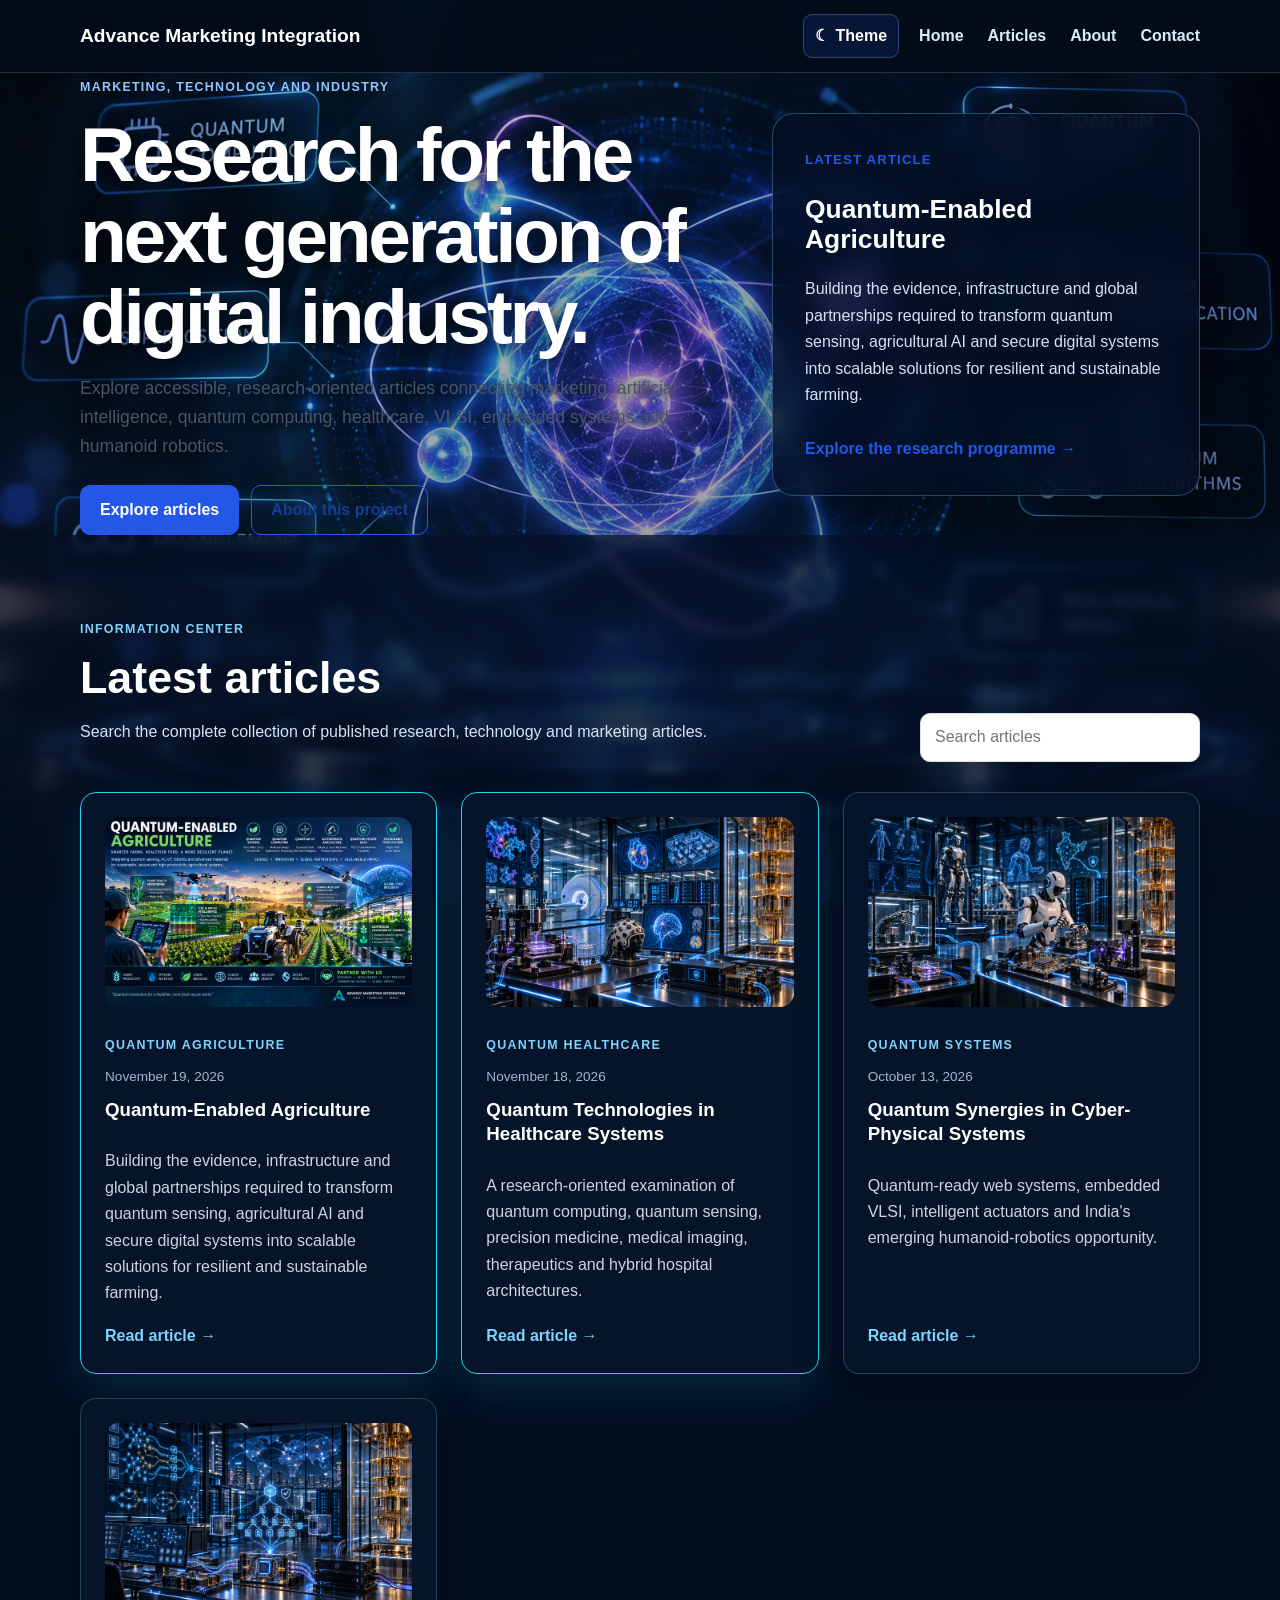
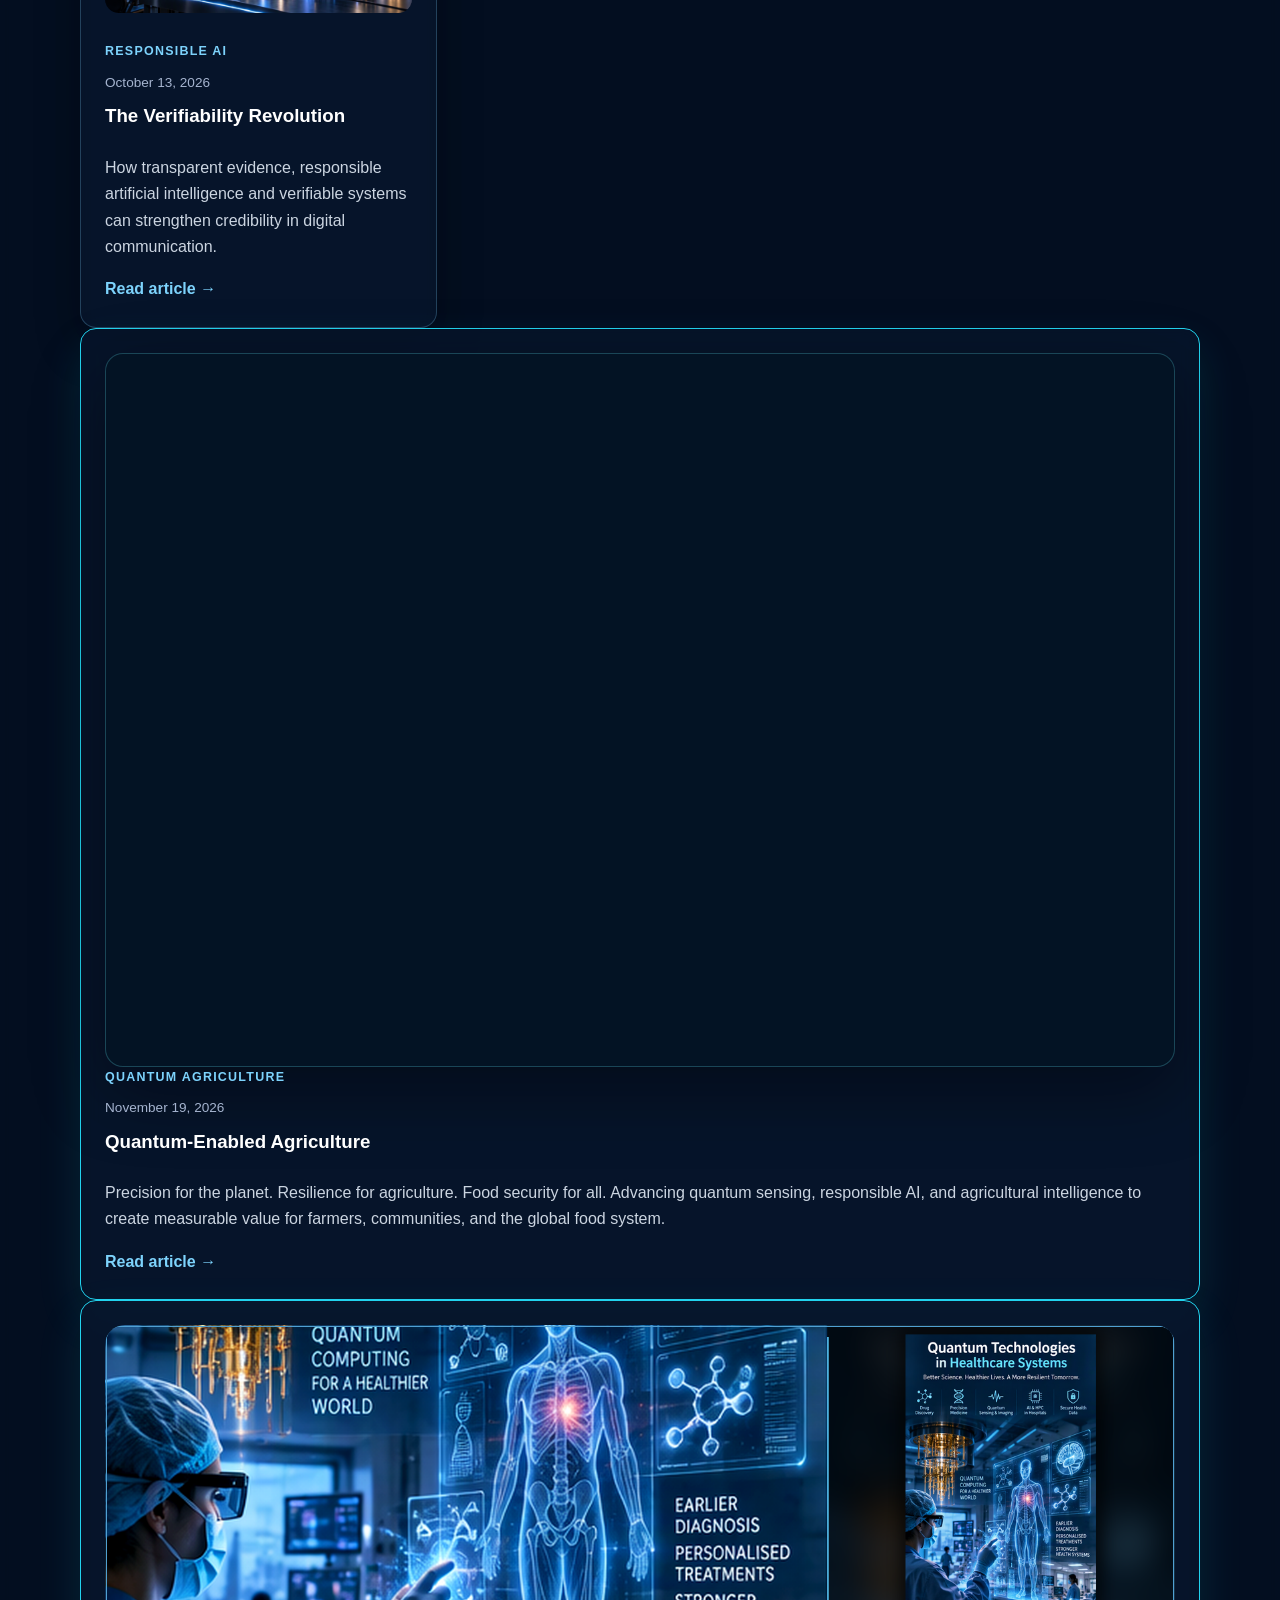
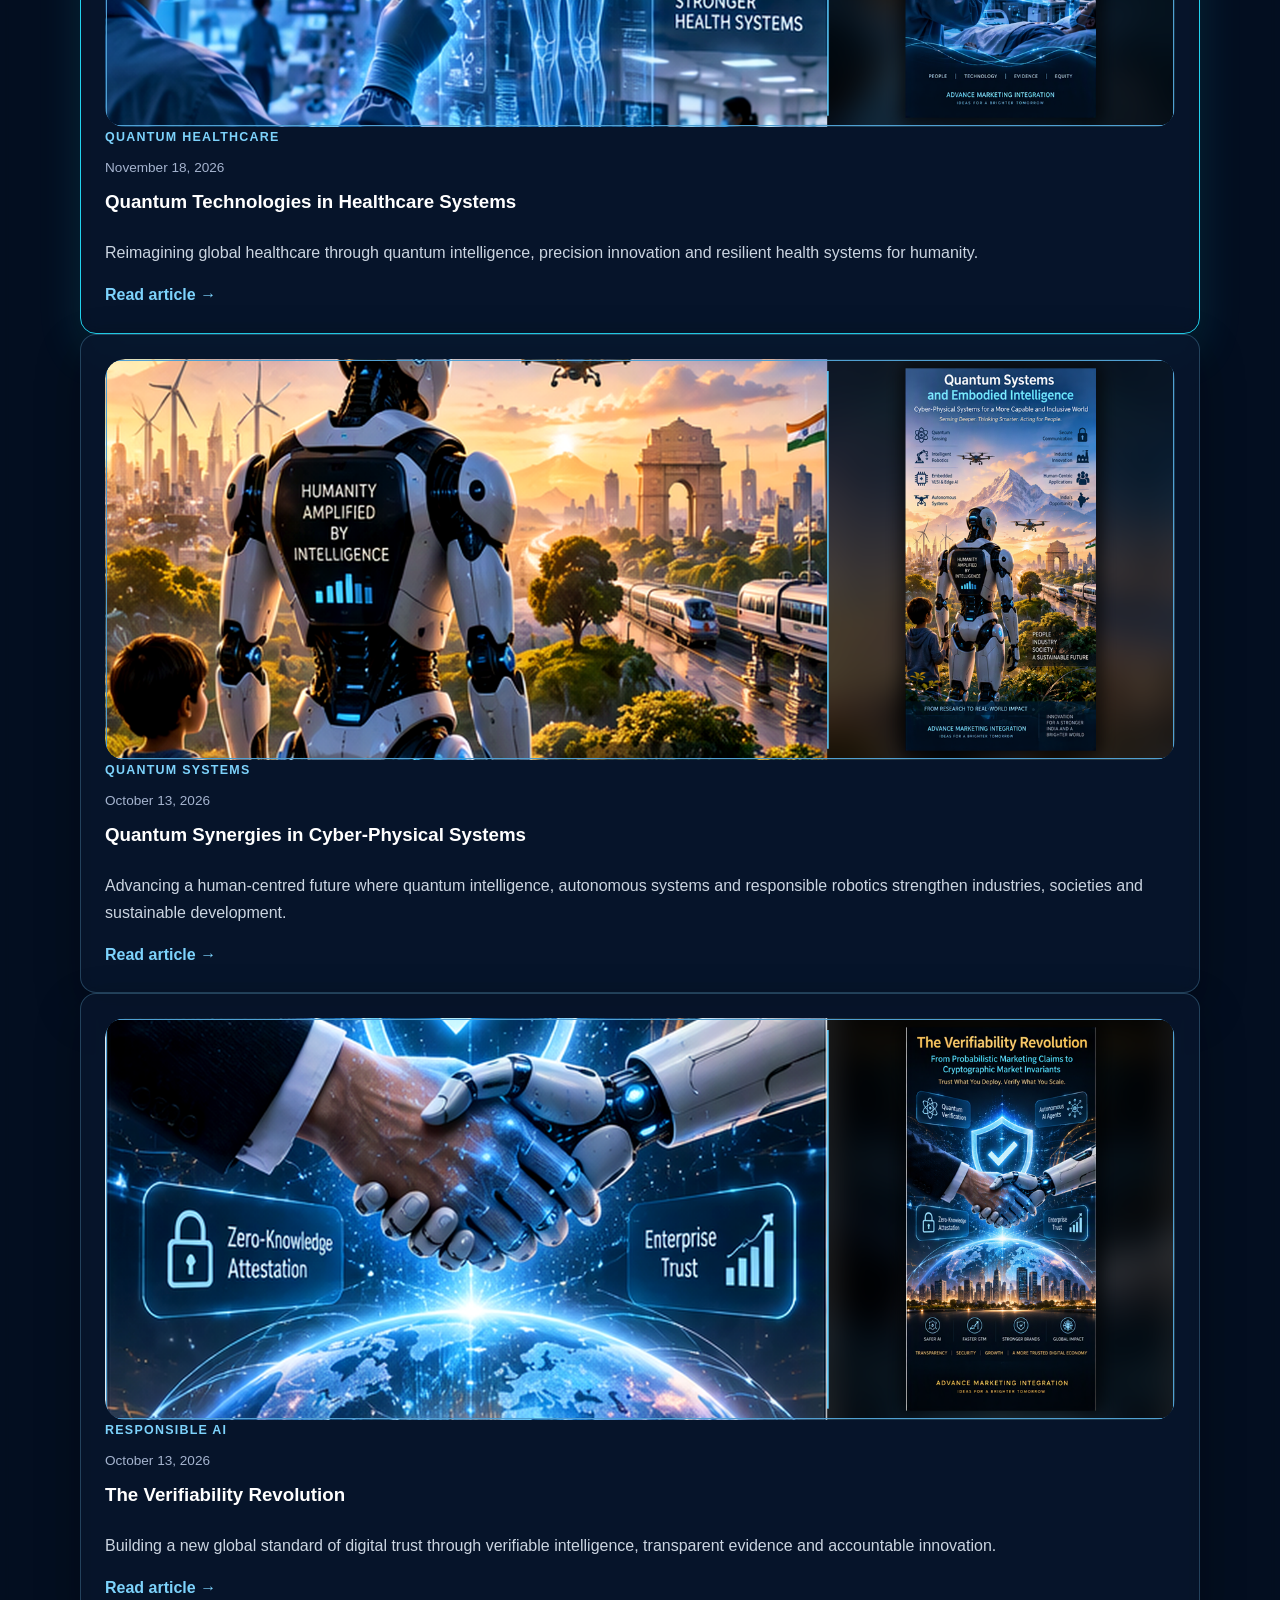
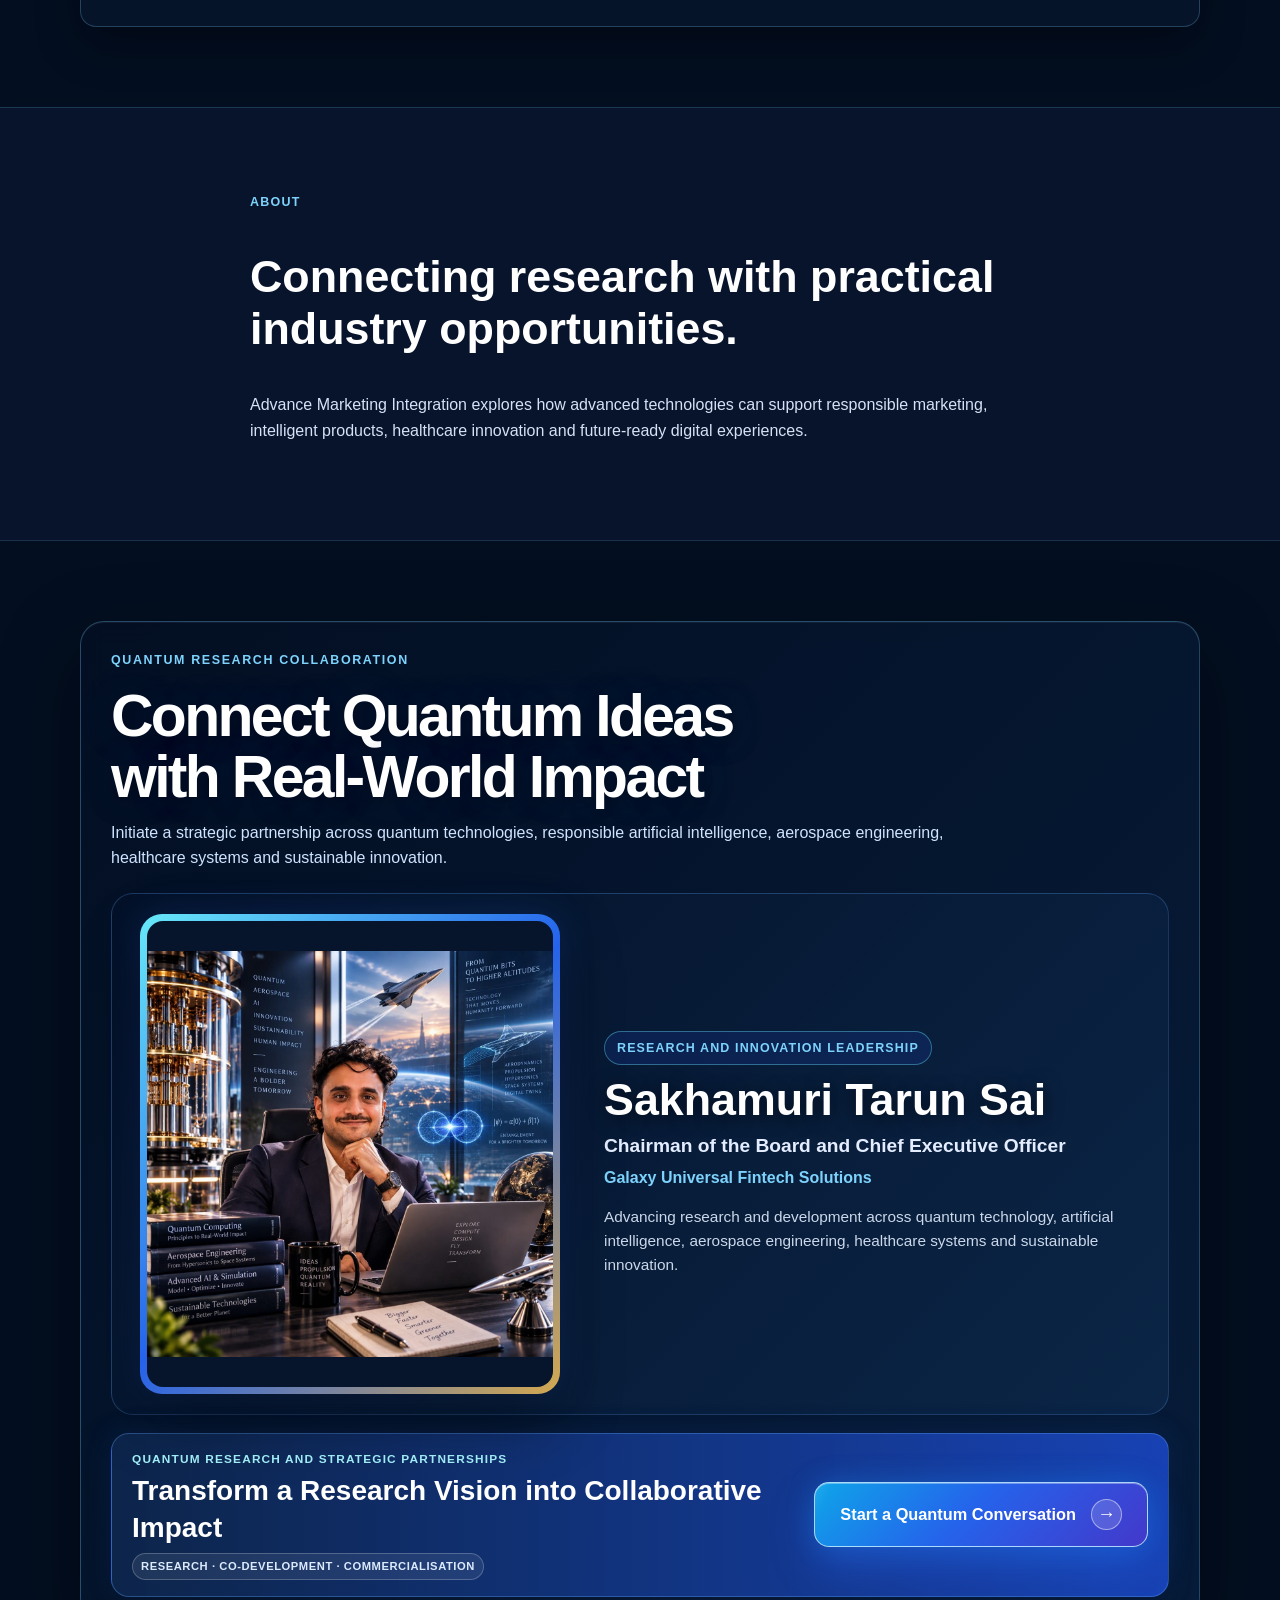
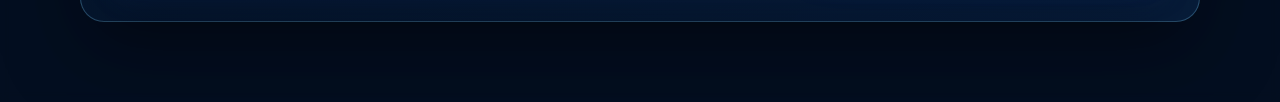
<file: index.html>
<!DOCTYPE html>
<html lang="en">
<head>
  <meta charset="UTF-8">

  <meta
    name="viewport"
    content="width=device-width, initial-scale=1.0"
  >

  <meta
    name="description"
    content="Research-oriented articles on marketing, artificial intelligence, quantum computing, healthcare, VLSI, embedded systems and humanoid robotics."
  >

  <meta name="robots" content="index, follow">
  <meta name="author" content="Advance Marketing Integration">
  <meta name="theme-color" content="#071426">

  <link
    rel="canonical"
    href="https://tarunchowdary069-rgb.github.io/AdvanceMarketingIntegration/"
  >

  <meta
    property="og:title"
    content="Advance Marketing Integration"
  >

  <meta
    property="og:description"
    content="Research on marketing, AI, quantum computing, healthcare, embedded systems and robotics."
  >

  <meta property="og:type" content="website">

  <meta
    property="og:url"
    content="https://tarunchowdary069-rgb.github.io/AdvanceMarketingIntegration/"
  >

  <meta
    property="og:image"
    content="https://tarunchowdary069-rgb.github.io/AdvanceMarketingIntegration/images/images/quantum-healthcare-hero.webp"
  >

  <title>
    Advance Marketing Integration | Research and Marketing Updates
  </title>

  <link rel="stylesheet" href="style.css">

  <style>
    /*
      This section ensures that all three article cards appear
      in one row on large screens.
    */

    .cards {
      display: grid;
      grid-template-columns: repeat(3, minmax(0, 1fr));
      gap: 1.5rem;
      align-items: stretch;
    }

    .card {
      display: flex;
      flex-direction: column;
      min-width: 0;
    }

    .card p {
      flex-grow: 1;
    }

    .card-link {
      margin-top: auto;
    }

    /*
      Optional image displayed on the healthcare article card.
    */

    .card-image {
      width: 100%;
      height: 190px;
      margin-bottom: 1.25rem;
      border-radius: 14px;
      object-fit: cover;
    }

    /*
      Ensure the newest healthcare article receives
      slightly stronger visual emphasis.
    */

    .card-newest {
      border-color: #22d3ee;
      box-shadow: 0 18px 45px rgba(34, 211, 238, 0.12);
    }

    /*
      Two cards per row on tablets.
    */

    @media (max-width: 980px) {
      .cards {
        grid-template-columns: repeat(2, minmax(0, 1fr));
      }
    }

    /*
      One card per row on phones.
    */

    @media (max-width: 680px) {
      .cards {
        grid-template-columns: 1fr;
      }

      .card-image {
        height: 210px;
      }
    }
  </style>

  <script>
    try {
      const savedTheme = localStorage.getItem("ami-theme");

      const preferredTheme =
        window.matchMedia("(prefers-color-scheme: dark)").matches
          ? "dark"
          : "light";

      document.documentElement.dataset.theme =
        savedTheme || preferredTheme;
    } catch (error) {
      document.documentElement.dataset.theme = "dark";
    }
  </script>
</head>

<body>
  <a class="skip-link" href="#mainContent">
    Skip to main content
  </a>

  <!-- Header and navigation -->
  <header class="header">
    <div class="container nav">
      <a class="brand" href="#home">
        Advance Marketing Integration
      </a>

      <div class="nav-actions">
        <button
          class="theme-toggle"
          id="themeToggle"
          type="button"
          aria-label="Switch color theme"
        >
          <span id="themeIcon" aria-hidden="true">☾</span>
          <span class="theme-label">Theme</span>
        </button>

        <button
          class="menu-button"
          id="menuButton"
          type="button"
          aria-controls="mainNav"
          aria-expanded="false"
          aria-label="Open navigation"
        >
          ☰
        </button>
      </div>

      <nav id="mainNav" aria-label="Main navigation">
        <a href="#home">Home</a>
        <a href="#updates">Articles</a>
        <a href="#about">About</a>
        <a href="#contact">Contact</a>
      </nav>
    </div>
  </header>

  <main id="mainContent">
    <!-- Hero section -->
    <section id="home" class="hero">
      <div class="container hero-grid">
        <div>
          <span class="tag">
            Marketing, technology and industry
          </span>

          <h1>
            Research for the next generation of digital industry.
          </h1>

          <p class="hero-copy">
            Explore accessible, research-oriented articles connecting
            marketing, artificial intelligence, quantum computing,
            healthcare, VLSI, embedded systems and humanoid robotics.
          </p>

          <div class="hero-actions">
            <a class="button" href="#updates">
              Explore articles
            </a>

            <a class="button button-secondary" href="#about">
              About this project
            </a>
          </div>
        </div>

       <!-- Latest featured article: Quantum-Enabled Agriculture -->
        <aside
          class="featured"
          aria-labelledby="featuredTitle"
        >
         <small>LATEST ARTICLE</small>

<h2 id="featuredTitle">
  Quantum-Enabled Agriculture
</h2>

          <p>
  Building the evidence, infrastructure and global partnerships
  required to transform quantum sensing, agricultural AI and
  secure digital systems into scalable solutions for resilient
  and sustainable farming.
</p>

         <a
  class="featured-link"
  href="quantum-enabled-agriculture.html"
>
  Explore the research programme →
</a>
        </aside>
      </div>
    </section>

    <!-- Articles section -->
    <section id="updates" class="section">
      <div class="container">
        <div class="section-heading">
          <div>
            <span class="tag">Information center</span>

            <h2>Latest articles</h2>

            <p>
              Search the complete collection of published research,
              technology and marketing articles.
            </p>
          </div>

          <div class="article-tools">
            <label class="visually-hidden" for="searchInput">
              Search articles
            </label>

            <input
              id="searchInput"
              type="search"
              placeholder="Search articles"
              autocomplete="off"
            >

           
          </div>
        </div>

        <!-- All three articles are displayed in one row on desktop -->
        <div class="cards" id="articleGrid">

  
<!-- Article 1: Quantum-Enabled Agriculture -->
<article
  class="card card-newest"
  data-search="quantum agriculture farming sensing artificial intelligence ai irrigation digital twins cybersecurity sustainable development"
>
  <a
    class="card-image-link"
    href="quantum-enabled-agriculture.html"
    aria-label="Read Quantum-Enabled Agriculture"
  >
    <img
      class="card-image"
      src="images/images/quantum-agriculture-hero.webp"
      alt="Quantum-enabled agriculture integrating precision farming, crop intelligence, agricultural robotics, secure digital infrastructure and advanced computing."
      loading="eager"
      decoding="async"
      width="1600"
      height="900"
    >
  </a>

  <span class="tag">
    Quantum Agriculture
  </span>

  <time datetime="2026-11-19">
    November 19, 2026
  </time>

  <h3>
    Quantum-Enabled Agriculture
  </h3>

  <p>
    Building the evidence, infrastructure and global partnerships
    required to transform quantum sensing, agricultural AI and secure
    digital systems into scalable solutions for resilient and
    sustainable farming.
  </p>

  <a
    class="card-link"
    href="quantum-enabled-agriculture.html"
  >
    Read article →
  </a>
</article>
          <!-- Article 2: Quantum healthcare -->
  <article
    class="card card-newest"
    data-search="quantum technologies healthcare systems computing sensing medical imaging precision medicine therapeutics hospitals"
  >
    <a
      class="card-image-link"
      href="quantum-technologies-healthcare-systems.html"
      aria-label="Read Quantum Technologies in Healthcare Systems"
    >
      <img
        class="card-image"
        src="images/images/quantum-healthcare-hero.webp"
        alt="Conceptual representation of quantum technology applications in healthcare"
        loading="eager"
        decoding="async"
      >
    </a>

    <span class="tag">Quantum healthcare</span>

    <time datetime="2026-11-18">
      November 18, 2026
    </time>

    <h3>
      Quantum Technologies in Healthcare Systems
    </h3>

    <p>
      A research-oriented examination of quantum computing,
      quantum sensing, precision medicine, medical imaging,
      therapeutics and hybrid hospital architectures.
    </p>

    <a
      class="card-link"
      href="quantum-technologies-healthcare-systems.html"
    >
      Read article →
    </a>
  </article>


  <!-- Article 3: Quantum robotics and cyber-physical systems -->
  <article
    class="card"
    data-search="quantum cyber physical systems humanoid robotics vlsi embedded technology marketing"
  >
    <a
      class="card-image-link"
      href="future-of-search-marketing.html"
      aria-label="Read Quantum Synergies in Cyber-Physical Systems"
    >
      <img
        class="card-image"
        src="images/images/quantum-robotics-hero.png"
        alt="Quantum computing, embedded electronics and intelligent robotics laboratory"
        loading="lazy"
        decoding="async"
      >
    </a>

    <span class="tag">Quantum systems</span>

    <time datetime="2026-10-13">
      October 13, 2026
    </time>

    <h3>
      Quantum Synergies in Cyber-Physical Systems
    </h3>

    <p>
      Quantum-ready web systems, embedded VLSI,
      intelligent actuators and India's emerging
      humanoid-robotics opportunity.
    </p>

    <a
      class="card-link"
      href="future-of-search-marketing.html"
    >
      Read article →
    </a>
  </article>


  <!-- Article 4: Verifiability Revolution -->
  <article
    class="card"
    data-search="verifiability artificial intelligence responsible AI marketing trust transparency evidence"
  >
    <a
      class="card-image-link"
      href="verifiability-revolution.html"
      aria-label="Read The Verifiability Revolution"
    >
      <img
        class="card-image"
        src="images/images/verifiability-ai-hero.png"
        alt="Verifiable artificial intelligence, transparent evidence systems and secure computing infrastructure"
        loading="lazy"
        decoding="async"
      >
    </a>

    <span class="tag">Responsible AI</span>

    <time datetime="2026-10-13">
      October 13, 2026
    </time>

    <h3>
      The Verifiability Revolution
    </h3>

    <p>
      How transparent evidence, responsible artificial
      intelligence and verifiable systems can strengthen
      credibility in digital communication.
    </p>

    <a
      class="card-link"
      href="verifiability-revolution.html"
    >
      Read article →
    </a>
  </article>

</div>
<!-- Article 1: Quantum-Enabled Agriculture -->
<article
  class="card card-newest"
  data-search="quantum agriculture farming precision farming quantum sensing agricultural artificial intelligence ai irrigation water management digital twins cybersecurity robotics sustainable development"
>
  <a
    class="card-image-link"
    href="quantum-enabled-agriculture.html"
    aria-label="Read Quantum-Enabled Agriculture"
  >
    <img
  class="featured-image"
  src="images/images/quantum-agriculture-featured.png"
  alt="Quantum agriculture research programme integrating precision farming, crop intelligence, autonomous machinery, secure connectivity, smart irrigation and sustainable food systems."
  loading="eager"
  decoding="async"
  width="1536"
  height="1024"
>
  </a>

  <span class="tag">
    Quantum Agriculture
  </span>

  <time datetime="2026-11-19">
    November 19, 2026
  </time>

  <h3>
    Quantum-Enabled Agriculture
  </h3>

  <p>
    Precision for the planet. Resilience for agriculture. Food security for all.​‌
Advancing quantum sensing, responsible AI, and agricultural intelligence to create measurable value for farmers, communities, and the global food system.
  </p>

  <a
    class="card-link"
    href="quantum-enabled-agriculture.html"
  >
    Read article →
  </a>
</article>
          <!-- Article 2: New healthcare article -->
          <article
            class="card card-newest"
            data-search="quantum technologies healthcare systems computing sensing medical imaging precision medicine therapeutics hospitals"
          >
 <img
    class="card-image information-banner"
    src="images/images/quantum_healthcare_maximum_information_banner_1600x600.png"
    alt="Quantum technologies in healthcare systems cover banner"
    loading="lazy"
    decoding="async"
  >

            <span class="tag">Quantum healthcare</span>

            <time datetime="2026-11-18">
              November 18, 2026
            </time>

            <h3>
              Quantum Technologies in Healthcare Systems
            </h3>

            <p>
                Reimagining global healthcare through quantum intelligence,
  precision innovation and resilient health systems for humanity.
            </p>

            <a
              class="card-link"
              href="quantum-technologies-healthcare-systems.html"
            >
              Read article →
            </a>
          </article>

          <!-- Article 3: Quantum cyber-physical systems -->
          <article
            class="card"
            data-search="quantum cyber physical systems humanoid robotics vlsi embedded technology marketing"
          >
          <a
  class="card-image-link"
  href="future-of-search-marketing.html"
  aria-label="Read Quantum Synergies in Cyber-Physical Systems"
>
 <img
  class="card-image information-banner"
  src="images/images/quantum_robotics_maximum_information_banner_1600x600.png"
  alt="Quantum robotics and cyber-physical systems cover banner"
  loading="lazy"
  decoding="async"
>
</a>  
          <span class="tag">Quantum systems</span>

            <time datetime="2026-10-13">
              October 13, 2026
            </time>

            <h3>
              Quantum Synergies in Cyber-Physical Systems
            </h3>

            <p>
              Advancing a human-centred future where quantum intelligence,
  autonomous systems and responsible robotics strengthen industries,
  societies and sustainable development.
            </p>

            <a
              class="card-link"
              href="future-of-search-marketing.html"
            >
              Read article →
            </a>
          </article>

          <!-- Article 4: Verifiability Revolution -->
          <article
            class="card"
            data-search="verifiability artificial intelligence responsible AI marketing trust transparency evidence"
          >
          <a
  class="card-image-link"
  href="verifiability-revolution.html"
  aria-label="Read The Verifiability Revolution"
>
<img
  class="card-image information-banner"
  src="images/images/verifiability_maximum_information_banner_1600x600.png"
  alt="Verifiability and responsible artificial intelligence cover banner"
  loading="lazy"
  decoding="async"
>
</a>  
          <span class="tag">Responsible AI</span>

            <time datetime="2026-10-13">
              October 13, 2026
            </time>

            <h3>
              The Verifiability Revolution
            </h3>

            <p>
               Building a new global standard of digital trust through verifiable
  intelligence, transparent evidence and accountable innovation.
            </p>

            <a
              class="card-link"
              href="verifiability-revolution.html"
            >
              Read article →
            </a>
          </article>
        </div>

        <p
          id="emptyMessage"
          class="empty-message"
          role="status"
          hidden
        >
          No articles matched your search.
        </p>
      </div>
    </section>

    <!-- About section -->
    <section id="about" class="section alt">
      <div class="container narrow">
        <span class="tag">About</span>

        <h2>
          Connecting research with practical industry opportunities.
        </h2>

        <p>
          Advance Marketing Integration explores how advanced
          technologies can support responsible marketing,
          intelligent products, healthcare innovation and
          future-ready digital experiences.
        </p>
      </div>
    </section>

    <!-- Quantum research collaboration and leadership section -->
<section
  id="contact"
  class="section contact-section"
  aria-labelledby="contactTitle"
>
  <div class="container">
    <div class="contact contact-profile-section">

      <!-- Strong collaboration caption -->
      <header class="contact-intro">
        <span class="tag">
          Quantum Research Collaboration
        </span>

        <h2 id="contactTitle">
          Connect Quantum Ideas with Real-World Impact
        </h2>

        <p class="contact-innovation-caption">
          Initiate a strategic partnership across quantum technologies,
          responsible artificial intelligence, aerospace engineering,
          healthcare systems and sustainable innovation.
        </p>
      </header>

      <!-- Leadership profile -->
      <div class="contact-leader">
        <figure class="contact-photo-frame">
          <img
            class="contact-profile-photo"
            src="images/images/tarun-sai-profile.jpeg"
            alt="Professional portrait in a quantum-computing and aerospace technology environment"
            loading="lazy"
            decoding="async"
            width="1254"
            height="1254"
          >
        </figure>

        <div class="contact-leader-details">
          <span class="contact-role-label">
            Research and Innovation Leadership
          </span>

          <h3>Sakhamuri Tarun Sai</h3>

          <p class="contact-primary-role">
            Chairman of the Board and Chief Executive Officer
          </p>

          <p class="contact-organisation">
            Galaxy Universal Fintech Solutions
          </p>

          <p class="contact-focus">
            Advancing research and development across quantum technology,
            artificial intelligence, aerospace engineering, healthcare
            systems and sustainable innovation.
          </p>
        </div>
      </div>

      <!-- Collaboration contact panel -->
      <div class="contact-email-panel">
        <div class="contact-email-copy">
          <span class="contact-email-eyebrow">
            Quantum Research and Strategic Partnerships
          </span>

          <strong>
            Transform a Research Vision into Collaborative Impact
          </strong>

          <small>
            Research · Co-development · Commercialisation
          </small>
        </div>

        <a
          class="button email-button quantum-contact-button"
          href="mailto:tarunchowdary069@gmail.com?subject=Quantum%20Research%20and%20Strategic%20Collaboration"
          aria-label="Start a quantum research and strategic collaboration conversation by email"
        >
          <span>Start a Quantum Conversation</span>

          <span
            class="quantum-button-arrow"
            aria-hidden="true"
          >
            →
          </span>
        </a>
      </div>

    </div>
  </div>
</section>
      </button>
    </div>

   
  <script>
    /*
      Mobile navigation
    */

    const menuButton = document.querySelector("#menuButton");
    const mainNav = document.querySelector("#mainNav");

    if (menuButton && mainNav) {
      menuButton.addEventListener("click", () => {
        const open = mainNav.classList.toggle("open");

        menuButton.setAttribute(
          "aria-expanded",
          String(open)
        );
      });

      mainNav.querySelectorAll("a").forEach((link) => {
        link.addEventListener("click", () => {
          mainNav.classList.remove("open");
          menuButton.setAttribute("aria-expanded", "false");
        });
      });
    }

    /*
      Light and dark theme
    */

    const themeToggle =
      document.querySelector("#themeToggle");

    const themeIcon =
      document.querySelector("#themeIcon");

    function updateThemeIcon() {
      if (!themeIcon) {
        return;
      }

      themeIcon.textContent =
        document.documentElement.dataset.theme === "dark"
          ? "☀"
          : "☾";
    }

    updateThemeIcon();

    if (themeToggle) {
      themeToggle.addEventListener("click", () => {
        const currentTheme =
          document.documentElement.dataset.theme;

        const nextTheme =
          currentTheme === "dark" ? "light" : "dark";

        document.documentElement.dataset.theme =
          nextTheme;

        try {
          localStorage.setItem("ami-theme", nextTheme);
        } catch (error) {
          console.warn("Theme preference could not be saved.");
        }

        updateThemeIcon();
      });
    }

    /*
      Article search
    */

    const searchInput =
      document.querySelector("#searchInput");

    const emptyMessage =
      document.querySelector("#emptyMessage");

    if (searchInput && emptyMessage) {
      searchInput.addEventListener("input", () => {
        const query =
          searchInput.value.toLowerCase().trim();

        let visibleCards = 0;

        document
          .querySelectorAll("#articleGrid .card")
          .forEach((card) => {
            const cardText =
              card.textContent.toLowerCase();

            const searchTerms =
              (card.dataset.search || "").toLowerCase();

            const showCard =
              cardText.includes(query) ||
              searchTerms.includes(query);

            card.hidden = !showCard;

            if (showCard) {
              visibleCards += 1;
            }
          });

        emptyMessage.hidden = visibleCards !== 0;
      });
    }

    /*
      Upload-preview dialog
    */

    const dialog =
      document.querySelector("#uploadDialog");

    const openDialogButton =
      document.querySelector("#openUploadDialog");

    const closeDialogButton =
      document.querySelector("#closeUploadDialog");

    const cancelUploadButton =
      document.querySelector("#cancelUpload");

    if (dialog && openDialogButton) {
      openDialogButton.addEventListener("click", () => {
        dialog.showModal();
      });
    }

    if (dialog && closeDialogButton) {
      closeDialogButton.addEventListener("click", () => {
        dialog.close();
      });
    }

    if (dialog && cancelUploadButton) {
      cancelUploadButton.addEventListener("click", () => {
        dialog.close();
      });
    }

    if (dialog) {
      dialog.addEventListener("click", (event) => {
        if (event.target === dialog) {
          dialog.close();
        }
      });
    }

    /*
      Add a temporary preview article card.
      The card is not permanently uploaded to GitHub.
    */

    const articleUploadForm =
      document.querySelector("#articleUploadForm");

    if (articleUploadForm) {
      articleUploadForm.addEventListener(
        "submit",
        (event) => {
          event.preventDefault();

          const title =
            document
              .querySelector("#articleTitle")
              .value
              .trim();

          const summary =
            document
              .querySelector("#articleSummary")
              .value
              .trim();

          const categoryInput =
            document
              .querySelector("#articleCategory")
              .value
              .trim();

          const category =
            categoryInput || "Research article";

          const file =
            document.querySelector("#articleFile").files[0];

          if (!file || !title || !summary) {
            return;
          }

          const fileUrl = URL.createObjectURL(file);

          const card =
            document.createElement("article");

          card.className = "card";

          card.dataset.search =
            `${title} ${summary} ${category}`.toLowerCase();

          const tag =
            document.createElement("span");

          tag.className = "tag";
          tag.textContent = category;

          const time =
            document.createElement("time");

          const currentDate = new Date();

          time.dateTime =
            currentDate.toISOString().slice(0, 10);

          time.textContent =
            currentDate.toLocaleDateString("en-IN", {
              day: "numeric",
              month: "long",
              year: "numeric"
            });

          const heading =
            document.createElement("h3");

          heading.textContent = title;

          const description =
            document.createElement("p");

          description.textContent = summary;

          const articleLink =
            document.createElement("a");

          articleLink.className = "card-link";
          articleLink.href = fileUrl;
          articleLink.target = "_blank";
          articleLink.rel = "noopener";
          articleLink.textContent = "Open preview →";

          card.append(
            tag,
            time,
            heading,
            description,
            articleLink
          );

          const articleGrid =
            document.querySelector("#articleGrid");

          articleGrid.prepend(card);

          event.target.reset();
          dialog.close();

          card.scrollIntoView({
            behavior: "smooth",
            block: "center"
          });
        }
      );
    }

    /*
      Automatically update the footer year
    */

    const year =
      document.querySelector("#year");

    if (year) {
      year.textContent = new Date().getFullYear();
    }
  </script>
</body>
</html>
</file>
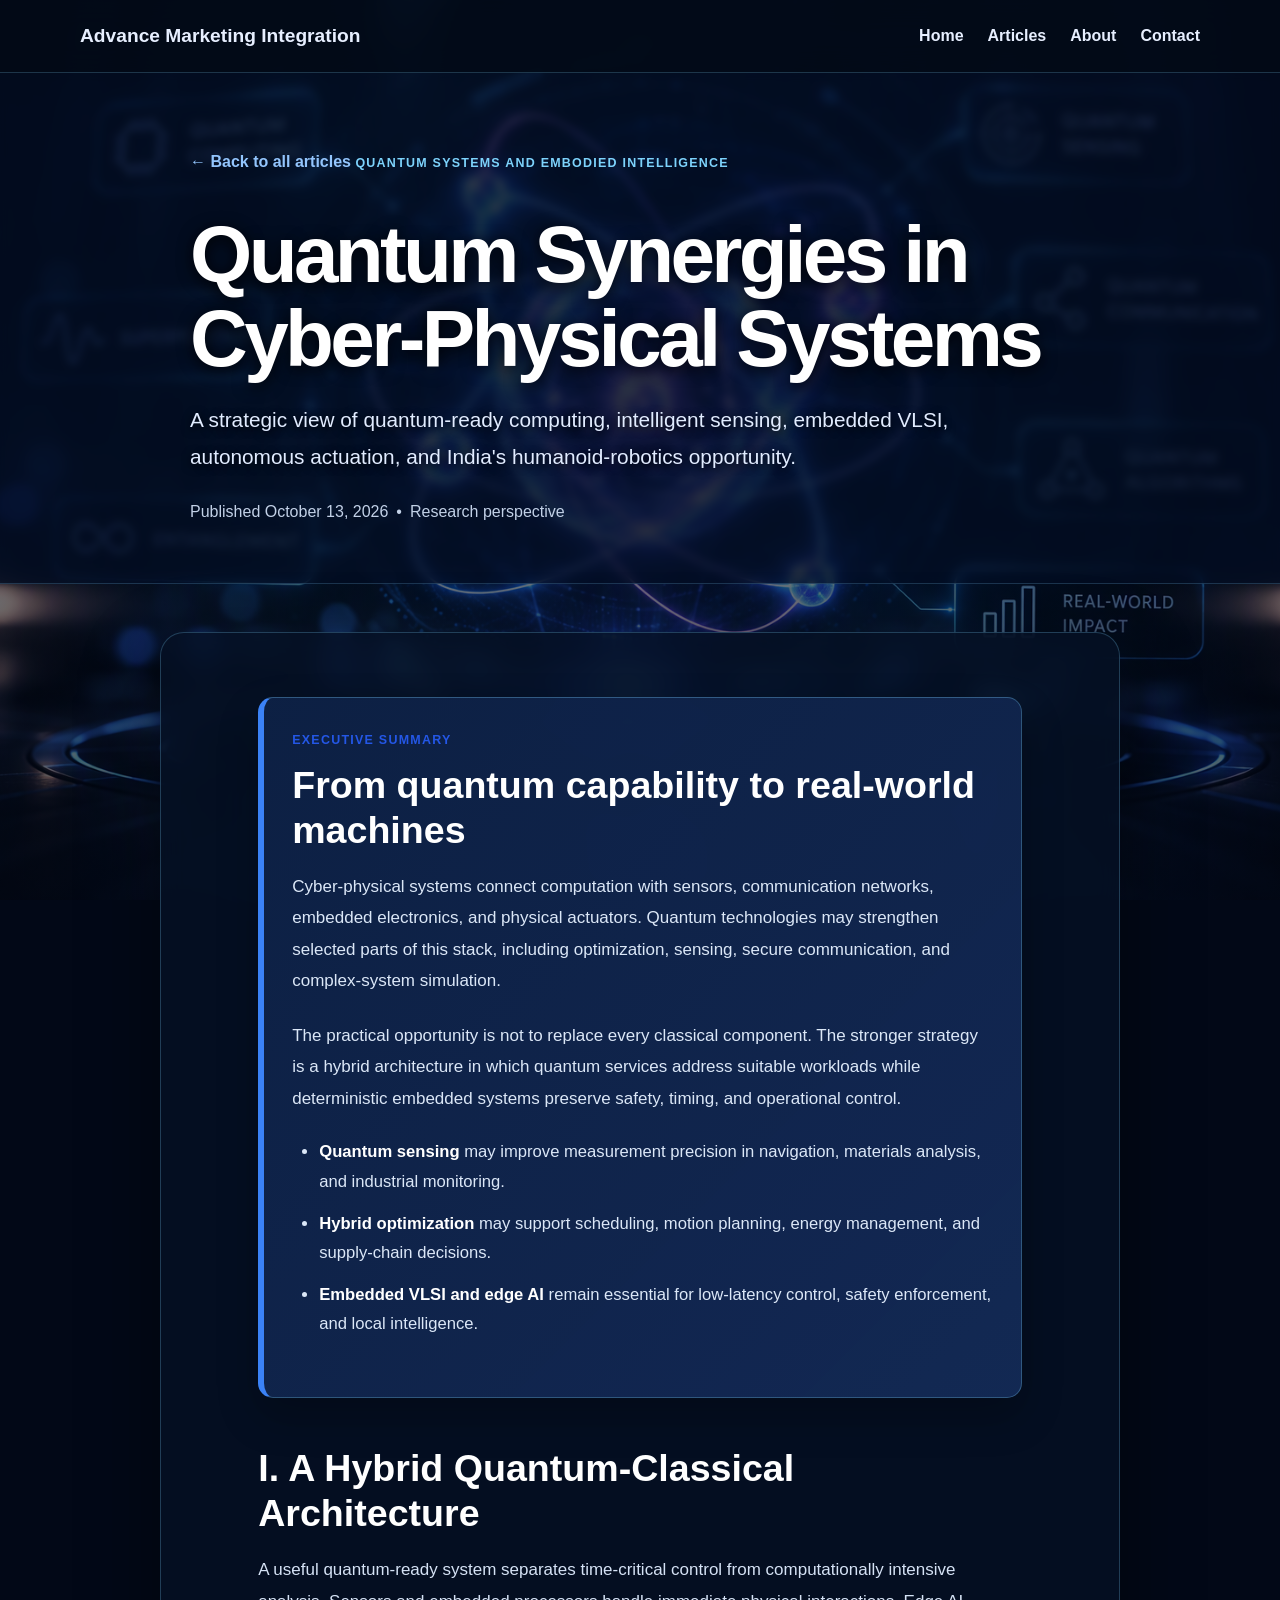
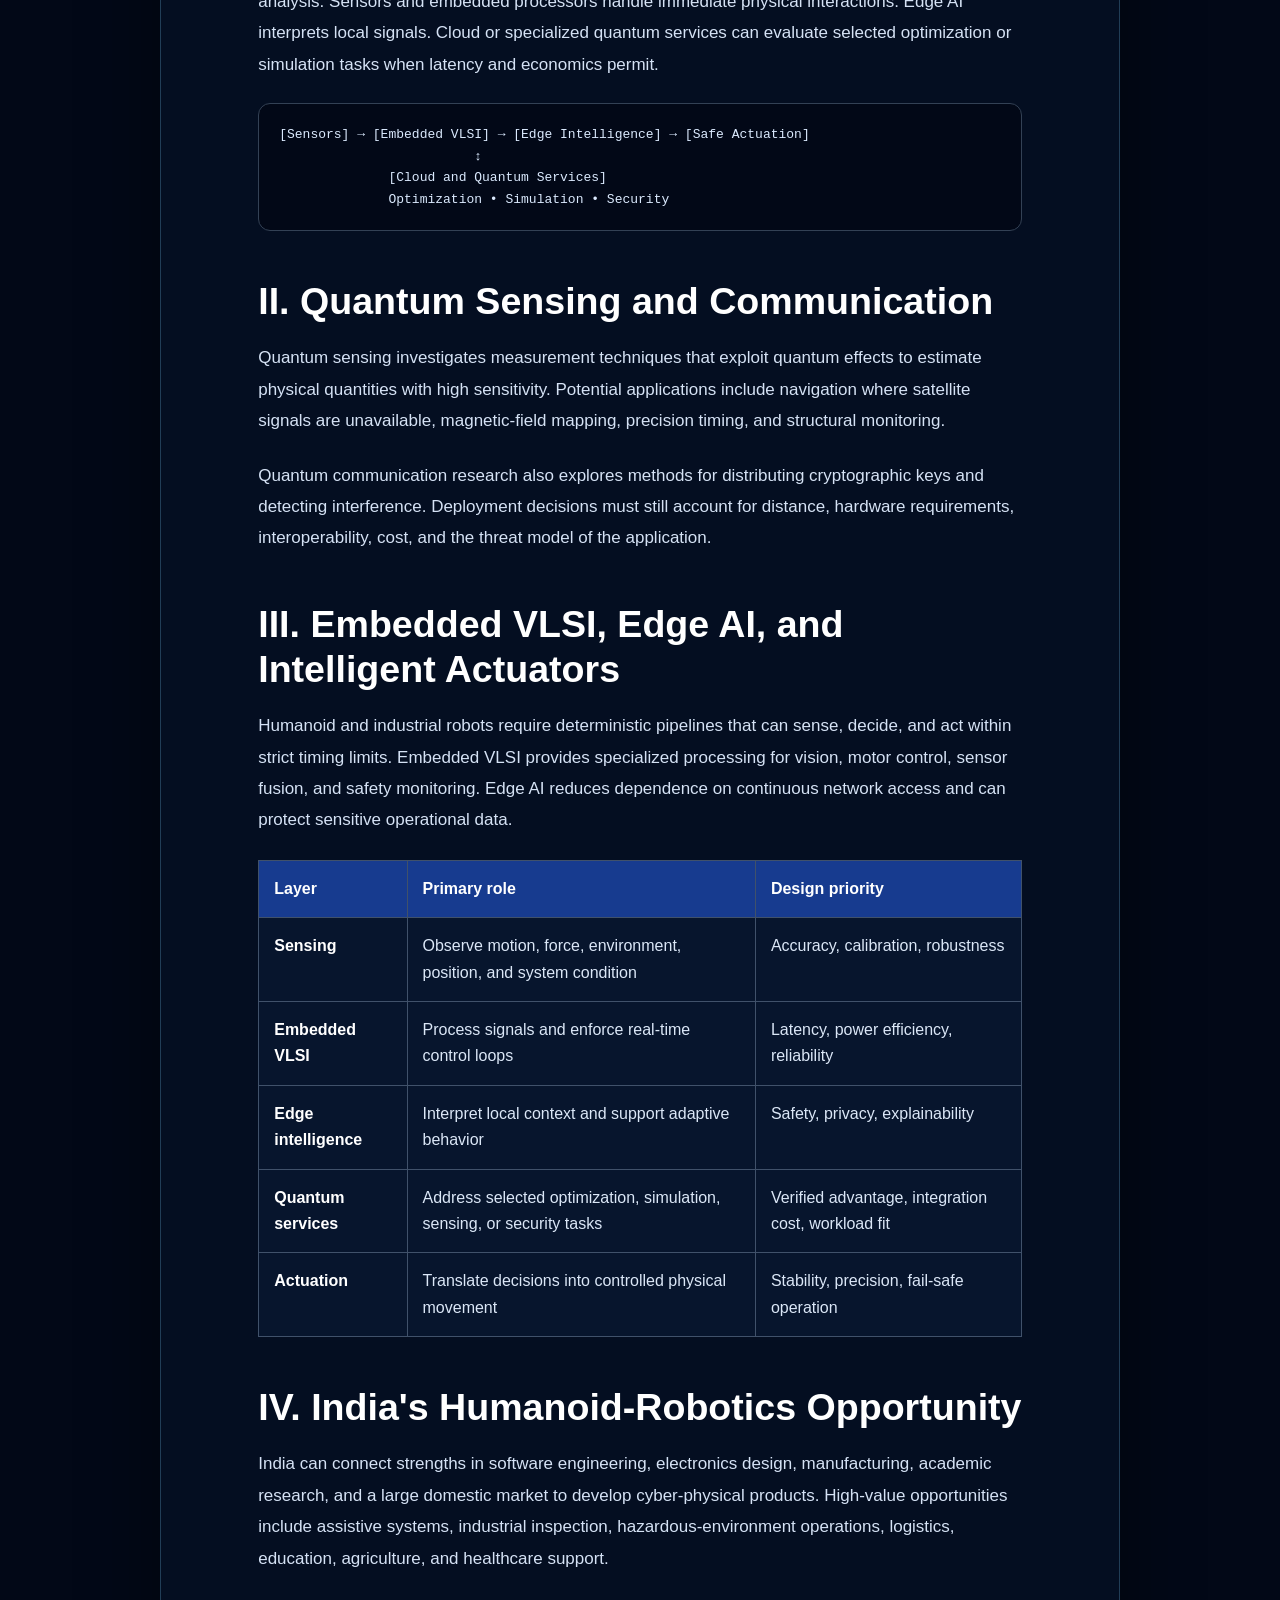
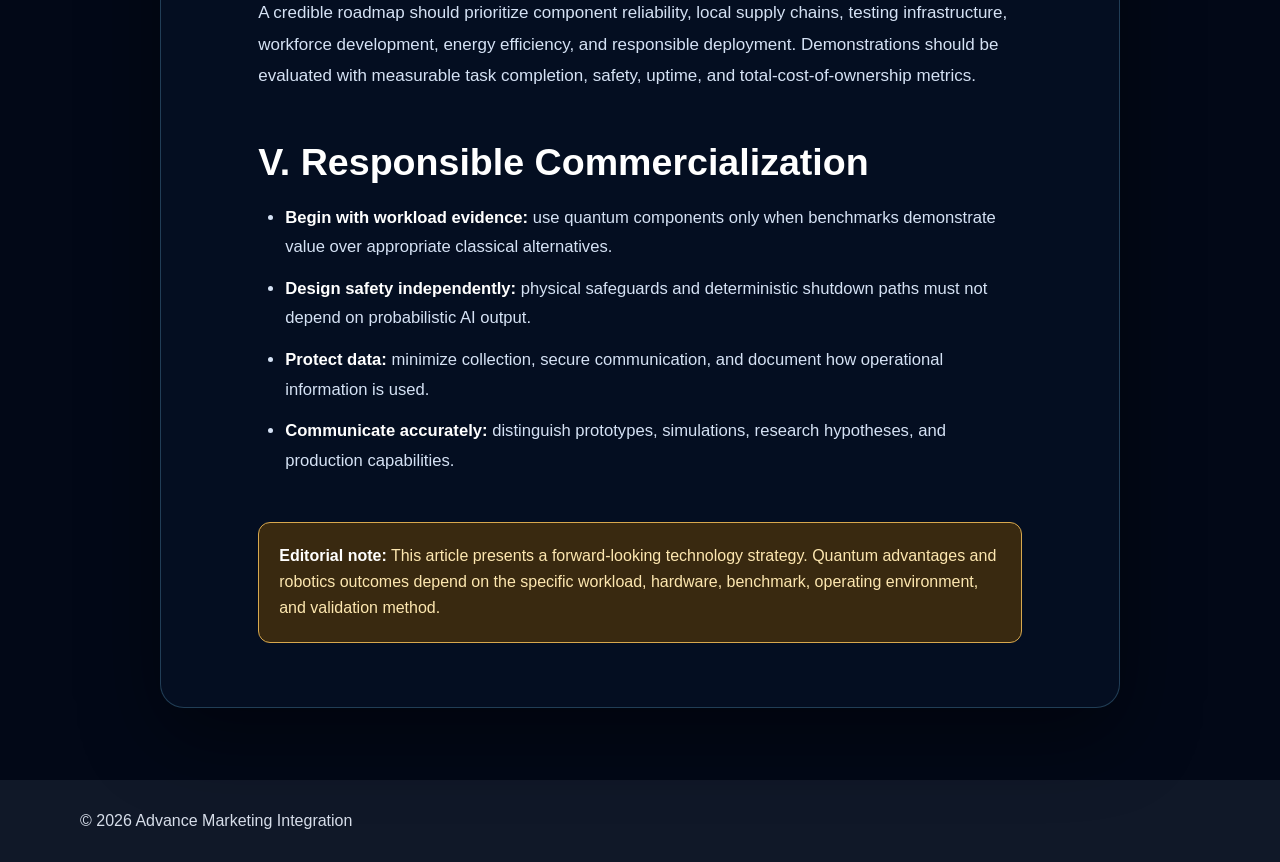
<file: future-of-search-marketing.html>
<!DOCTYPE html>
<html lang="en">
<head>
  <meta charset="UTF-8">
  <meta name="viewport" content="width=device-width, initial-scale=1.0">
  <title>Quantum Synergies in Cyber-Physical Systems | Advance Marketing Integration</title>
  <meta name="description" content="A strategic examination of quantum-ready cyber-physical systems, embedded VLSI, intelligent sensing, autonomous actuation, and India's humanoid-robotics opportunity.">
  <meta name="robots" content="index, follow">
  <link rel="canonical" href="https://tarunchowdary069-rgb.github.io/AdvanceMarketingIntegration/future-of-search-marketing.html">
  <link rel="stylesheet" href="style.css">
</head>
<body class="article-page quantum-article-page">
  <a class="skip-link" href="#articleContent">Skip to article</a>
  <header class="header">
    <div class="container nav">
      <a class="brand" href="index.html">Advance Marketing Integration</a>
      <button class="menu-button" id="menuButton" type="button" aria-controls="mainNav" aria-expanded="false" aria-label="Open navigation">☰</button>
      <nav id="mainNav" aria-label="Main navigation">
        <a href="index.html">Home</a>
        <a href="index.html#updates">Articles</a>
        <a href="index.html#about">About</a>
        <a href="index.html#contact">Contact</a>
      </nav>
    </div>
  </header>

  <main id="articleContent">
    <section class="article-hero">
      <div class="article-wrap">
        <a class="back" href="index.html#updates">← Back to all articles</a>
        <span class="tag">Quantum systems and embodied intelligence</span>
        <h1>Quantum Synergies in Cyber-Physical Systems</h1>
        <p class="subtitle">A strategic view of quantum-ready computing, intelligent sensing, embedded VLSI, autonomous actuation, and India's humanoid-robotics opportunity.</p>
        <div class="article-meta"><span>Published October 13, 2026</span><span aria-hidden="true">•</span><span>Research perspective</span></div>
      </div>
    </section>

    <article class="article">
      <div class="article-wrap">
        <aside class="summary" aria-labelledby="quantumSummaryTitle">
          <span class="tag">Executive summary</span>
          <h2 id="quantumSummaryTitle">From quantum capability to real-world machines</h2>
          <p>Cyber-physical systems connect computation with sensors, communication networks, embedded electronics, and physical actuators. Quantum technologies may strengthen selected parts of this stack, including optimization, sensing, secure communication, and complex-system simulation.</p>
          <p>The practical opportunity is not to replace every classical component. The stronger strategy is a hybrid architecture in which quantum services address suitable workloads while deterministic embedded systems preserve safety, timing, and operational control.</p>
          <ul>
            <li><strong>Quantum sensing</strong> may improve measurement precision in navigation, materials analysis, and industrial monitoring.</li>
            <li><strong>Hybrid optimization</strong> may support scheduling, motion planning, energy management, and supply-chain decisions.</li>
            <li><strong>Embedded VLSI and edge AI</strong> remain essential for low-latency control, safety enforcement, and local intelligence.</li>
          </ul>
        </aside>

        <h2>I. A Hybrid Quantum-Classical Architecture</h2>
        <p>A useful quantum-ready system separates time-critical control from computationally intensive analysis. Sensors and embedded processors handle immediate physical interactions. Edge AI interprets local signals. Cloud or specialized quantum services can evaluate selected optimization or simulation tasks when latency and economics permit.</p>
        <pre class="flow" aria-label="Hybrid system architecture">[Sensors] → [Embedded VLSI] → [Edge Intelligence] → [Safe Actuation]
                         ↕
              [Cloud and Quantum Services]
              Optimization • Simulation • Security</pre>

        <h2>II. Quantum Sensing and Communication</h2>
        <p>Quantum sensing investigates measurement techniques that exploit quantum effects to estimate physical quantities with high sensitivity. Potential applications include navigation where satellite signals are unavailable, magnetic-field mapping, precision timing, and structural monitoring.</p>
        <p>Quantum communication research also explores methods for distributing cryptographic keys and detecting interference. Deployment decisions must still account for distance, hardware requirements, interoperability, cost, and the threat model of the application.</p>

        <h2>III. Embedded VLSI, Edge AI, and Intelligent Actuators</h2>
        <p>Humanoid and industrial robots require deterministic pipelines that can sense, decide, and act within strict timing limits. Embedded VLSI provides specialized processing for vision, motor control, sensor fusion, and safety monitoring. Edge AI reduces dependence on continuous network access and can protect sensitive operational data.</p>
        <div class="responsive-table" role="region" aria-label="Cyber-physical technology roles" tabindex="0">
          <table>
            <thead><tr><th>Layer</th><th>Primary role</th><th>Design priority</th></tr></thead>
            <tbody>
              <tr><td><strong>Sensing</strong></td><td>Observe motion, force, environment, position, and system condition</td><td>Accuracy, calibration, robustness</td></tr>
              <tr><td><strong>Embedded VLSI</strong></td><td>Process signals and enforce real-time control loops</td><td>Latency, power efficiency, reliability</td></tr>
              <tr><td><strong>Edge intelligence</strong></td><td>Interpret local context and support adaptive behavior</td><td>Safety, privacy, explainability</td></tr>
              <tr><td><strong>Quantum services</strong></td><td>Address selected optimization, simulation, sensing, or security tasks</td><td>Verified advantage, integration cost, workload fit</td></tr>
              <tr><td><strong>Actuation</strong></td><td>Translate decisions into controlled physical movement</td><td>Stability, precision, fail-safe operation</td></tr>
            </tbody>
          </table>
        </div>

        <h2>IV. India's Humanoid-Robotics Opportunity</h2>
        <p>India can connect strengths in software engineering, electronics design, manufacturing, academic research, and a large domestic market to develop cyber-physical products. High-value opportunities include assistive systems, industrial inspection, hazardous-environment operations, logistics, education, agriculture, and healthcare support.</p>
        <p>A credible roadmap should prioritize component reliability, local supply chains, testing infrastructure, workforce development, energy efficiency, and responsible deployment. Demonstrations should be evaluated with measurable task completion, safety, uptime, and total-cost-of-ownership metrics.</p>

        <h2>V. Responsible Commercialization</h2>
        <ul>
          <li><strong>Begin with workload evidence:</strong> use quantum components only when benchmarks demonstrate value over appropriate classical alternatives.</li>
          <li><strong>Design safety independently:</strong> physical safeguards and deterministic shutdown paths must not depend on probabilistic AI output.</li>
          <li><strong>Protect data:</strong> minimize collection, secure communication, and document how operational information is used.</li>
          <li><strong>Communicate accurately:</strong> distinguish prototypes, simulations, research hypotheses, and production capabilities.</li>
        </ul>

        <aside class="note"><strong>Editorial note:</strong> This article presents a forward-looking technology strategy. Quantum advantages and robotics outcomes depend on the specific workload, hardware, benchmark, operating environment, and validation method.</aside>
      </div>
    </article>
  </main>

  <footer><div class="container">© <span id="year"></span> Advance Marketing Integration</div></footer>
  <script>
    document.getElementById("year").textContent = new Date().getFullYear();
    const menuButton = document.getElementById("menuButton");
    const mainNav = document.getElementById("mainNav");
    if (menuButton && mainNav) menuButton.addEventListener("click", () => {
      const open = mainNav.classList.toggle("open");
      menuButton.setAttribute("aria-expanded", String(open));
    });
  </script>
</body>
</html>
</file>
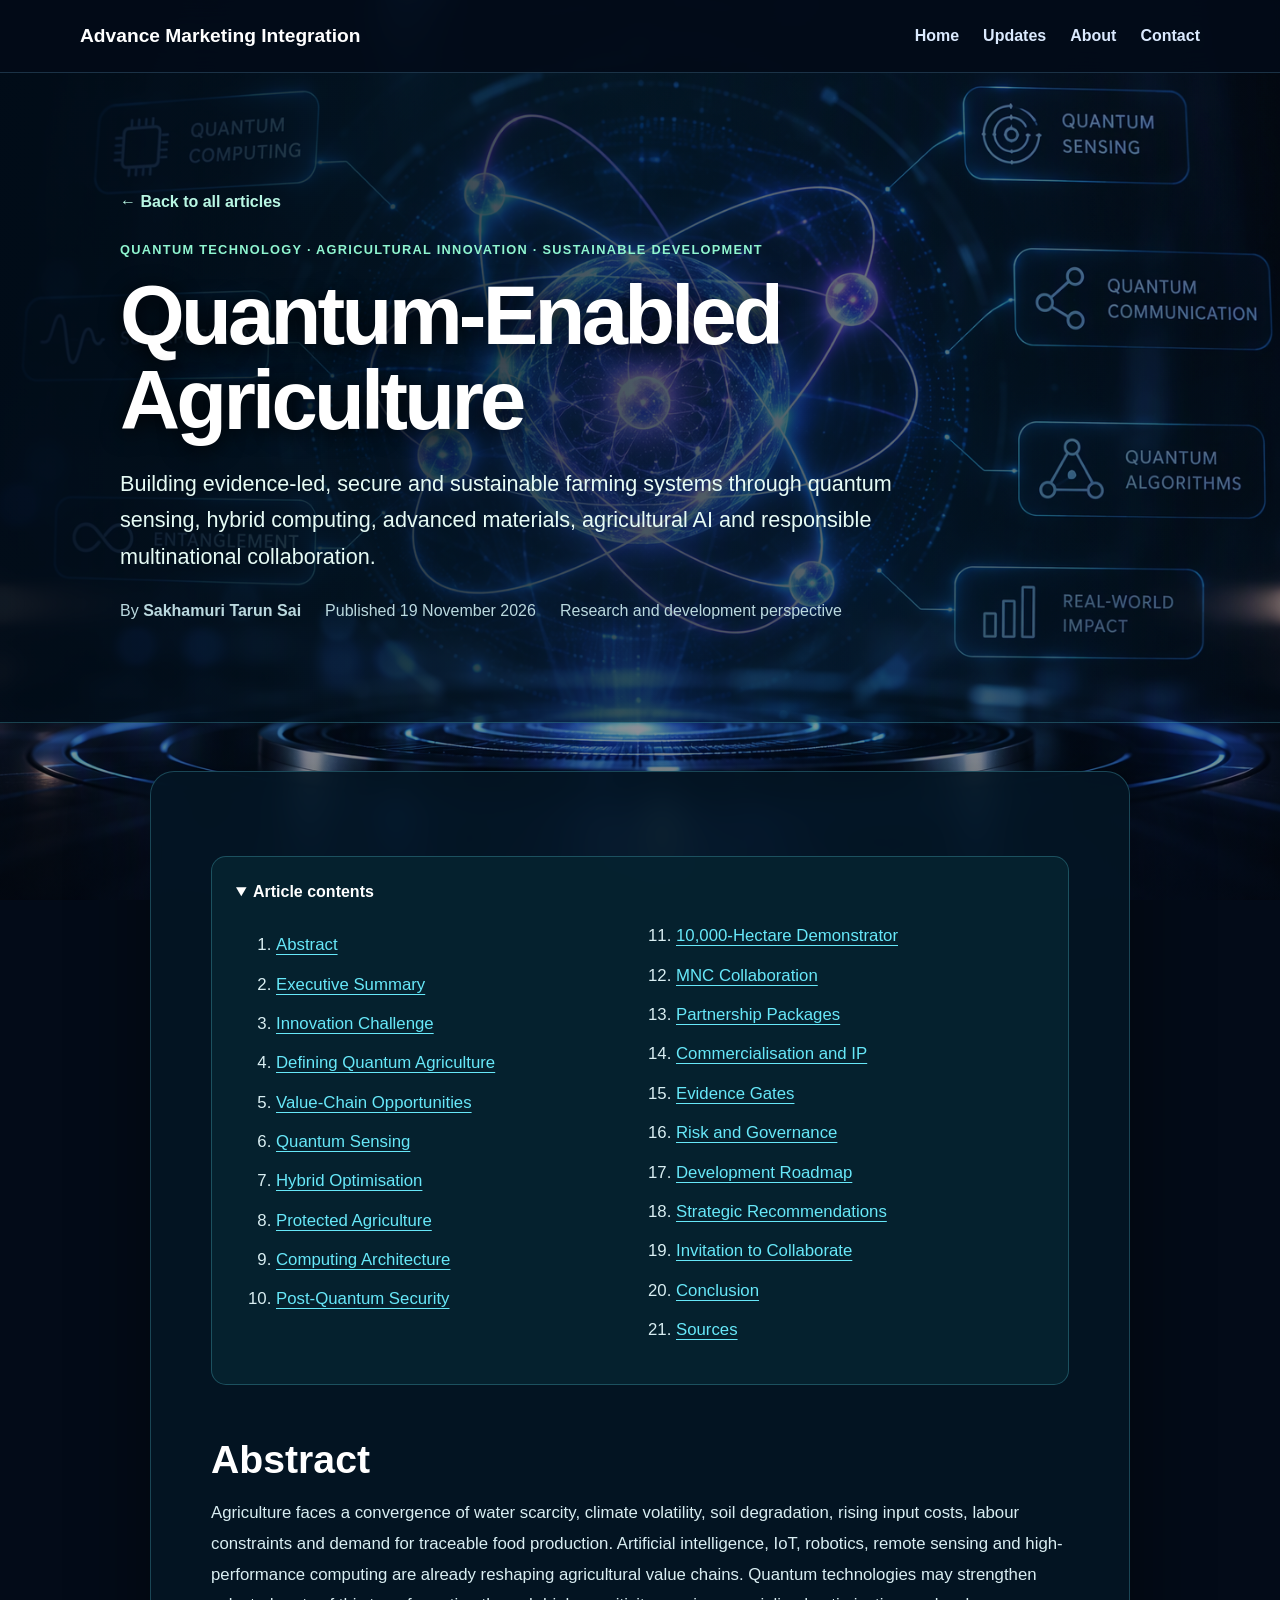
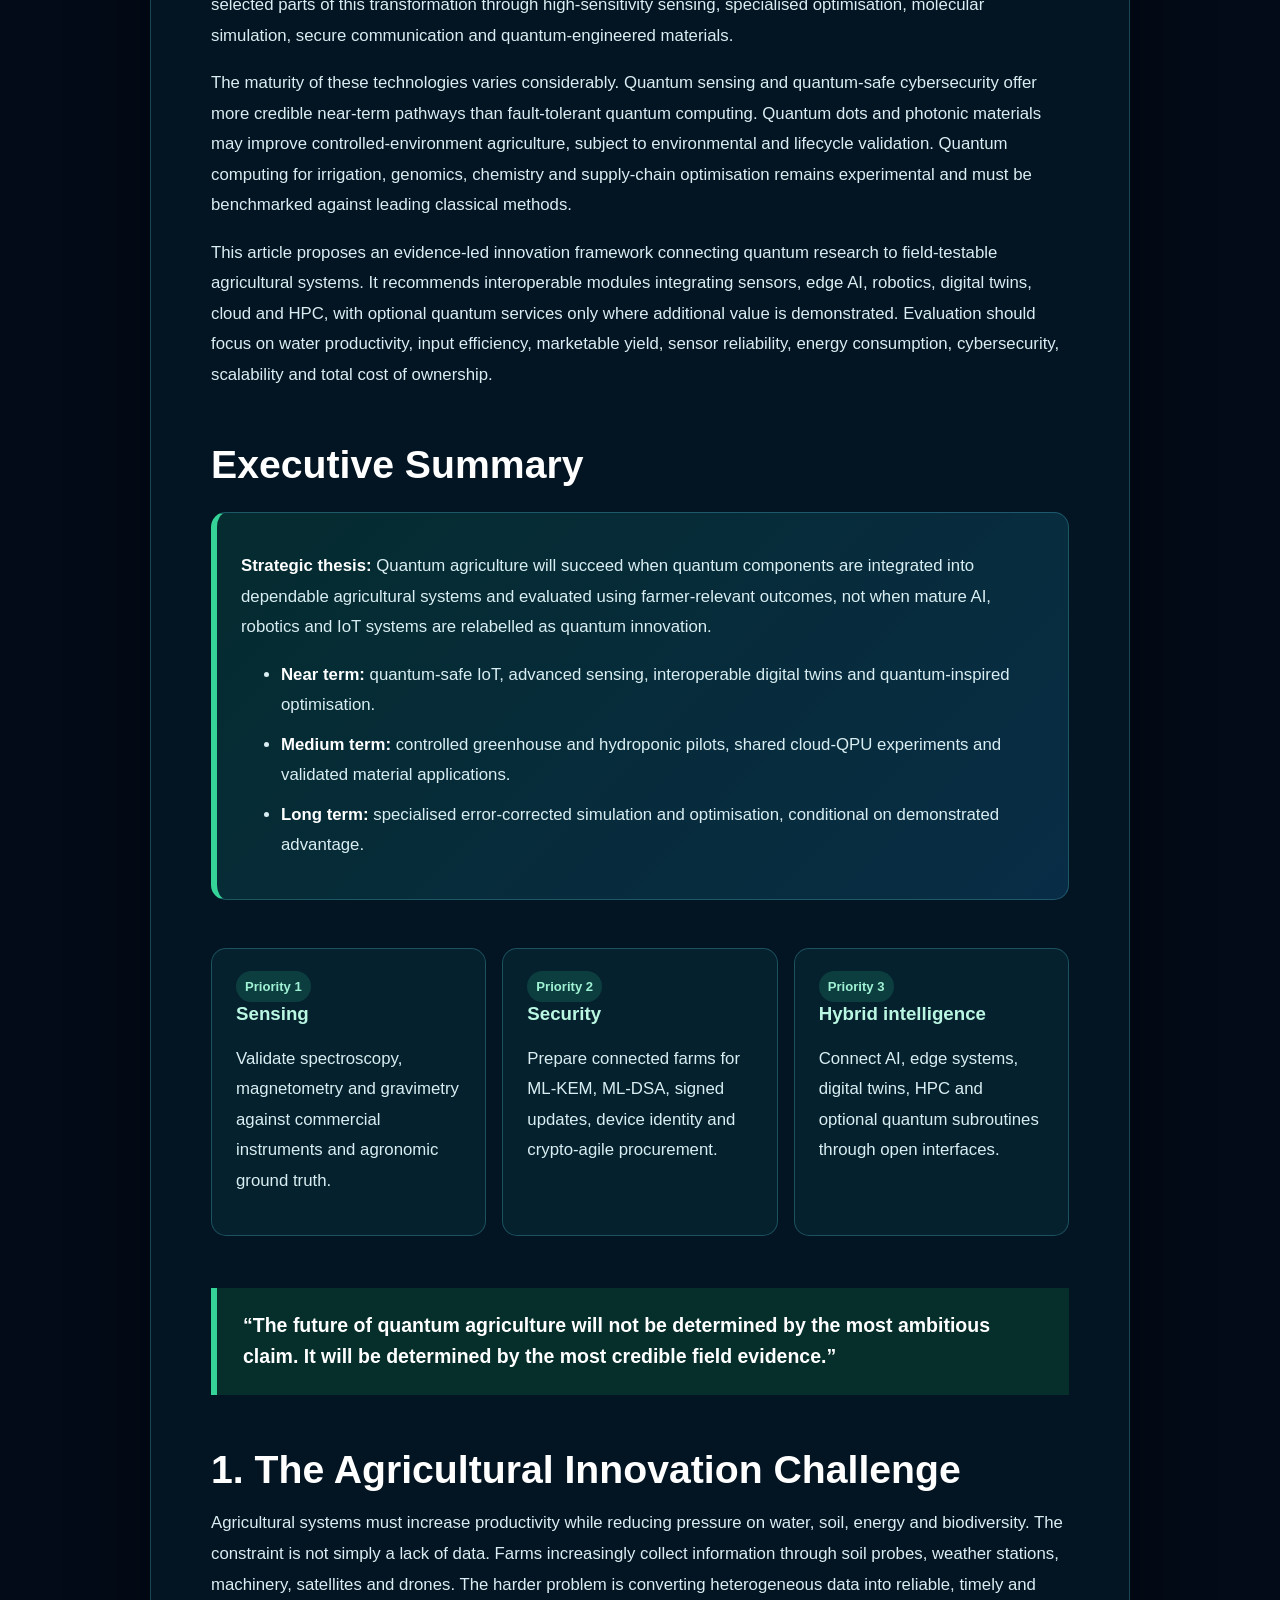
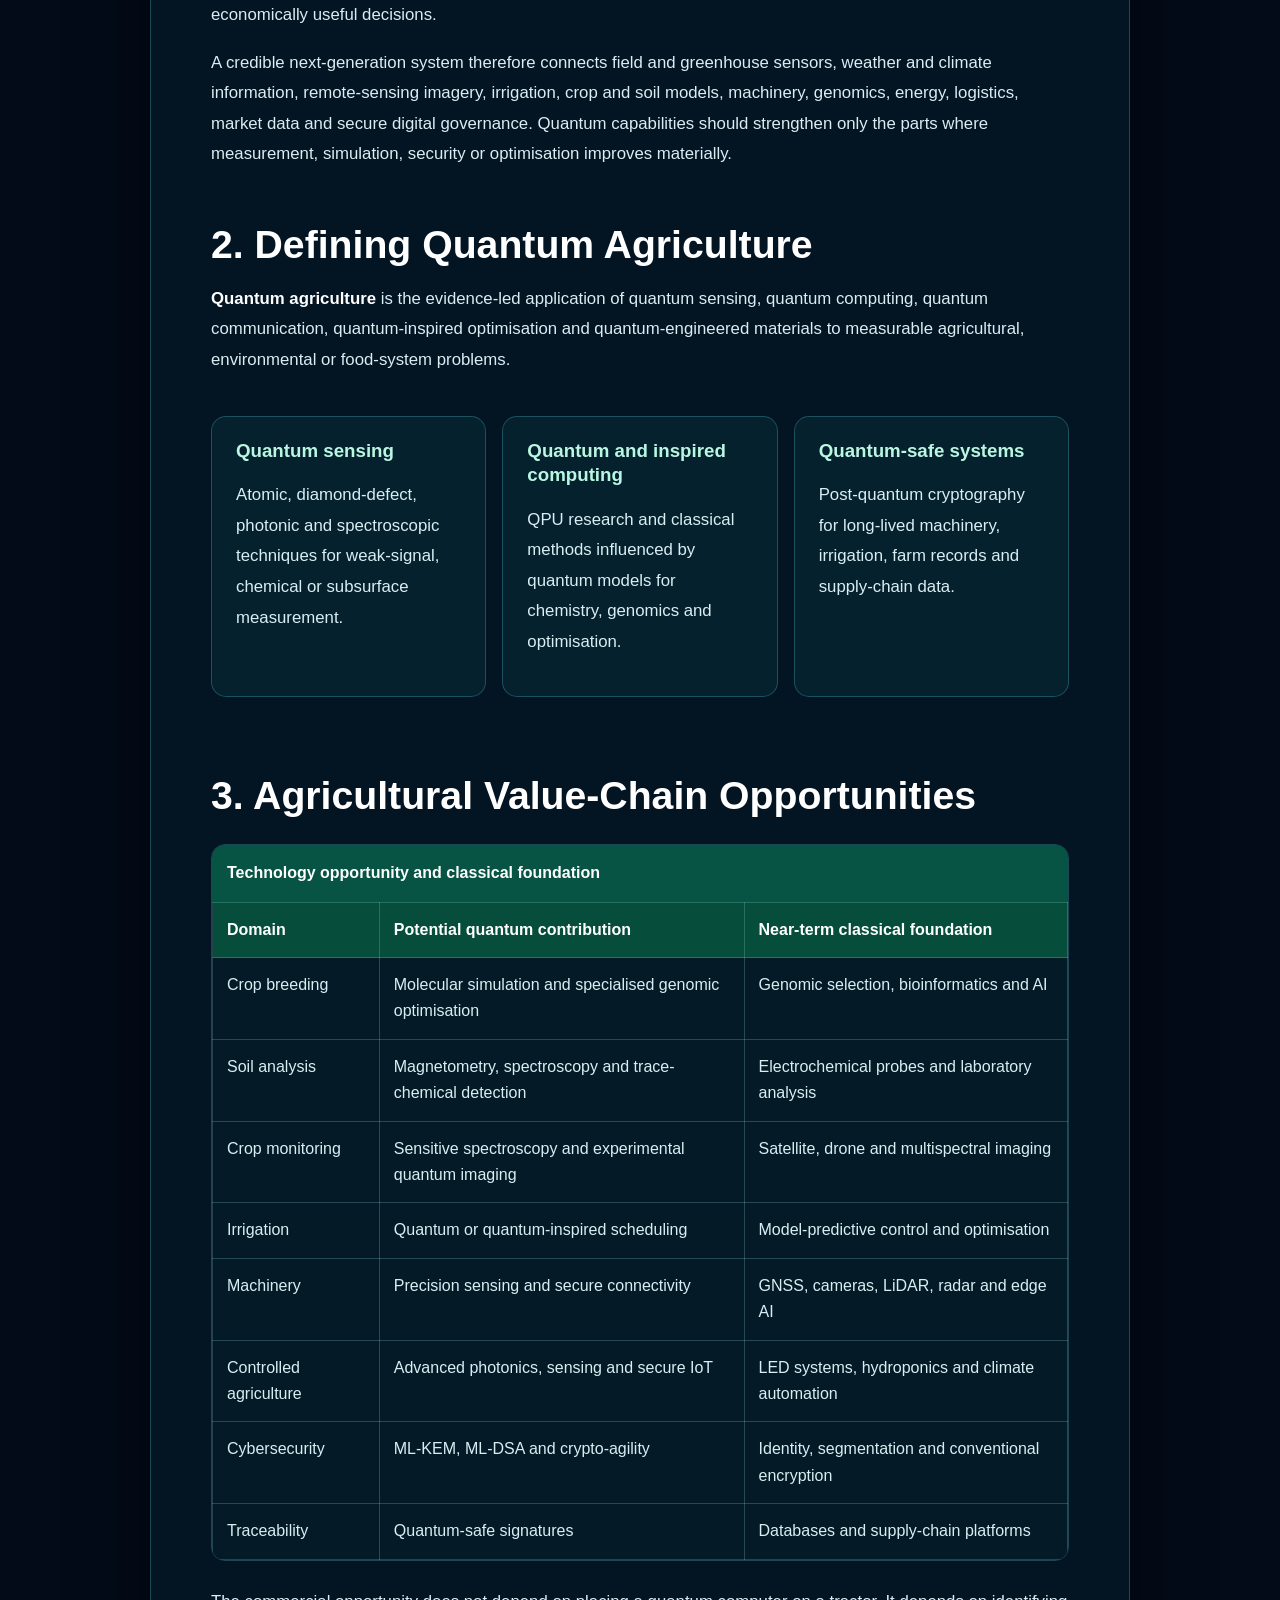
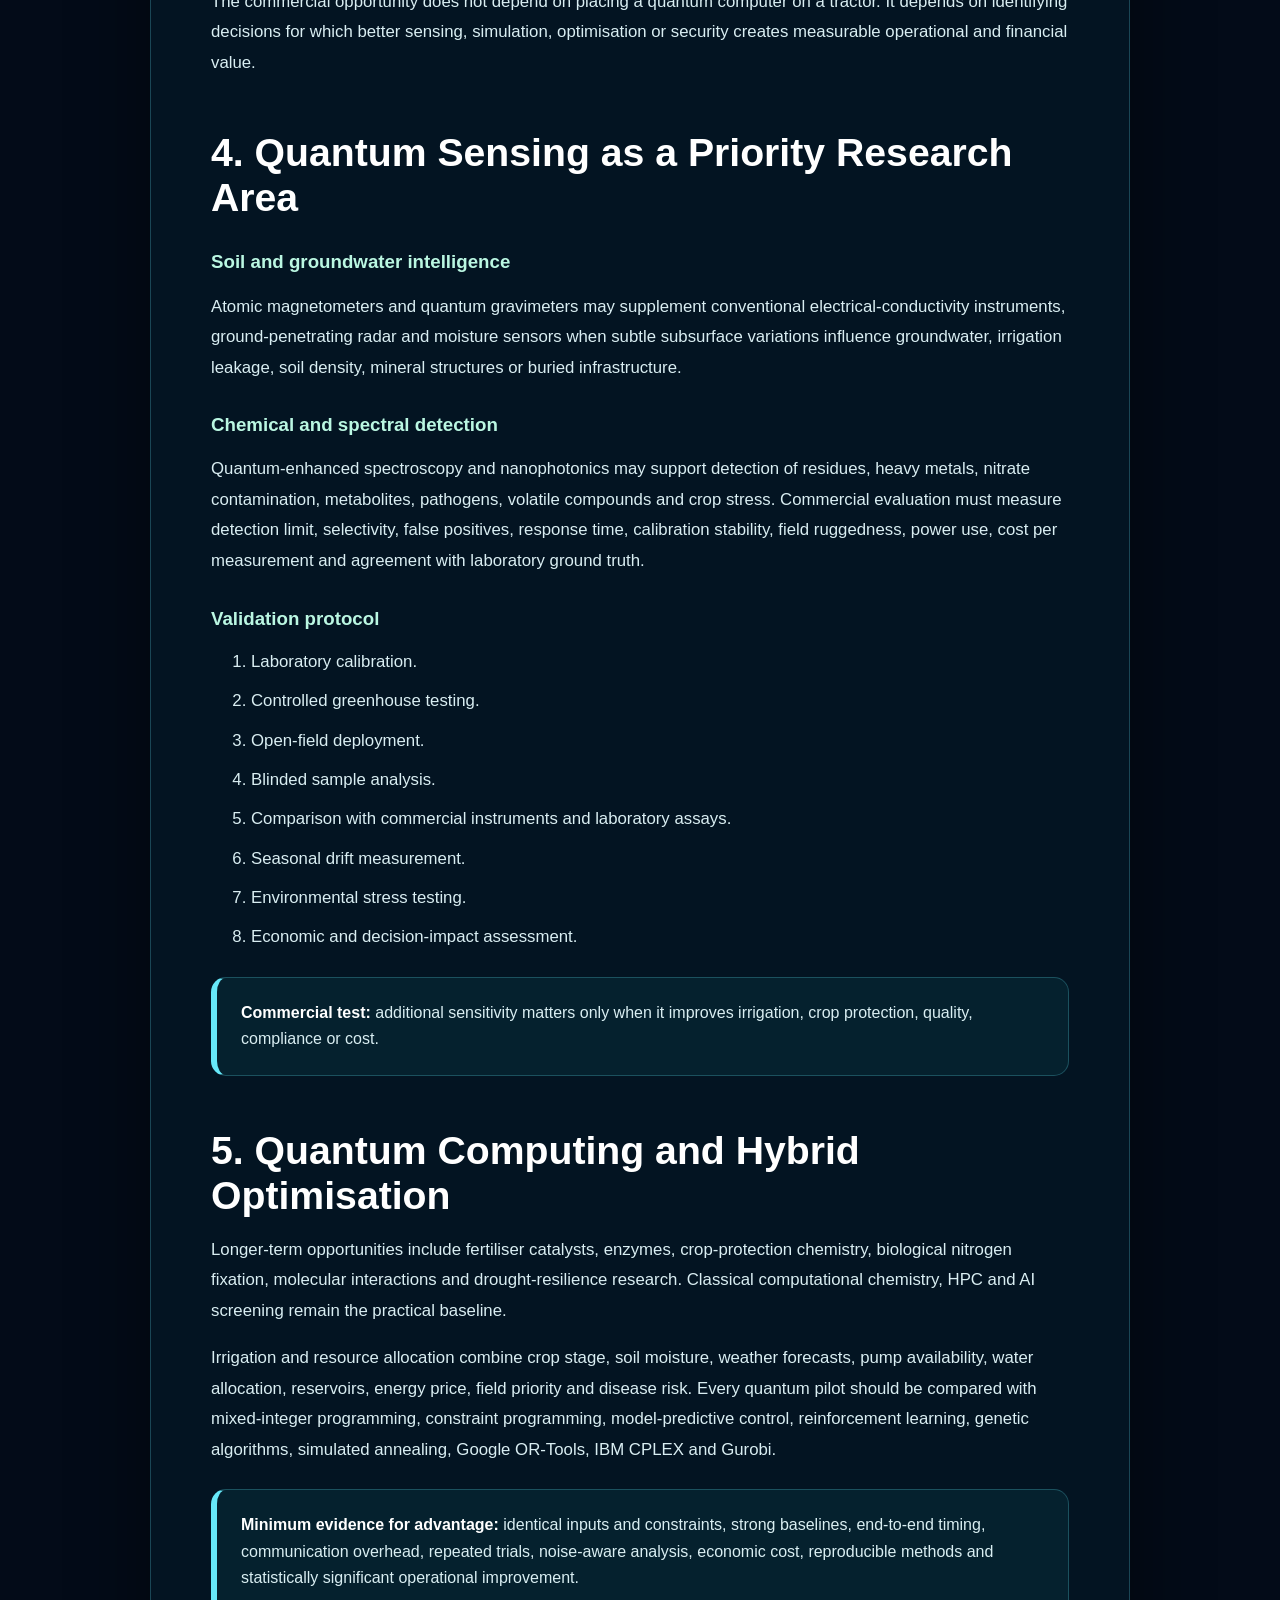
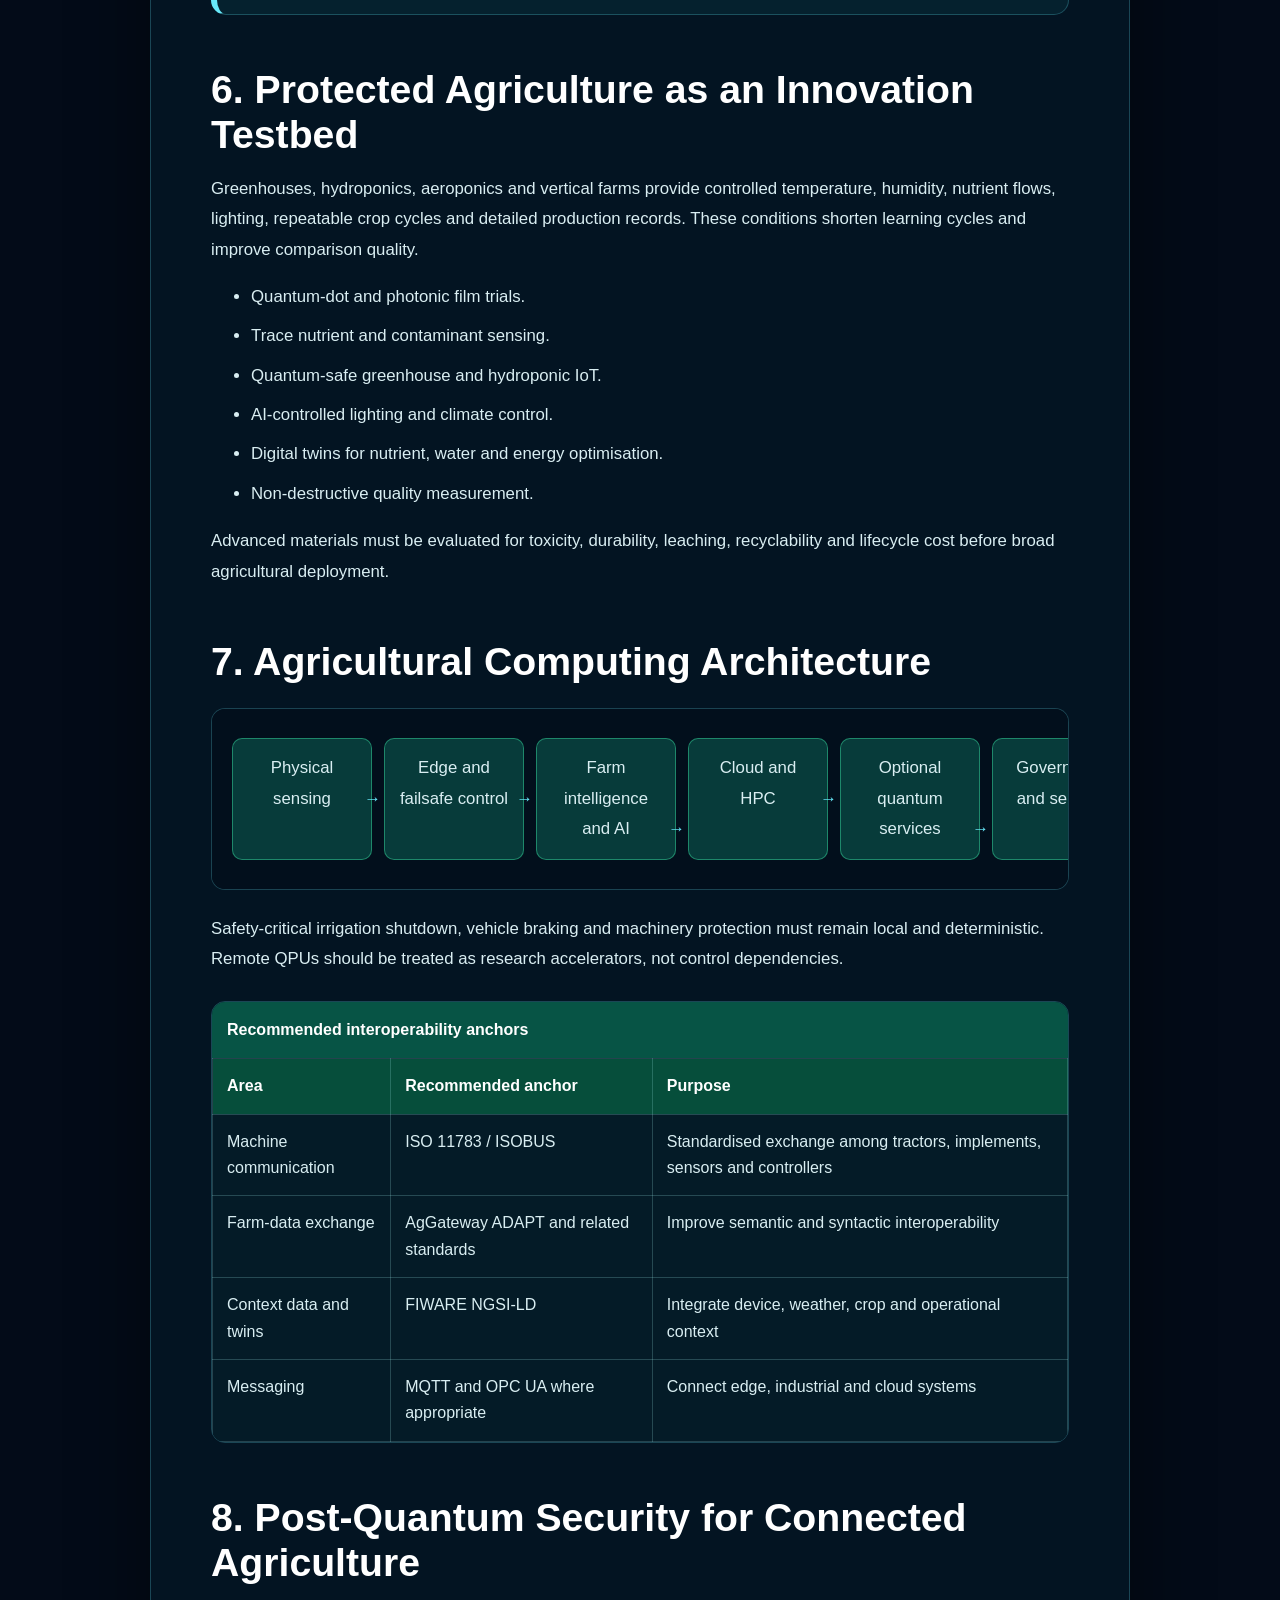
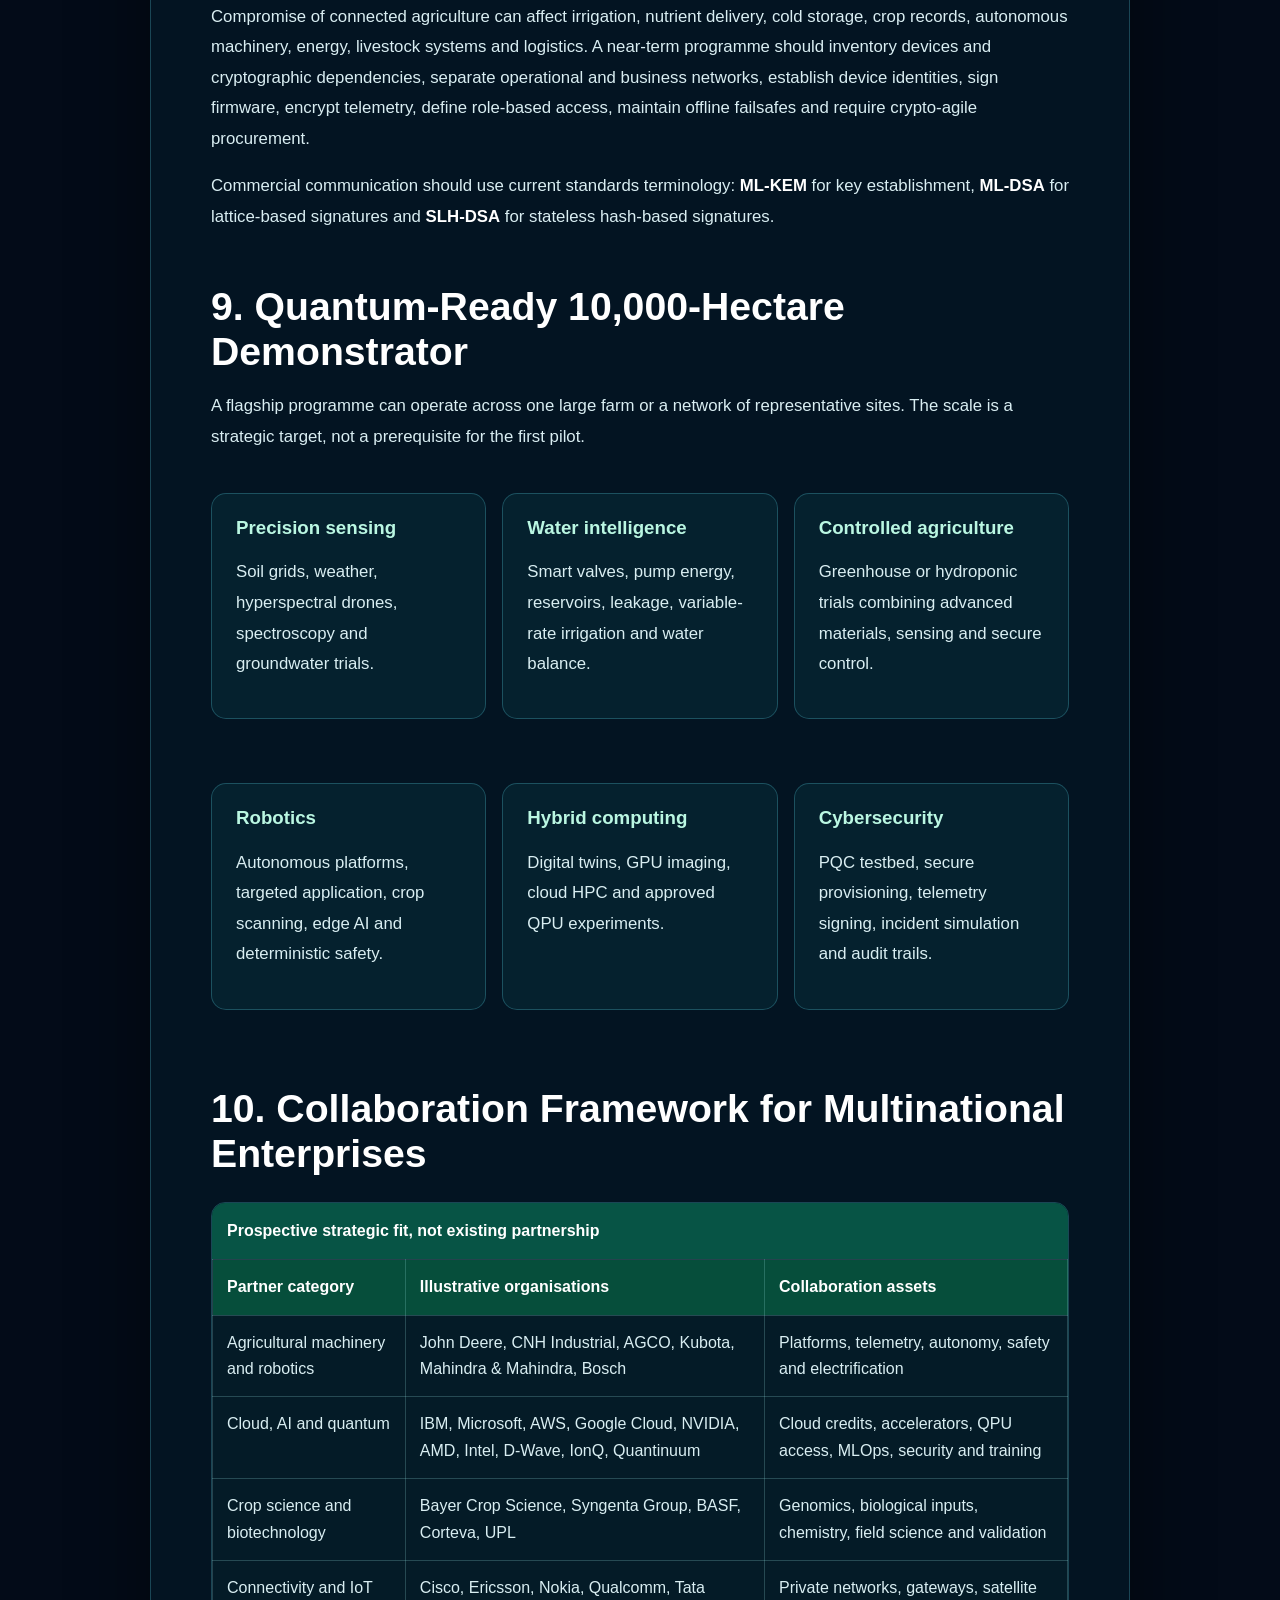
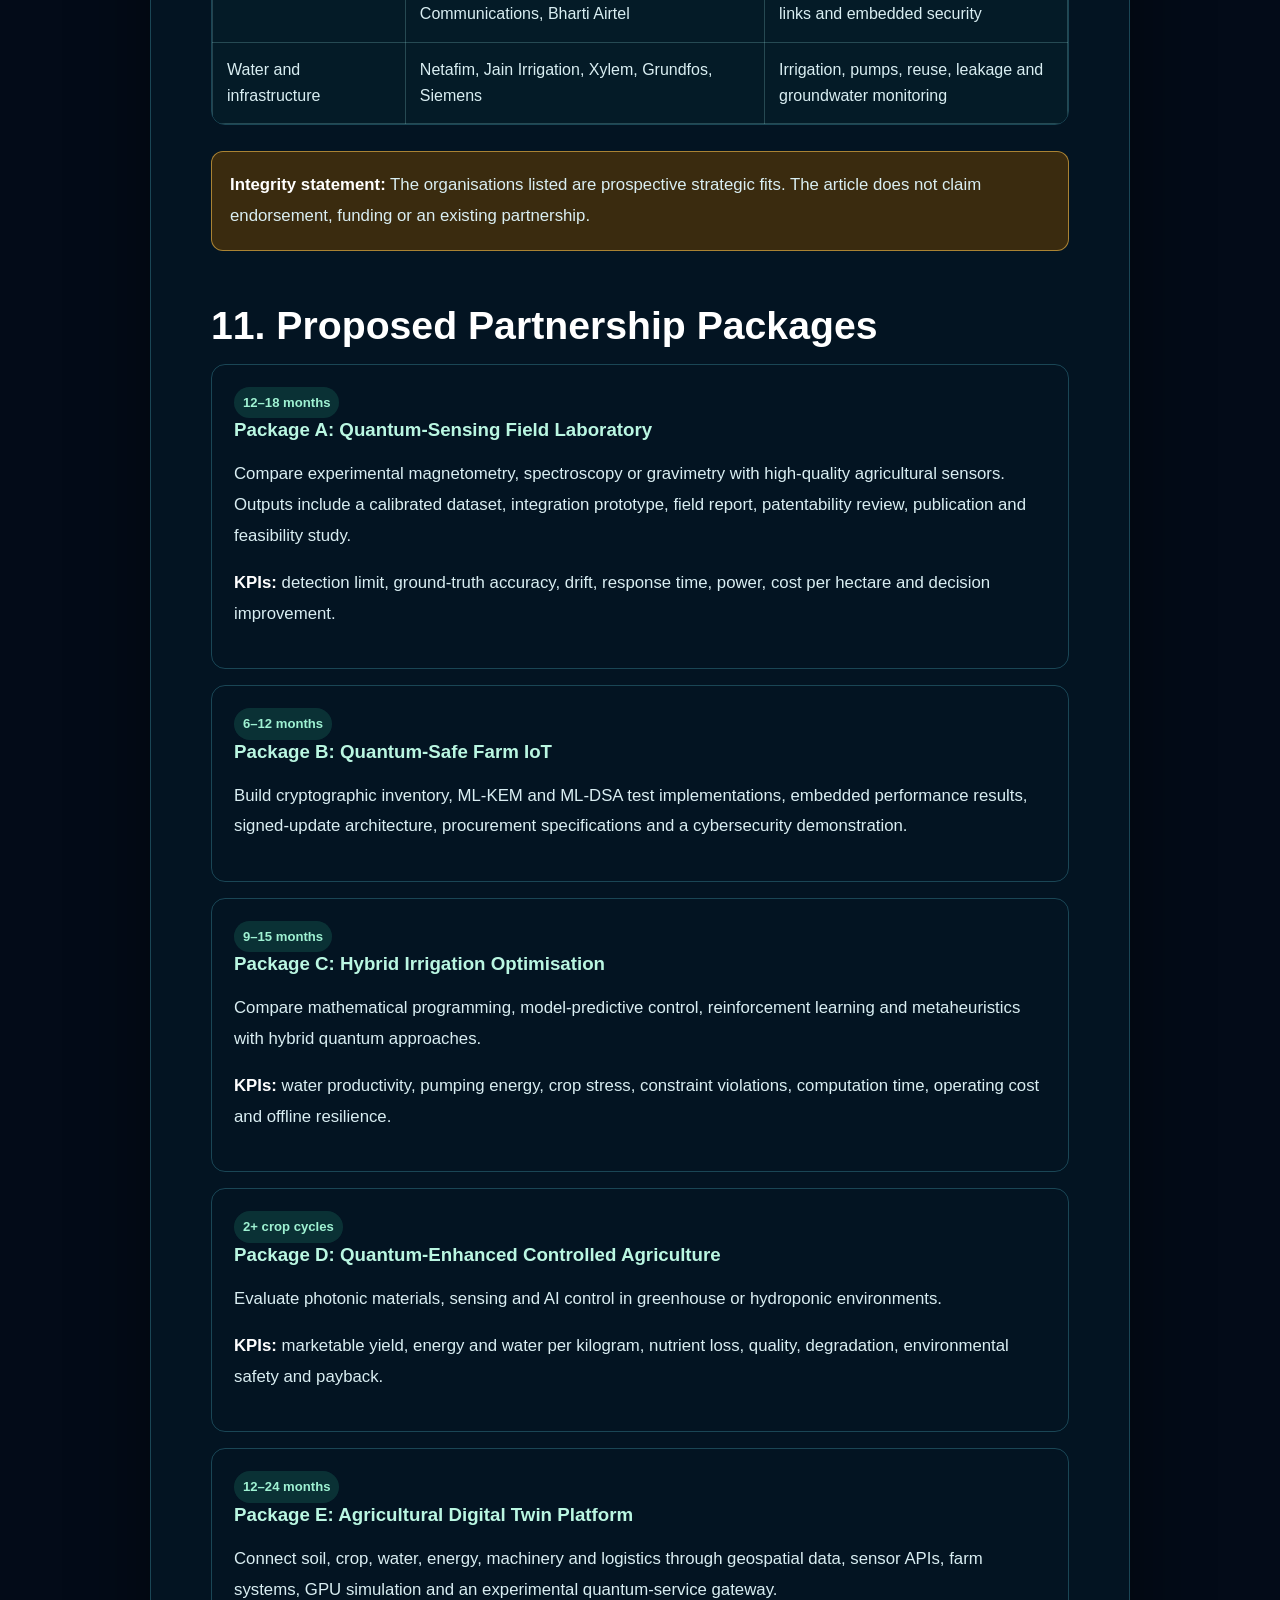
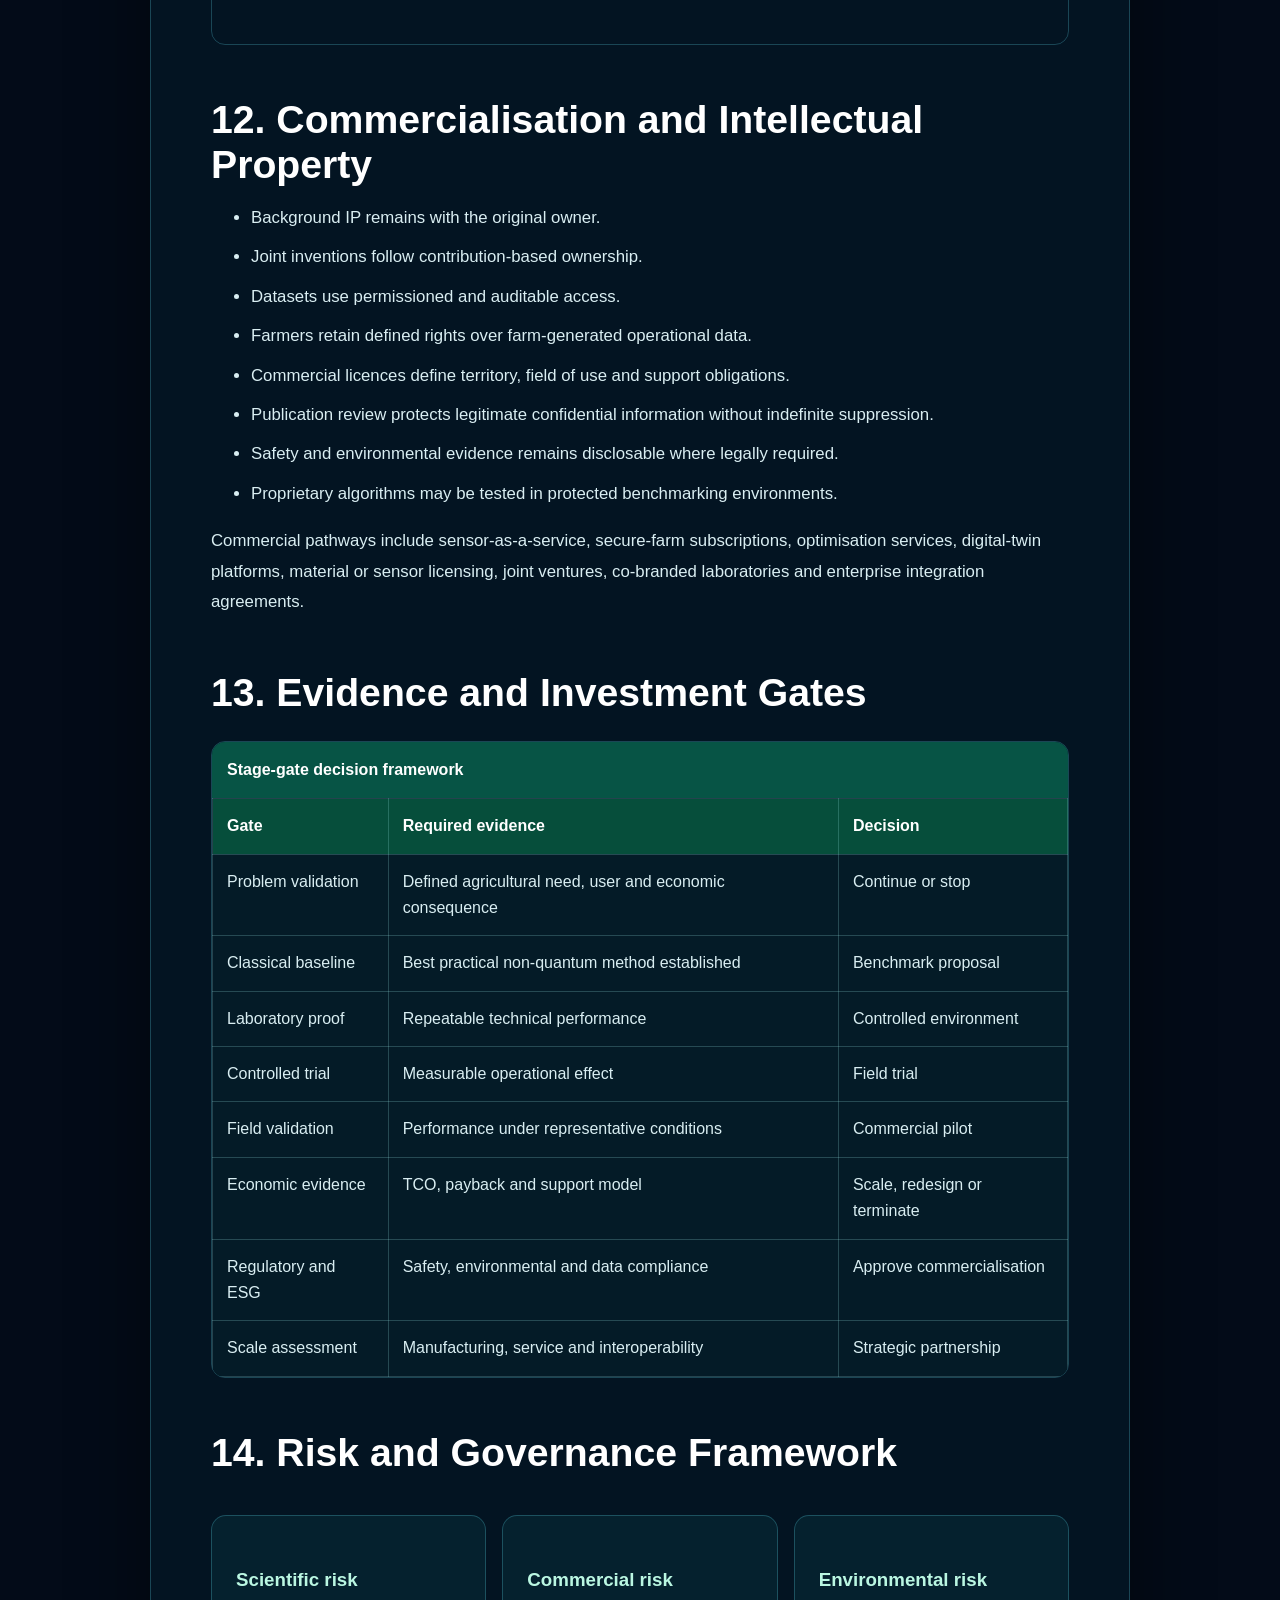
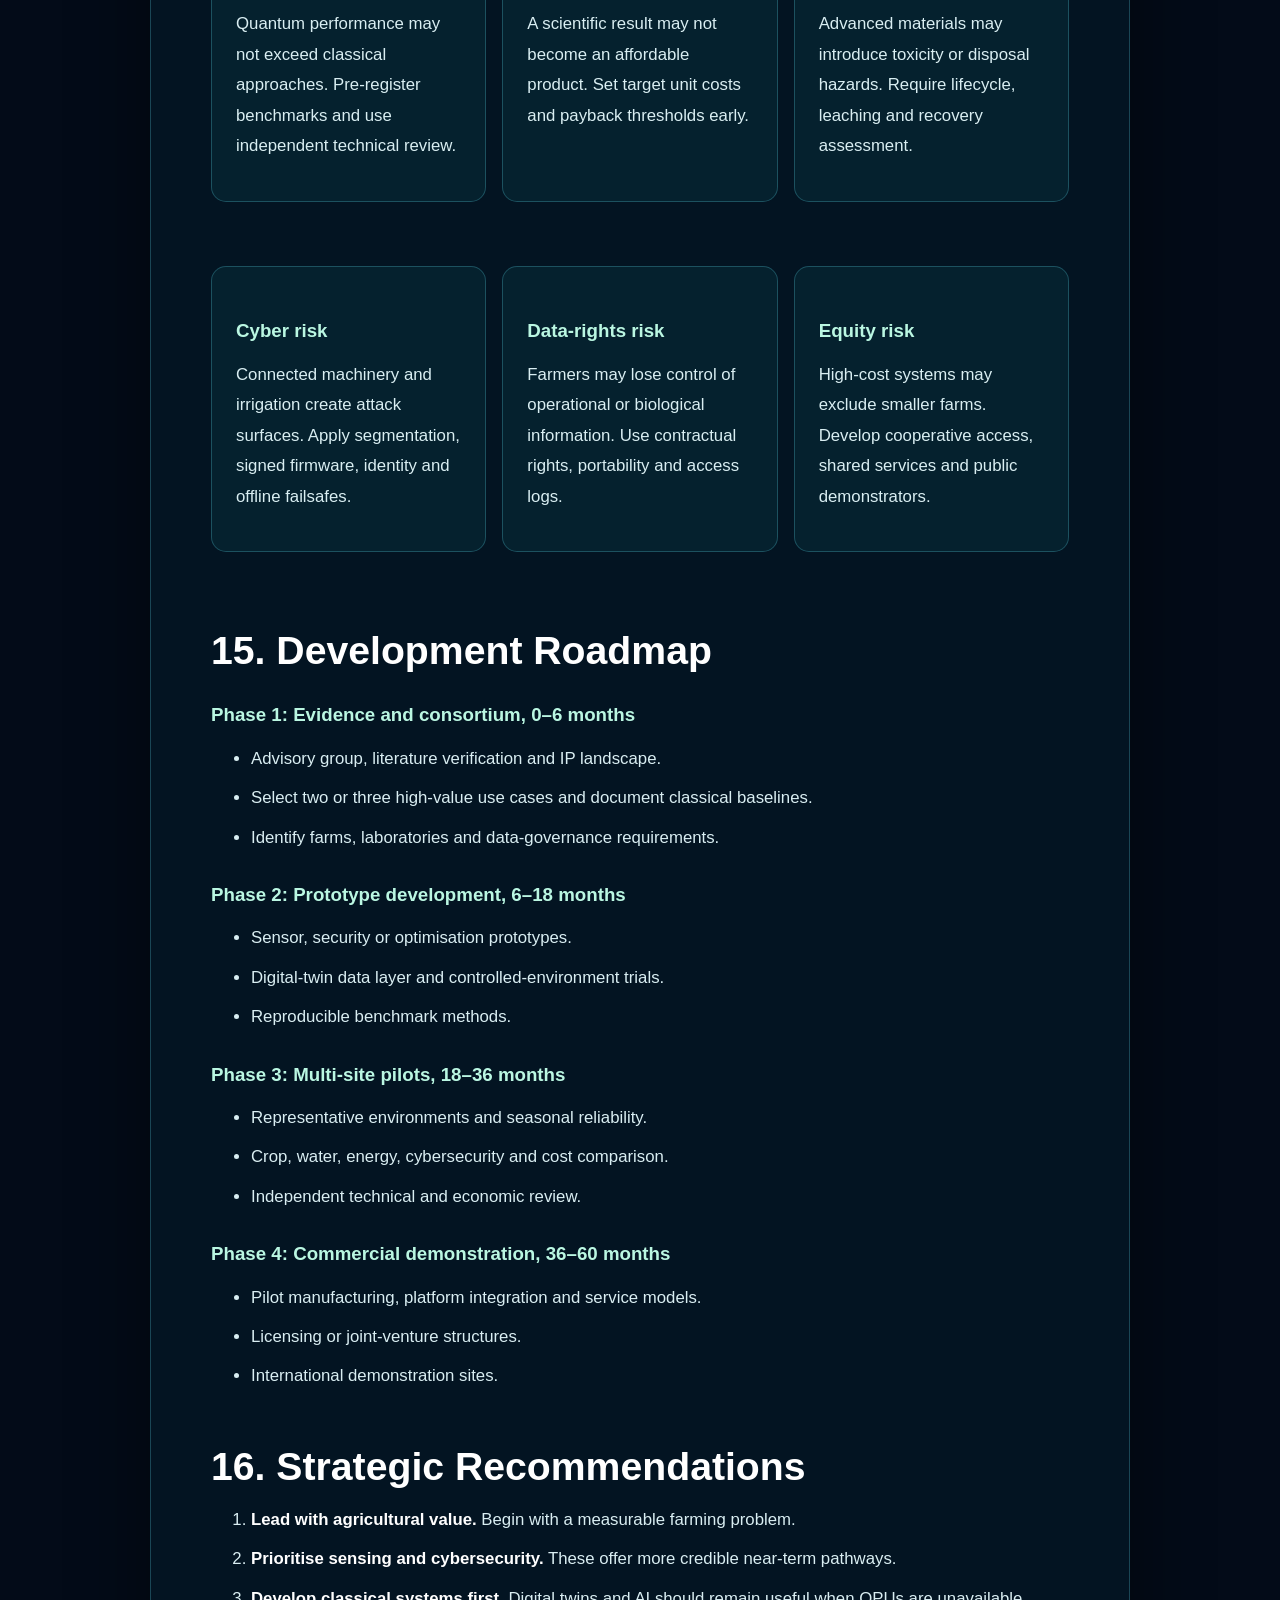
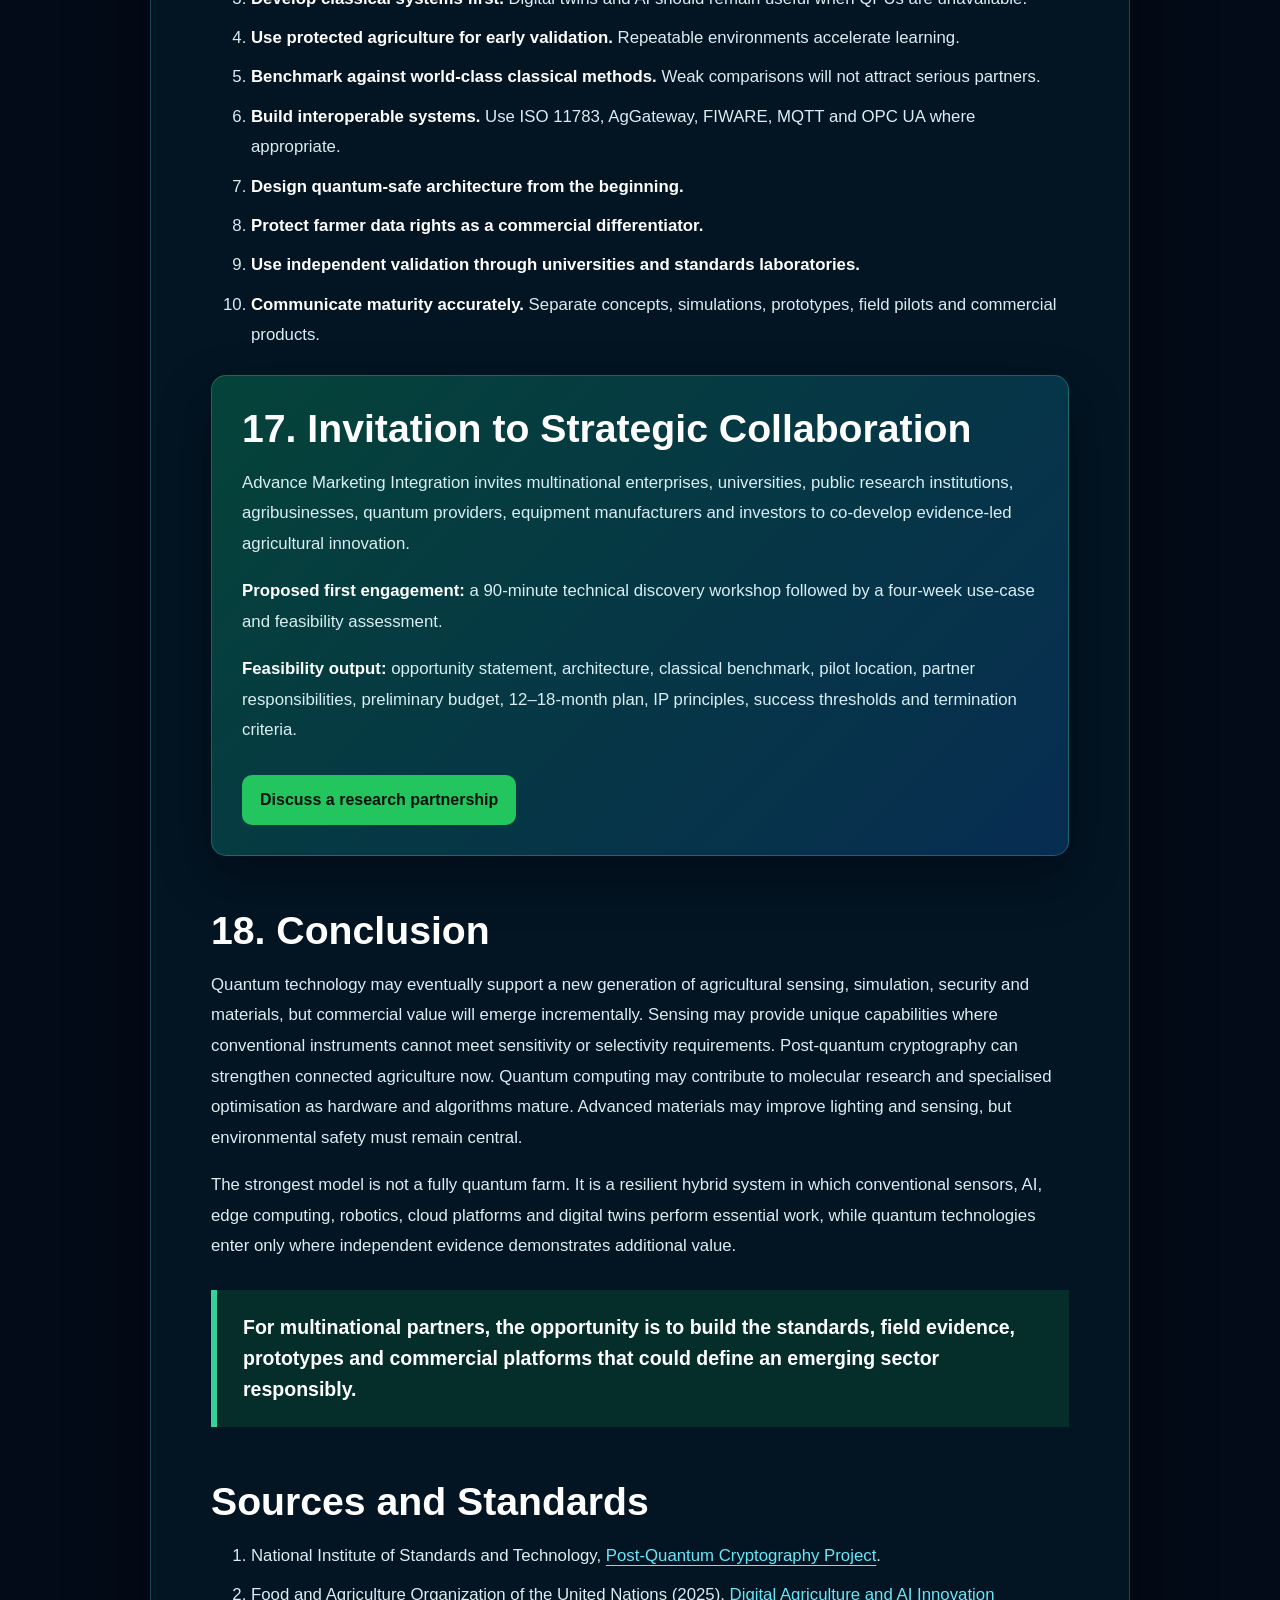
<file: quantum-enabled-agriculture.html>
<!DOCTYPE html>
<html lang="en">
<head>
  <meta charset="UTF-8">
  <meta name="viewport" content="width=device-width, initial-scale=1.0">
  <title>Quantum-Enabled Agriculture | Advance Marketing Integration</title>
  <meta name="description" content="An evidence-led strategic framework for quantum sensing, hybrid computing, post-quantum security, agricultural AI, digital twins and sustainable farming collaboration.">
  <meta name="author" content="Sakhamuri Tarun Sai">
  <meta name="robots" content="index, follow, max-image-preview:large">
  <link rel="canonical" href="https://tarunchowdary069-rgb.github.io/AdvanceMarketingIntegration/quantum-enabled-agriculture.html">
  <meta property="og:type" content="article">
  <meta property="og:title" content="Quantum-Enabled Agriculture: Building Evidence-Led, Secure and Sustainable Farming Systems">
  <meta property="og:description" content="A strategic R&D framework for quantum sensing, hybrid optimisation, post-quantum security, digital twins and multinational agricultural collaboration.">
  <meta property="og:url" content="https://tarunchowdary069-rgb.github.io/AdvanceMarketingIntegration/quantum-enabled-agriculture.html">
  <meta property="og:image" content="https://tarunchowdary069-rgb.github.io/AdvanceMarketingIntegration/images/images/quantum-agriculture-hero.webp">
  <meta property="og:image:alt" content="Quantum-enabled sustainable agriculture with crop sensing, agricultural robotics, digital twins, secure networks and advanced computing.">
  <meta property="article:published_time" content="2026-11-19">
  <meta property="article:author" content="Sakhamuri Tarun Sai">
  <meta property="article:section" content="Quantum Technology, Agricultural Innovation and Sustainable Development">
  <meta name="twitter:card" content="summary_large_image">
  <link rel="stylesheet" href="style.css">
  <style>
    :root{--qa-green:#36d399;--qa-cyan:#67e8f9;--qa-blue:#2563eb;--qa-navy:#031324;--qa-panel:rgba(4,22,36,.90);--qa-line:rgba(103,232,249,.24);--qa-text:#d9eef2;--qa-muted:#afcbd2}
    body.qa-page{min-height:100vh;margin:0;color:var(--qa-text);background-color:#031324;background-image:linear-gradient(rgba(2,14,24,.48),rgba(2,17,28,.82)),url("images/images/quantum-agriculture-hero.webp");background-repeat:no-repeat;background-position:center top;background-size:cover;background-attachment:fixed}
    .qa-page main,.qa-page article,.qa-content{background:transparent}.qa-hero{min-height:650px;display:flex;align-items:center;padding:76px 0 58px;background:linear-gradient(90deg,rgba(1,12,24,.9),rgba(3,25,38,.55),rgba(3,20,34,.2));border-bottom:1px solid var(--qa-line)}
    .qa-wrap{width:min(1040px,92%);margin:auto}.qa-reading{width:min(980px,92%);margin:48px auto 80px;padding:clamp(28px,5vw,60px);border:1px solid var(--qa-line);border-radius:24px;background:var(--qa-panel);box-shadow:0 28px 80px rgba(0,0,0,.46);backdrop-filter:blur(14px);-webkit-backdrop-filter:blur(14px)}
    .qa-back{color:#b9f7e4;font-weight:800;text-decoration:none}.qa-kicker{display:block;margin-top:24px;color:#8ff5d0;text-transform:uppercase;letter-spacing:.1em;font-weight:800;font-size:.8rem}.qa-hero h1{max-width:1000px;margin:14px 0;font-size:clamp(2.45rem,6.5vw,5.2rem);line-height:1.02;color:#fff;text-shadow:0 4px 22px rgba(0,0,0,.9)}.qa-deck{max-width:850px;font-size:clamp(1.05rem,2vw,1.35rem);color:#e6fbf5;line-height:1.7}.qa-meta{display:flex;flex-wrap:wrap;gap:10px 24px;color:#bbd9df;margin-top:22px}
    .qa-reading h2{margin:52px 0 16px;color:#fff;font-size:clamp(1.7rem,4vw,2.45rem);scroll-margin-top:90px}.qa-reading h3{margin:30px 0 10px;color:#baf7e2}.qa-reading p,.qa-reading li,.qa-reading dd{color:var(--qa-text);font-size:1.05rem;line-height:1.82}.qa-reading li{margin:.55rem 0}.qa-reading a{color:var(--qa-cyan);text-underline-offset:4px}.qa-reading strong,.qa-reading dt{color:#fff}
    .qa-toc,.qa-summary,.qa-callout,.qa-card,.qa-case,.qa-cta,.qa-risk{border:1px solid var(--qa-line);border-radius:15px;background:rgba(6,35,48,.93);padding:22px 24px;margin:24px 0}.qa-toc summary{font-weight:850;color:#fff;cursor:pointer}.qa-toc ol{columns:2;column-gap:2rem}.qa-summary{border-left:6px solid var(--qa-green);background:linear-gradient(135deg,rgba(5,45,48,.97),rgba(9,46,72,.94))}.qa-callout{border-left:6px solid var(--qa-cyan)}.qa-grid{display:grid;grid-template-columns:repeat(3,1fr);gap:16px}.qa-card h3{margin-top:0}.qa-quote{margin:28px 0;padding:22px 26px;border-left:6px solid var(--qa-green);background:rgba(7,54,47,.78);color:#fff;font-size:1.22rem;font-weight:800;line-height:1.6}
    .qa-table-region{overflow-x:auto;margin:26px 0;border:1px solid var(--qa-line);border-radius:14px}.qa-table{width:100%;min-width:760px;border-collapse:collapse}.qa-table caption{text-align:left;padding:15px;background:#075445;color:#fff;font-weight:850}.qa-table th,.qa-table td{padding:14px;border:1px solid rgba(148,220,220,.24);text-align:left;vertical-align:top}.qa-table th{background:#064e3b;color:#fff}.qa-table td{background:rgba(5,28,40,.95);color:var(--qa-text)}
    .qa-flow{overflow-x:auto;margin:24px 0;padding:20px;border:1px solid var(--qa-line);border-radius:14px;background:#020f1c}.qa-flow ol{display:flex;gap:12px;min-width:900px;padding:0;margin:0;list-style:none}.qa-flow li{position:relative;flex:1;padding:14px;border:1px solid rgba(54,211,153,.5);border-radius:10px;background:#073b3a;text-align:center}.qa-flow li:not(:last-child)::after{content:"→";position:absolute;right:-10px;color:var(--qa-cyan);font-weight:900}
    .qa-packages{display:grid;gap:16px}.qa-package{padding:22px;border:1px solid var(--qa-line);border-radius:14px;background:rgba(5,28,40,.95)}.qa-package h3{margin-top:0}.qa-badge{display:inline-block;padding:5px 9px;border-radius:999px;background:rgba(54,211,153,.16);color:#9ff2d3;font-weight:800;font-size:.82rem}.qa-cta{padding:30px;background:linear-gradient(135deg,rgba(5,70,58,.96),rgba(7,46,83,.96));box-shadow:0 20px 52px rgba(0,0,0,.3)}.qa-cta h2{margin-top:0}.qa-button{display:inline-flex;margin-top:12px;padding:12px 18px;border-radius:10px;background:#22c55e;color:#03130c!important;text-decoration:none;font-weight:900}.qa-note{padding:18px;border:1px solid rgba(245,191,75,.6);border-radius:12px;background:rgba(75,51,11,.78);color:#fde7b0}.qa-sources li{overflow-wrap:anywhere}
    @media(max-width:760px){body.qa-page{background-attachment:scroll;background-position:58% top}.qa-hero{min-height:auto;padding:55px 0 45px}.qa-reading{width:94%;padding:24px 20px;margin:28px auto 45px}.qa-grid{grid-template-columns:1fr}.qa-toc ol{columns:1}.qa-meta{flex-direction:column}.qa-hero h1{font-size:clamp(2.1rem,11vw,3.4rem)}}
    @media print{body.qa-page{background:#fff!important;color:#000}.header,.qa-back,.qa-toc{display:none}.qa-reading{width:100%;margin:0;padding:0;border:0;background:#fff;color:#000;box-shadow:none}.qa-reading p,.qa-reading li{color:#000}}
  </style>
  <script type="application/ld+json">{"@context":"https://schema.org","@type":"ScholarlyArticle","headline":"Quantum-Enabled Agriculture: Building Evidence-Led, Secure and Sustainable Farming Systems","author":{"@type":"Person","name":"Sakhamuri Tarun Sai"},"publisher":{"@type":"Organization","name":"Advance Marketing Integration"},"datePublished":"2026-11-19","mainEntityOfPage":"https://tarunchowdary069-rgb.github.io/AdvanceMarketingIntegration/quantum-enabled-agriculture.html","image":"https://tarunchowdary069-rgb.github.io/AdvanceMarketingIntegration/images/images/quantum-agriculture-hero.webp","keywords":["quantum agriculture","precision farming","quantum sensing","agricultural AI","smart irrigation","post-quantum cryptography","digital twins","sustainable agriculture"]}</script>
</head>
<body class="qa-page">
  <a class="skip-link" href="#main-content">Skip to main content</a>
  <header class="header"><div class="container nav"><a class="brand" href="index.html">Advance Marketing Integration</a><nav aria-label="Primary navigation"><a href="index.html">Home</a><a href="index.html#updates">Updates</a><a href="index.html#about">About</a><a href="index.html#contact">Contact</a></nav></div></header>
  <main id="main-content"><article>
    <header class="qa-hero"><div class="qa-wrap"><a class="qa-back" href="index.html#updates">← Back to all articles</a><span class="qa-kicker">Quantum Technology · Agricultural Innovation · Sustainable Development</span><h1>Quantum-Enabled Agriculture</h1><p class="qa-deck">Building evidence-led, secure and sustainable farming systems through quantum sensing, hybrid computing, advanced materials, agricultural AI and responsible multinational collaboration.</p><div class="qa-meta"><span>By <strong>Sakhamuri Tarun Sai</strong></span><span>Published <time datetime="2026-11-19">19 November 2026</time></span><span>Research and development perspective</span></div></div></header>
    <div class="qa-content"><div class="qa-reading">
      <details class="qa-toc" open><summary>Article contents</summary><ol><li><a href="#abstract">Abstract</a></li><li><a href="#executive-summary">Executive Summary</a></li><li><a href="#challenge">Innovation Challenge</a></li><li><a href="#definition">Defining Quantum Agriculture</a></li><li><a href="#value-chain">Value-Chain Opportunities</a></li><li><a href="#sensing">Quantum Sensing</a></li><li><a href="#computing">Hybrid Optimisation</a></li><li><a href="#protected">Protected Agriculture</a></li><li><a href="#architecture">Computing Architecture</a></li><li><a href="#security">Post-Quantum Security</a></li><li><a href="#demonstrator">10,000-Hectare Demonstrator</a></li><li><a href="#partners">MNC Collaboration</a></li><li><a href="#packages">Partnership Packages</a></li><li><a href="#commercialisation">Commercialisation and IP</a></li><li><a href="#gates">Evidence Gates</a></li><li><a href="#risk">Risk and Governance</a></li><li><a href="#roadmap">Development Roadmap</a></li><li><a href="#recommendations">Strategic Recommendations</a></li><li><a href="#invitation">Invitation to Collaborate</a></li><li><a href="#conclusion">Conclusion</a></li><li><a href="#sources">Sources</a></li></ol></details>

      <section id="abstract"><h2>Abstract</h2><p>Agriculture faces a convergence of water scarcity, climate volatility, soil degradation, rising input costs, labour constraints and demand for traceable food production. Artificial intelligence, IoT, robotics, remote sensing and high-performance computing are already reshaping agricultural value chains. Quantum technologies may strengthen selected parts of this transformation through high-sensitivity sensing, specialised optimisation, molecular simulation, secure communication and quantum-engineered materials.</p><p>The maturity of these technologies varies considerably. Quantum sensing and quantum-safe cybersecurity offer more credible near-term pathways than fault-tolerant quantum computing. Quantum dots and photonic materials may improve controlled-environment agriculture, subject to environmental and lifecycle validation. Quantum computing for irrigation, genomics, chemistry and supply-chain optimisation remains experimental and must be benchmarked against leading classical methods.</p><p>This article proposes an evidence-led innovation framework connecting quantum research to field-testable agricultural systems. It recommends interoperable modules integrating sensors, edge AI, robotics, digital twins, cloud and HPC, with optional quantum services only where additional value is demonstrated. Evaluation should focus on water productivity, input efficiency, marketable yield, sensor reliability, energy consumption, cybersecurity, scalability and total cost of ownership.</p></section>

      <section id="executive-summary"><h2>Executive Summary</h2><div class="qa-summary"><p><strong>Strategic thesis:</strong> Quantum agriculture will succeed when quantum components are integrated into dependable agricultural systems and evaluated using farmer-relevant outcomes, not when mature AI, robotics and IoT systems are relabelled as quantum innovation.</p><ul><li><strong>Near term:</strong> quantum-safe IoT, advanced sensing, interoperable digital twins and quantum-inspired optimisation.</li><li><strong>Medium term:</strong> controlled greenhouse and hydroponic pilots, shared cloud-QPU experiments and validated material applications.</li><li><strong>Long term:</strong> specialised error-corrected simulation and optimisation, conditional on demonstrated advantage.</li></ul></div><div class="qa-grid"><div class="qa-card"><span class="qa-badge">Priority 1</span><h3>Sensing</h3><p>Validate spectroscopy, magnetometry and gravimetry against commercial instruments and agronomic ground truth.</p></div><div class="qa-card"><span class="qa-badge">Priority 2</span><h3>Security</h3><p>Prepare connected farms for ML-KEM, ML-DSA, signed updates, device identity and crypto-agile procurement.</p></div><div class="qa-card"><span class="qa-badge">Priority 3</span><h3>Hybrid intelligence</h3><p>Connect AI, edge systems, digital twins, HPC and optional quantum subroutines through open interfaces.</p></div></div><blockquote class="qa-quote">“The future of quantum agriculture will not be determined by the most ambitious claim. It will be determined by the most credible field evidence.”</blockquote></section>

      <section id="challenge"><h2>1. The Agricultural Innovation Challenge</h2><p>Agricultural systems must increase productivity while reducing pressure on water, soil, energy and biodiversity. The constraint is not simply a lack of data. Farms increasingly collect information through soil probes, weather stations, machinery, satellites and drones. The harder problem is converting heterogeneous data into reliable, timely and economically useful decisions.</p><p>A credible next-generation system therefore connects field and greenhouse sensors, weather and climate information, remote-sensing imagery, irrigation, crop and soil models, machinery, genomics, energy, logistics, market data and secure digital governance. Quantum capabilities should strengthen only the parts where measurement, simulation, security or optimisation improves materially.</p></section>

      <section id="definition"><h2>2. Defining Quantum Agriculture</h2><p><strong>Quantum agriculture</strong> is the evidence-led application of quantum sensing, quantum computing, quantum communication, quantum-inspired optimisation and quantum-engineered materials to measurable agricultural, environmental or food-system problems.</p><div class="qa-grid"><div class="qa-card"><h3>Quantum sensing</h3><p>Atomic, diamond-defect, photonic and spectroscopic techniques for weak-signal, chemical or subsurface measurement.</p></div><div class="qa-card"><h3>Quantum and inspired computing</h3><p>QPU research and classical methods influenced by quantum models for chemistry, genomics and optimisation.</p></div><div class="qa-card"><h3>Quantum-safe systems</h3><p>Post-quantum cryptography for long-lived machinery, irrigation, farm records and supply-chain data.</p></div></div></section>

      <section id="value-chain"><h2>3. Agricultural Value-Chain Opportunities</h2><div class="qa-table-region"><table class="qa-table"><caption>Technology opportunity and classical foundation</caption><thead><tr><th>Domain</th><th>Potential quantum contribution</th><th>Near-term classical foundation</th></tr></thead><tbody><tr><td>Crop breeding</td><td>Molecular simulation and specialised genomic optimisation</td><td>Genomic selection, bioinformatics and AI</td></tr><tr><td>Soil analysis</td><td>Magnetometry, spectroscopy and trace-chemical detection</td><td>Electrochemical probes and laboratory analysis</td></tr><tr><td>Crop monitoring</td><td>Sensitive spectroscopy and experimental quantum imaging</td><td>Satellite, drone and multispectral imaging</td></tr><tr><td>Irrigation</td><td>Quantum or quantum-inspired scheduling</td><td>Model-predictive control and optimisation</td></tr><tr><td>Machinery</td><td>Precision sensing and secure connectivity</td><td>GNSS, cameras, LiDAR, radar and edge AI</td></tr><tr><td>Controlled agriculture</td><td>Advanced photonics, sensing and secure IoT</td><td>LED systems, hydroponics and climate automation</td></tr><tr><td>Cybersecurity</td><td>ML-KEM, ML-DSA and crypto-agility</td><td>Identity, segmentation and conventional encryption</td></tr><tr><td>Traceability</td><td>Quantum-safe signatures</td><td>Databases and supply-chain platforms</td></tr></tbody></table></div><p>The commercial opportunity does not depend on placing a quantum computer on a tractor. It depends on identifying decisions for which better sensing, simulation, optimisation or security creates measurable operational and financial value.</p></section>

      <section id="sensing"><h2>4. Quantum Sensing as a Priority Research Area</h2><h3>Soil and groundwater intelligence</h3><p>Atomic magnetometers and quantum gravimeters may supplement conventional electrical-conductivity instruments, ground-penetrating radar and moisture sensors when subtle subsurface variations influence groundwater, irrigation leakage, soil density, mineral structures or buried infrastructure.</p><h3>Chemical and spectral detection</h3><p>Quantum-enhanced spectroscopy and nanophotonics may support detection of residues, heavy metals, nitrate contamination, metabolites, pathogens, volatile compounds and crop stress. Commercial evaluation must measure detection limit, selectivity, false positives, response time, calibration stability, field ruggedness, power use, cost per measurement and agreement with laboratory ground truth.</p><h3>Validation protocol</h3><ol><li>Laboratory calibration.</li><li>Controlled greenhouse testing.</li><li>Open-field deployment.</li><li>Blinded sample analysis.</li><li>Comparison with commercial instruments and laboratory assays.</li><li>Seasonal drift measurement.</li><li>Environmental stress testing.</li><li>Economic and decision-impact assessment.</li></ol><div class="qa-callout"><strong>Commercial test:</strong> additional sensitivity matters only when it improves irrigation, crop protection, quality, compliance or cost.</div></section>

      <section id="computing"><h2>5. Quantum Computing and Hybrid Optimisation</h2><p>Longer-term opportunities include fertiliser catalysts, enzymes, crop-protection chemistry, biological nitrogen fixation, molecular interactions and drought-resilience research. Classical computational chemistry, HPC and AI screening remain the practical baseline.</p><p>Irrigation and resource allocation combine crop stage, soil moisture, weather forecasts, pump availability, water allocation, reservoirs, energy price, field priority and disease risk. Every quantum pilot should be compared with mixed-integer programming, constraint programming, model-predictive control, reinforcement learning, genetic algorithms, simulated annealing, Google OR-Tools, IBM CPLEX and Gurobi.</p><div class="qa-callout"><strong>Minimum evidence for advantage:</strong> identical inputs and constraints, strong baselines, end-to-end timing, communication overhead, repeated trials, noise-aware analysis, economic cost, reproducible methods and statistically significant operational improvement.</div></section>

      <section id="protected"><h2>6. Protected Agriculture as an Innovation Testbed</h2><p>Greenhouses, hydroponics, aeroponics and vertical farms provide controlled temperature, humidity, nutrient flows, lighting, repeatable crop cycles and detailed production records. These conditions shorten learning cycles and improve comparison quality.</p><ul><li>Quantum-dot and photonic film trials.</li><li>Trace nutrient and contaminant sensing.</li><li>Quantum-safe greenhouse and hydroponic IoT.</li><li>AI-controlled lighting and climate control.</li><li>Digital twins for nutrient, water and energy optimisation.</li><li>Non-destructive quality measurement.</li></ul><p>Advanced materials must be evaluated for toxicity, durability, leaching, recyclability and lifecycle cost before broad agricultural deployment.</p></section>

      <section id="architecture"><h2>7. Agricultural Computing Architecture</h2><div class="qa-flow" role="img" aria-label="Layered quantum-ready agricultural architecture"><ol><li>Physical sensing</li><li>Edge and failsafe control</li><li>Farm intelligence and AI</li><li>Cloud and HPC</li><li>Optional quantum services</li><li>Governance and security</li></ol></div><p>Safety-critical irrigation shutdown, vehicle braking and machinery protection must remain local and deterministic. Remote QPUs should be treated as research accelerators, not control dependencies.</p><div class="qa-table-region"><table class="qa-table"><caption>Recommended interoperability anchors</caption><thead><tr><th>Area</th><th>Recommended anchor</th><th>Purpose</th></tr></thead><tbody><tr><td>Machine communication</td><td>ISO 11783 / ISOBUS</td><td>Standardised exchange among tractors, implements, sensors and controllers</td></tr><tr><td>Farm-data exchange</td><td>AgGateway ADAPT and related standards</td><td>Improve semantic and syntactic interoperability</td></tr><tr><td>Context data and twins</td><td>FIWARE NGSI-LD</td><td>Integrate device, weather, crop and operational context</td></tr><tr><td>Messaging</td><td>MQTT and OPC UA where appropriate</td><td>Connect edge, industrial and cloud systems</td></tr></tbody></table></div></section>

      <section id="security"><h2>8. Post-Quantum Security for Connected Agriculture</h2><p>Compromise of connected agriculture can affect irrigation, nutrient delivery, cold storage, crop records, autonomous machinery, energy, livestock systems and logistics. A near-term programme should inventory devices and cryptographic dependencies, separate operational and business networks, establish device identities, sign firmware, encrypt telemetry, define role-based access, maintain offline failsafes and require crypto-agile procurement.</p><p>Commercial communication should use current standards terminology: <strong>ML-KEM</strong> for key establishment, <strong>ML-DSA</strong> for lattice-based signatures and <strong>SLH-DSA</strong> for stateless hash-based signatures.</p></section>

      <section id="demonstrator"><h2>9. Quantum-Ready 10,000-Hectare Demonstrator</h2><p>A flagship programme can operate across one large farm or a network of representative sites. The scale is a strategic target, not a prerequisite for the first pilot.</p><div class="qa-grid"><div class="qa-card"><h3>Precision sensing</h3><p>Soil grids, weather, hyperspectral drones, spectroscopy and groundwater trials.</p></div><div class="qa-card"><h3>Water intelligence</h3><p>Smart valves, pump energy, reservoirs, leakage, variable-rate irrigation and water balance.</p></div><div class="qa-card"><h3>Controlled agriculture</h3><p>Greenhouse or hydroponic trials combining advanced materials, sensing and secure control.</p></div><div class="qa-card"><h3>Robotics</h3><p>Autonomous platforms, targeted application, crop scanning, edge AI and deterministic safety.</p></div><div class="qa-card"><h3>Hybrid computing</h3><p>Digital twins, GPU imaging, cloud HPC and approved QPU experiments.</p></div><div class="qa-card"><h3>Cybersecurity</h3><p>PQC testbed, secure provisioning, telemetry signing, incident simulation and audit trails.</p></div></div></section>

      <section id="partners"><h2>10. Collaboration Framework for Multinational Enterprises</h2><div class="qa-table-region"><table class="qa-table"><caption>Prospective strategic fit, not existing partnership</caption><thead><tr><th>Partner category</th><th>Illustrative organisations</th><th>Collaboration assets</th></tr></thead><tbody><tr><td>Agricultural machinery and robotics</td><td>John Deere, CNH Industrial, AGCO, Kubota, Mahindra & Mahindra, Bosch</td><td>Platforms, telemetry, autonomy, safety and electrification</td></tr><tr><td>Cloud, AI and quantum</td><td>IBM, Microsoft, AWS, Google Cloud, NVIDIA, AMD, Intel, D-Wave, IonQ, Quantinuum</td><td>Cloud credits, accelerators, QPU access, MLOps, security and training</td></tr><tr><td>Crop science and biotechnology</td><td>Bayer Crop Science, Syngenta Group, BASF, Corteva, UPL</td><td>Genomics, biological inputs, chemistry, field science and validation</td></tr><tr><td>Connectivity and IoT</td><td>Cisco, Ericsson, Nokia, Qualcomm, Tata Communications, Bharti Airtel</td><td>Private networks, gateways, satellite links and embedded security</td></tr><tr><td>Water and infrastructure</td><td>Netafim, Jain Irrigation, Xylem, Grundfos, Siemens</td><td>Irrigation, pumps, reuse, leakage and groundwater monitoring</td></tr></tbody></table></div><p class="qa-note"><strong>Integrity statement:</strong> The organisations listed are prospective strategic fits. The article does not claim endorsement, funding or an existing partnership.</p></section>

      <section id="packages"><h2>11. Proposed Partnership Packages</h2><div class="qa-packages"><article class="qa-package"><span class="qa-badge">12–18 months</span><h3>Package A: Quantum-Sensing Field Laboratory</h3><p>Compare experimental magnetometry, spectroscopy or gravimetry with high-quality agricultural sensors. Outputs include a calibrated dataset, integration prototype, field report, patentability review, publication and feasibility study.</p><p><strong>KPIs:</strong> detection limit, ground-truth accuracy, drift, response time, power, cost per hectare and decision improvement.</p></article><article class="qa-package"><span class="qa-badge">6–12 months</span><h3>Package B: Quantum-Safe Farm IoT</h3><p>Build cryptographic inventory, ML-KEM and ML-DSA test implementations, embedded performance results, signed-update architecture, procurement specifications and a cybersecurity demonstration.</p></article><article class="qa-package"><span class="qa-badge">9–15 months</span><h3>Package C: Hybrid Irrigation Optimisation</h3><p>Compare mathematical programming, model-predictive control, reinforcement learning and metaheuristics with hybrid quantum approaches.</p><p><strong>KPIs:</strong> water productivity, pumping energy, crop stress, constraint violations, computation time, operating cost and offline resilience.</p></article><article class="qa-package"><span class="qa-badge">2+ crop cycles</span><h3>Package D: Quantum-Enhanced Controlled Agriculture</h3><p>Evaluate photonic materials, sensing and AI control in greenhouse or hydroponic environments.</p><p><strong>KPIs:</strong> marketable yield, energy and water per kilogram, nutrient loss, quality, degradation, environmental safety and payback.</p></article><article class="qa-package"><span class="qa-badge">12–24 months</span><h3>Package E: Agricultural Digital Twin Platform</h3><p>Connect soil, crop, water, energy, machinery and logistics through geospatial data, sensor APIs, farm systems, GPU simulation and an experimental quantum-service gateway.</p></article></div></section>

      <section id="commercialisation"><h2>12. Commercialisation and Intellectual Property</h2><ul><li>Background IP remains with the original owner.</li><li>Joint inventions follow contribution-based ownership.</li><li>Datasets use permissioned and auditable access.</li><li>Farmers retain defined rights over farm-generated operational data.</li><li>Commercial licences define territory, field of use and support obligations.</li><li>Publication review protects legitimate confidential information without indefinite suppression.</li><li>Safety and environmental evidence remains disclosable where legally required.</li><li>Proprietary algorithms may be tested in protected benchmarking environments.</li></ul><p>Commercial pathways include sensor-as-a-service, secure-farm subscriptions, optimisation services, digital-twin platforms, material or sensor licensing, joint ventures, co-branded laboratories and enterprise integration agreements.</p></section>

      <section id="gates"><h2>13. Evidence and Investment Gates</h2><div class="qa-table-region"><table class="qa-table"><caption>Stage-gate decision framework</caption><thead><tr><th>Gate</th><th>Required evidence</th><th>Decision</th></tr></thead><tbody><tr><td>Problem validation</td><td>Defined agricultural need, user and economic consequence</td><td>Continue or stop</td></tr><tr><td>Classical baseline</td><td>Best practical non-quantum method established</td><td>Benchmark proposal</td></tr><tr><td>Laboratory proof</td><td>Repeatable technical performance</td><td>Controlled environment</td></tr><tr><td>Controlled trial</td><td>Measurable operational effect</td><td>Field trial</td></tr><tr><td>Field validation</td><td>Performance under representative conditions</td><td>Commercial pilot</td></tr><tr><td>Economic evidence</td><td>TCO, payback and support model</td><td>Scale, redesign or terminate</td></tr><tr><td>Regulatory and ESG</td><td>Safety, environmental and data compliance</td><td>Approve commercialisation</td></tr><tr><td>Scale assessment</td><td>Manufacturing, service and interoperability</td><td>Strategic partnership</td></tr></tbody></table></div></section>

      <section id="risk"><h2>14. Risk and Governance Framework</h2><div class="qa-grid"><div class="qa-risk"><h3>Scientific risk</h3><p>Quantum performance may not exceed classical approaches. Pre-register benchmarks and use independent technical review.</p></div><div class="qa-risk"><h3>Commercial risk</h3><p>A scientific result may not become an affordable product. Set target unit costs and payback thresholds early.</p></div><div class="qa-risk"><h3>Environmental risk</h3><p>Advanced materials may introduce toxicity or disposal hazards. Require lifecycle, leaching and recovery assessment.</p></div><div class="qa-risk"><h3>Cyber risk</h3><p>Connected machinery and irrigation create attack surfaces. Apply segmentation, signed firmware, identity and offline failsafes.</p></div><div class="qa-risk"><h3>Data-rights risk</h3><p>Farmers may lose control of operational or biological information. Use contractual rights, portability and access logs.</p></div><div class="qa-risk"><h3>Equity risk</h3><p>High-cost systems may exclude smaller farms. Develop cooperative access, shared services and public demonstrators.</p></div></div></section>

      <section id="roadmap"><h2>15. Development Roadmap</h2><h3>Phase 1: Evidence and consortium, 0–6 months</h3><ul><li>Advisory group, literature verification and IP landscape.</li><li>Select two or three high-value use cases and document classical baselines.</li><li>Identify farms, laboratories and data-governance requirements.</li></ul><h3>Phase 2: Prototype development, 6–18 months</h3><ul><li>Sensor, security or optimisation prototypes.</li><li>Digital-twin data layer and controlled-environment trials.</li><li>Reproducible benchmark methods.</li></ul><h3>Phase 3: Multi-site pilots, 18–36 months</h3><ul><li>Representative environments and seasonal reliability.</li><li>Crop, water, energy, cybersecurity and cost comparison.</li><li>Independent technical and economic review.</li></ul><h3>Phase 4: Commercial demonstration, 36–60 months</h3><ul><li>Pilot manufacturing, platform integration and service models.</li><li>Licensing or joint-venture structures.</li><li>International demonstration sites.</li></ul></section>

      <section id="recommendations"><h2>16. Strategic Recommendations</h2><ol><li><strong>Lead with agricultural value.</strong> Begin with a measurable farming problem.</li><li><strong>Prioritise sensing and cybersecurity.</strong> These offer more credible near-term pathways.</li><li><strong>Develop classical systems first.</strong> Digital twins and AI should remain useful when QPUs are unavailable.</li><li><strong>Use protected agriculture for early validation.</strong> Repeatable environments accelerate learning.</li><li><strong>Benchmark against world-class classical methods.</strong> Weak comparisons will not attract serious partners.</li><li><strong>Build interoperable systems.</strong> Use ISO 11783, AgGateway, FIWARE, MQTT and OPC UA where appropriate.</li><li><strong>Design quantum-safe architecture from the beginning.</strong></li><li><strong>Protect farmer data rights as a commercial differentiator.</strong></li><li><strong>Use independent validation through universities and standards laboratories.</strong></li><li><strong>Communicate maturity accurately.</strong> Separate concepts, simulations, prototypes, field pilots and commercial products.</li></ol></section>

      <section id="invitation"><div class="qa-cta"><h2>17. Invitation to Strategic Collaboration</h2><p>Advance Marketing Integration invites multinational enterprises, universities, public research institutions, agribusinesses, quantum providers, equipment manufacturers and investors to co-develop evidence-led agricultural innovation.</p><p><strong>Proposed first engagement:</strong> a 90-minute technical discovery workshop followed by a four-week use-case and feasibility assessment.</p><p><strong>Feasibility output:</strong> opportunity statement, architecture, classical benchmark, pilot location, partner responsibilities, preliminary budget, 12–18-month plan, IP principles, success thresholds and termination criteria.</p><a class="qa-button" href="index.html#contact">Discuss a research partnership</a></div></section>

      <section id="conclusion"><h2>18. Conclusion</h2><p>Quantum technology may eventually support a new generation of agricultural sensing, simulation, security and materials, but commercial value will emerge incrementally. Sensing may provide unique capabilities where conventional instruments cannot meet sensitivity or selectivity requirements. Post-quantum cryptography can strengthen connected agriculture now. Quantum computing may contribute to molecular research and specialised optimisation as hardware and algorithms mature. Advanced materials may improve lighting and sensing, but environmental safety must remain central.</p><p>The strongest model is not a fully quantum farm. It is a resilient hybrid system in which conventional sensors, AI, edge computing, robotics, cloud platforms and digital twins perform essential work, while quantum technologies enter only where independent evidence demonstrates additional value.</p><blockquote class="qa-quote">For multinational partners, the opportunity is to build the standards, field evidence, prototypes and commercial platforms that could define an emerging sector responsibly.</blockquote></section>

      <section id="sources"><h2>Sources and Standards</h2><ol class="qa-sources"><li>National Institute of Standards and Technology, <a href="https://csrc.nist.gov/projects/post-quantum-cryptography">Post-Quantum Cryptography Project</a>.</li><li>Food and Agriculture Organization of the United Nations (2025), <a href="https://openknowledge.fao.org/handle/20.500.14283/cd5956en">Digital Agriculture and AI Innovation Roadmap</a>.</li><li>FIWARE Foundation, <a href="https://fiware.org/community/smart-agrifood/">Smart Agrifood</a>.</li><li>AgGateway, <a href="https://aggateway.org/Resources/ADAPT">ADAPT Standard</a> and digital agriculture interoperability resources.</li><li>International Organization for Standardization, <a href="https://www.iso.org/standard/57556.html">ISO 11783-1:2017</a>.</li></ol><p class="qa-note"><strong>Research disclaimer:</strong> This article is a strategic research and development perspective. It does not claim that prospective organisations are existing partners, that experimental quantum methods have demonstrated field-scale advantage, or that unverified yield, sensitivity, adoption or return figures are established facts.</p></section>
    </div></div>
  </article></main>
  <footer><div class="container">© <span id="year">2026</span> Advance Marketing Integration</div></footer>
  <script>document.getElementById("year").textContent=new Date().getFullYear();</script>
</body>
</html>
</file>
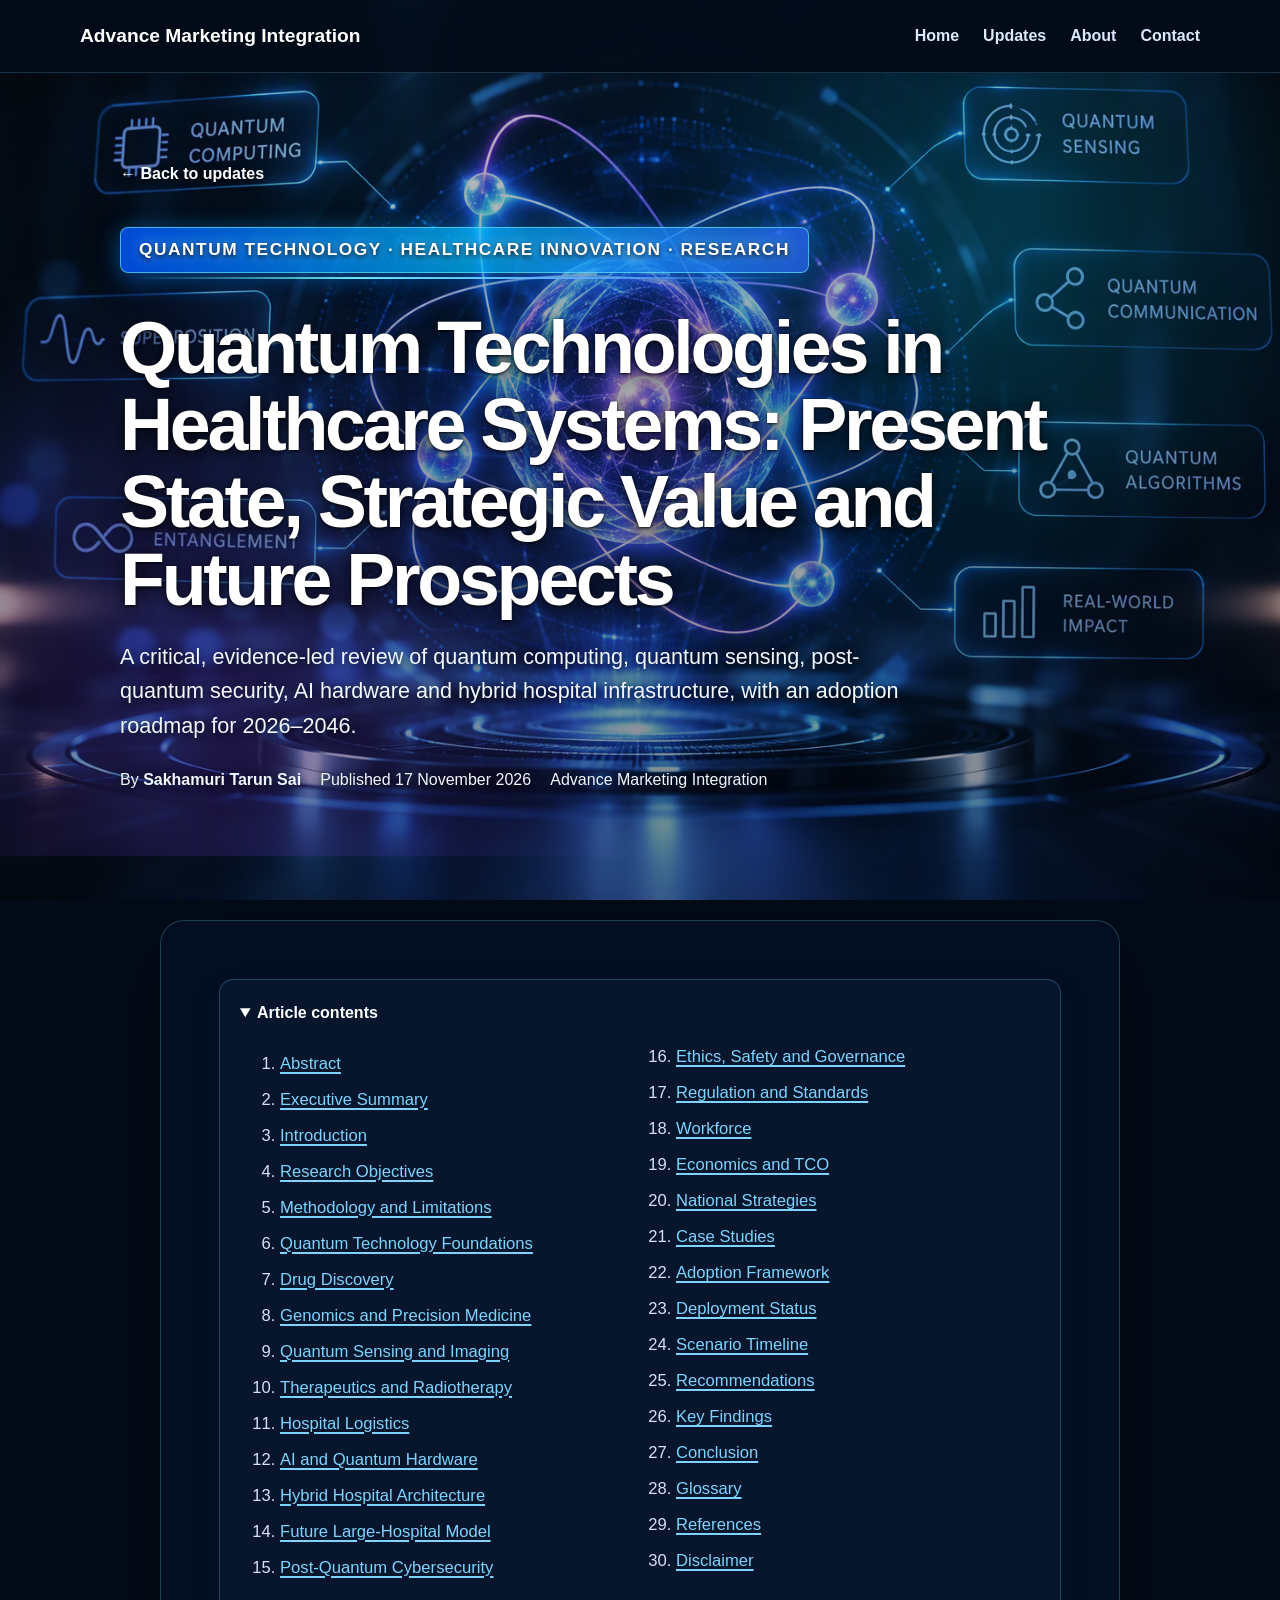
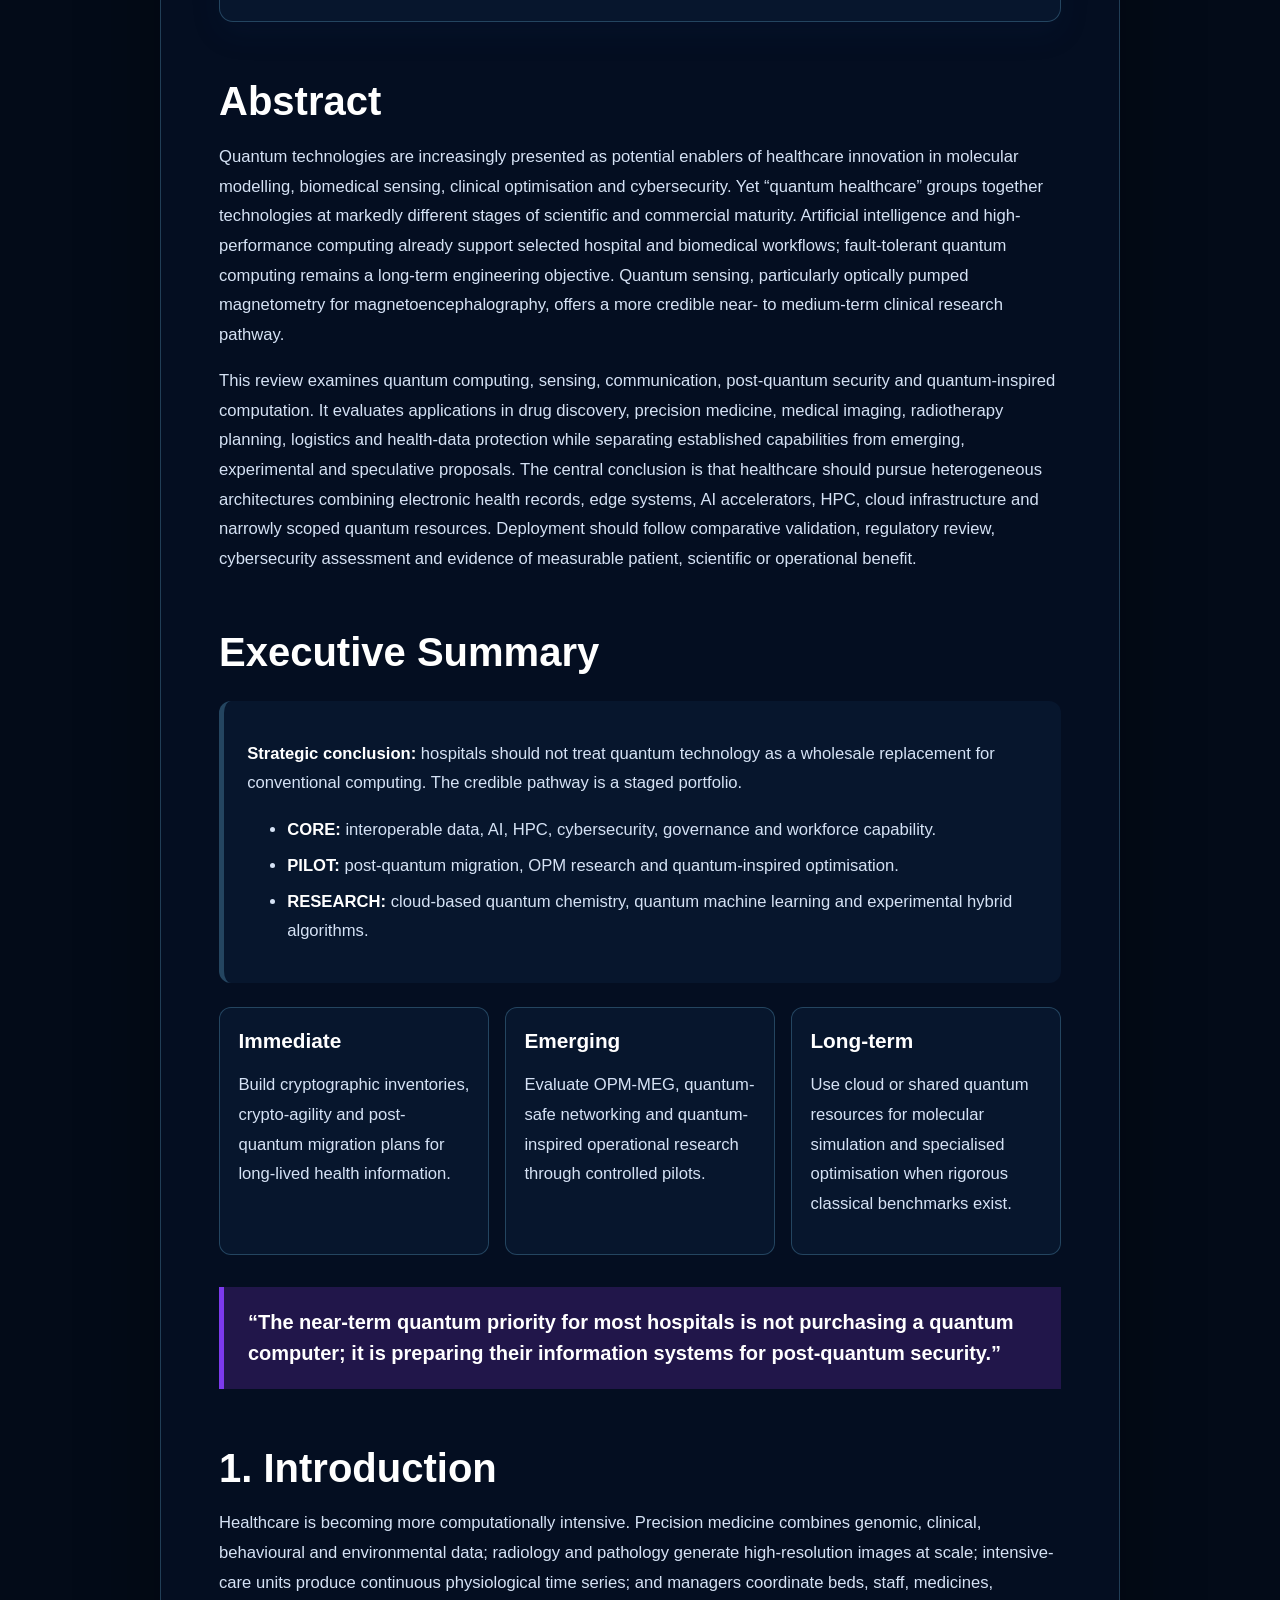
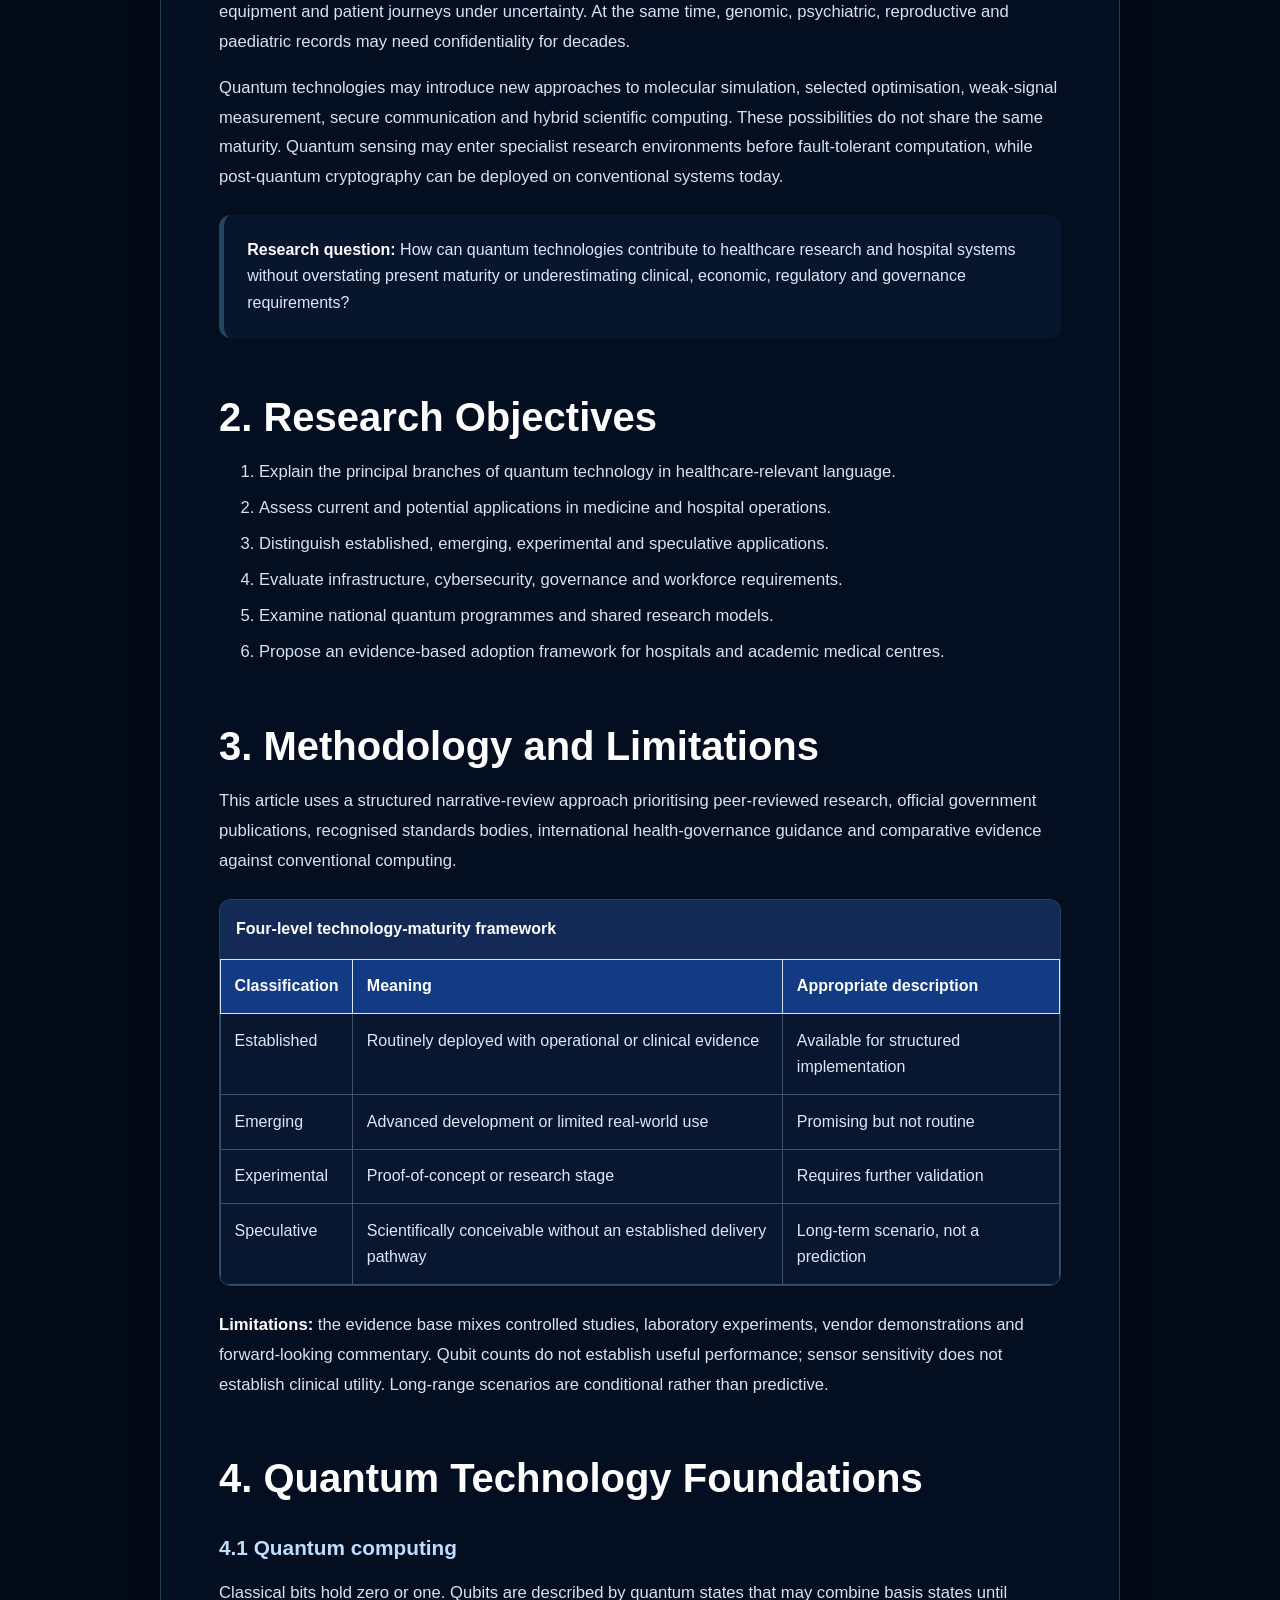
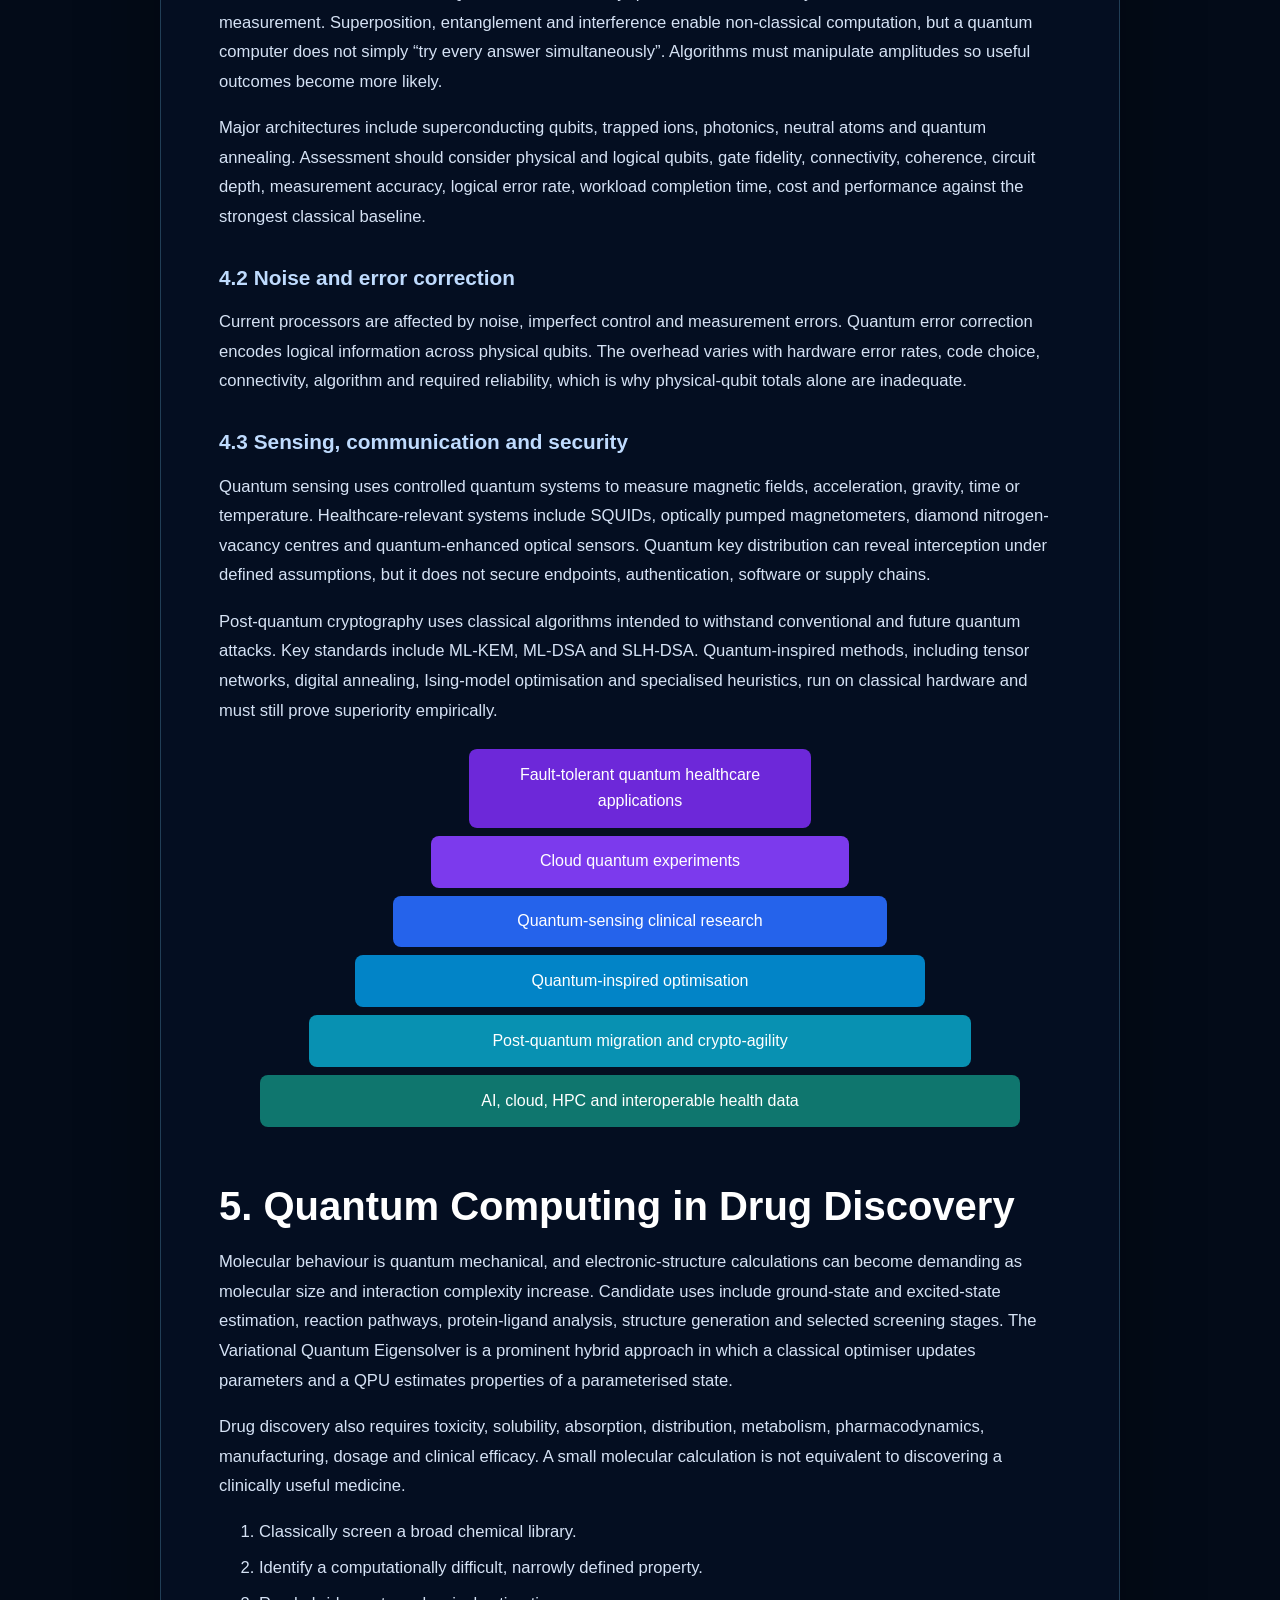
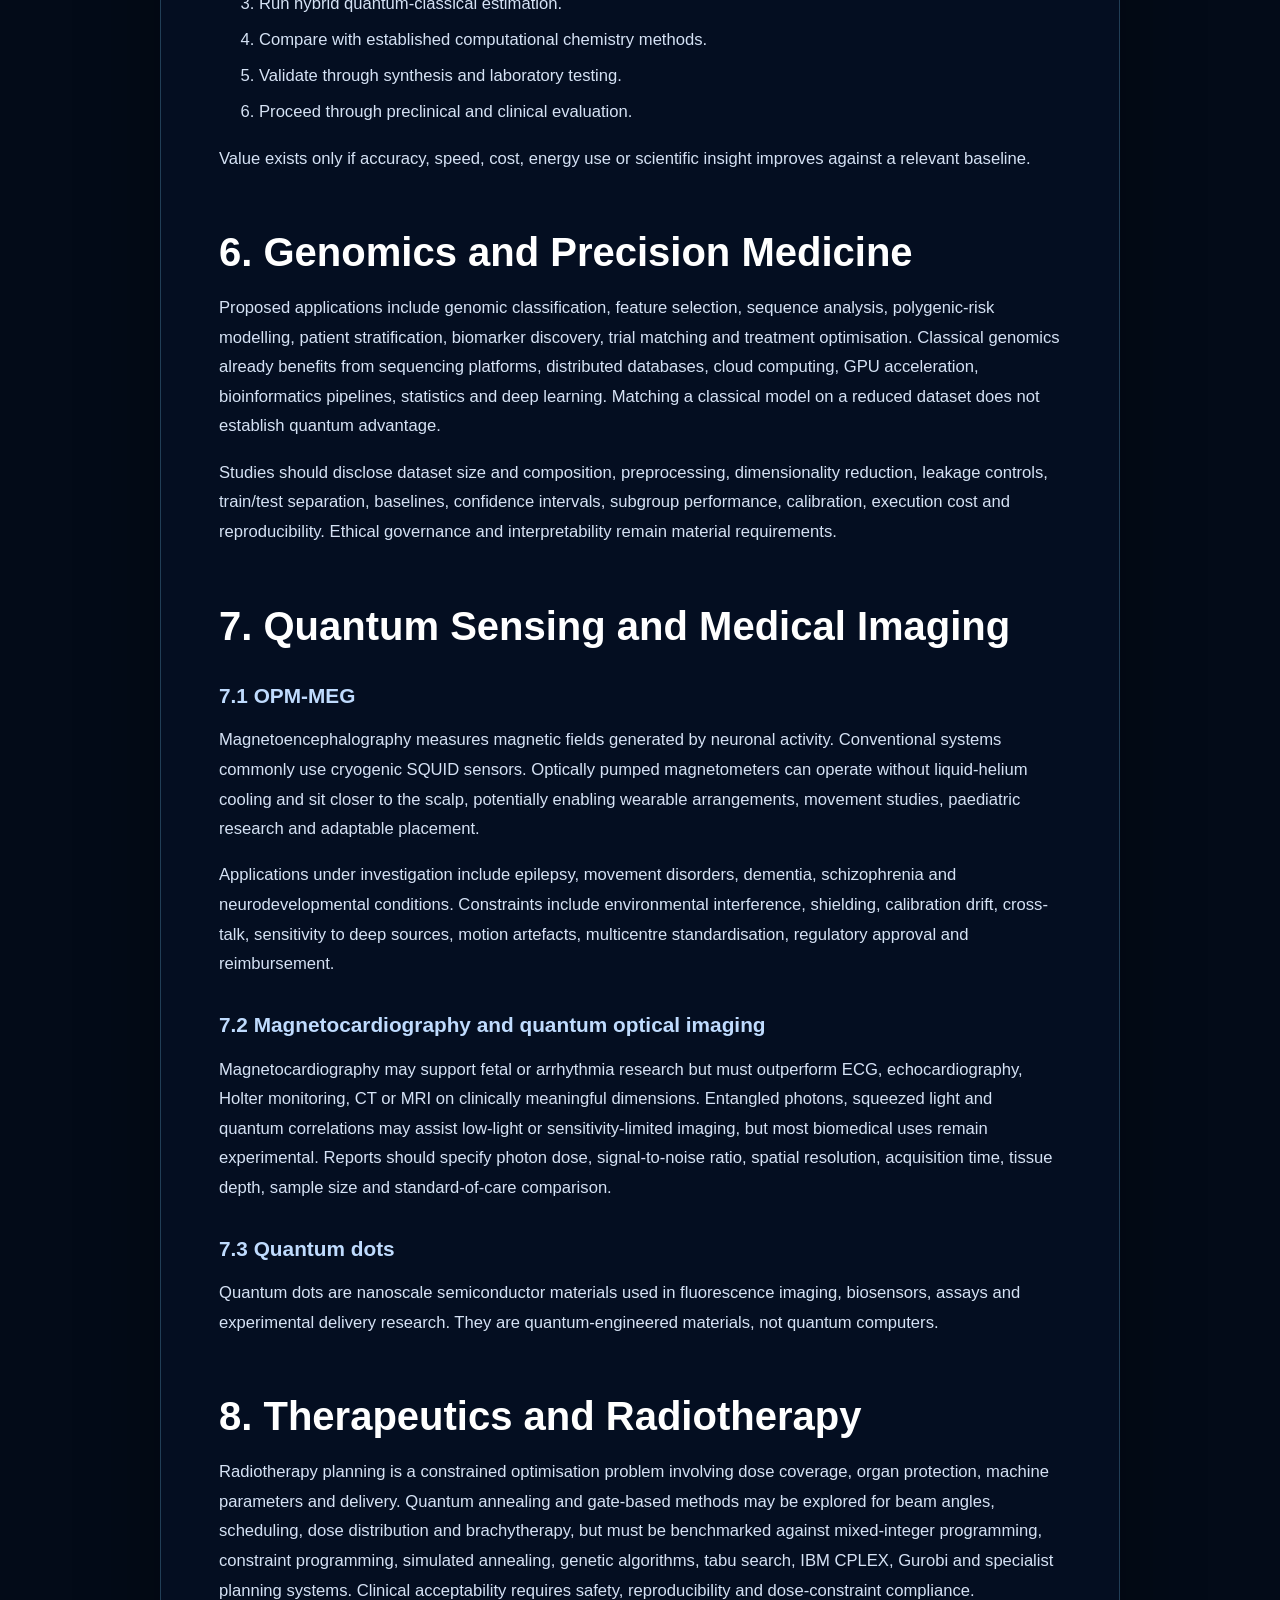
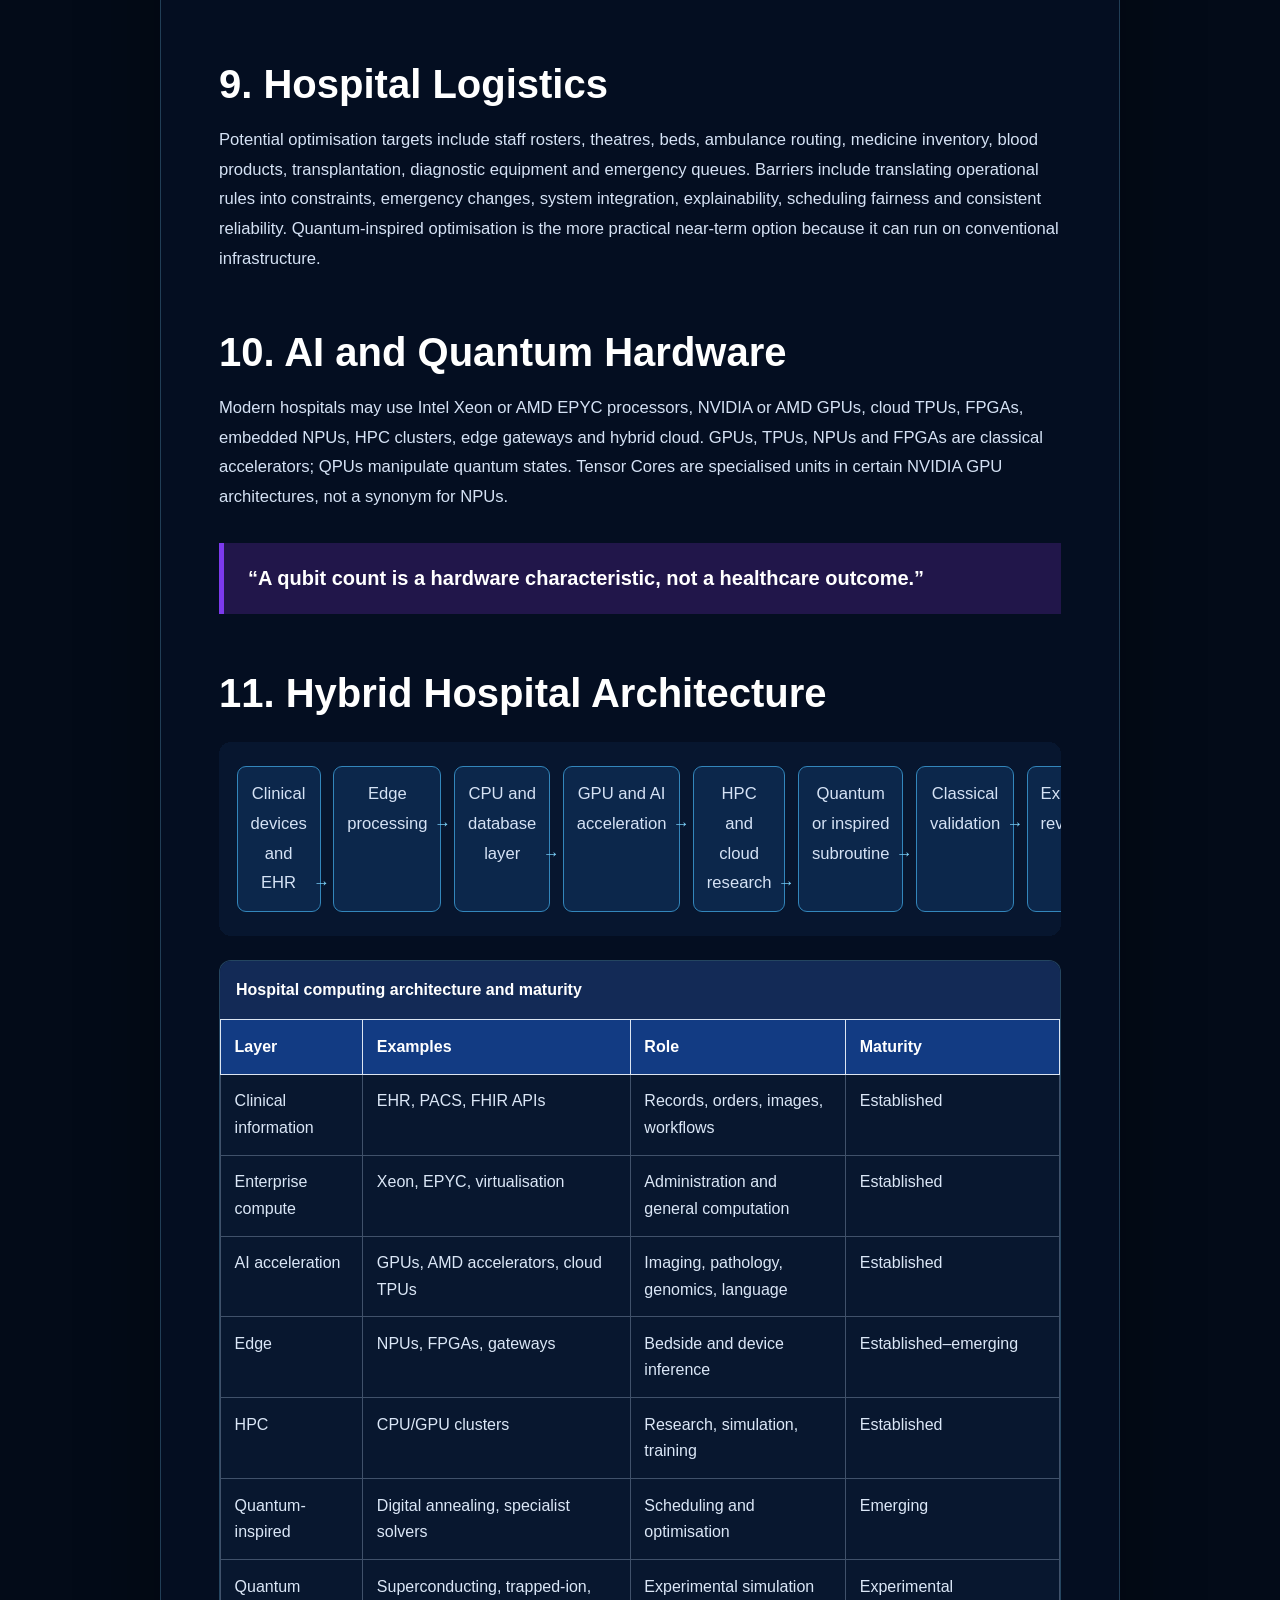
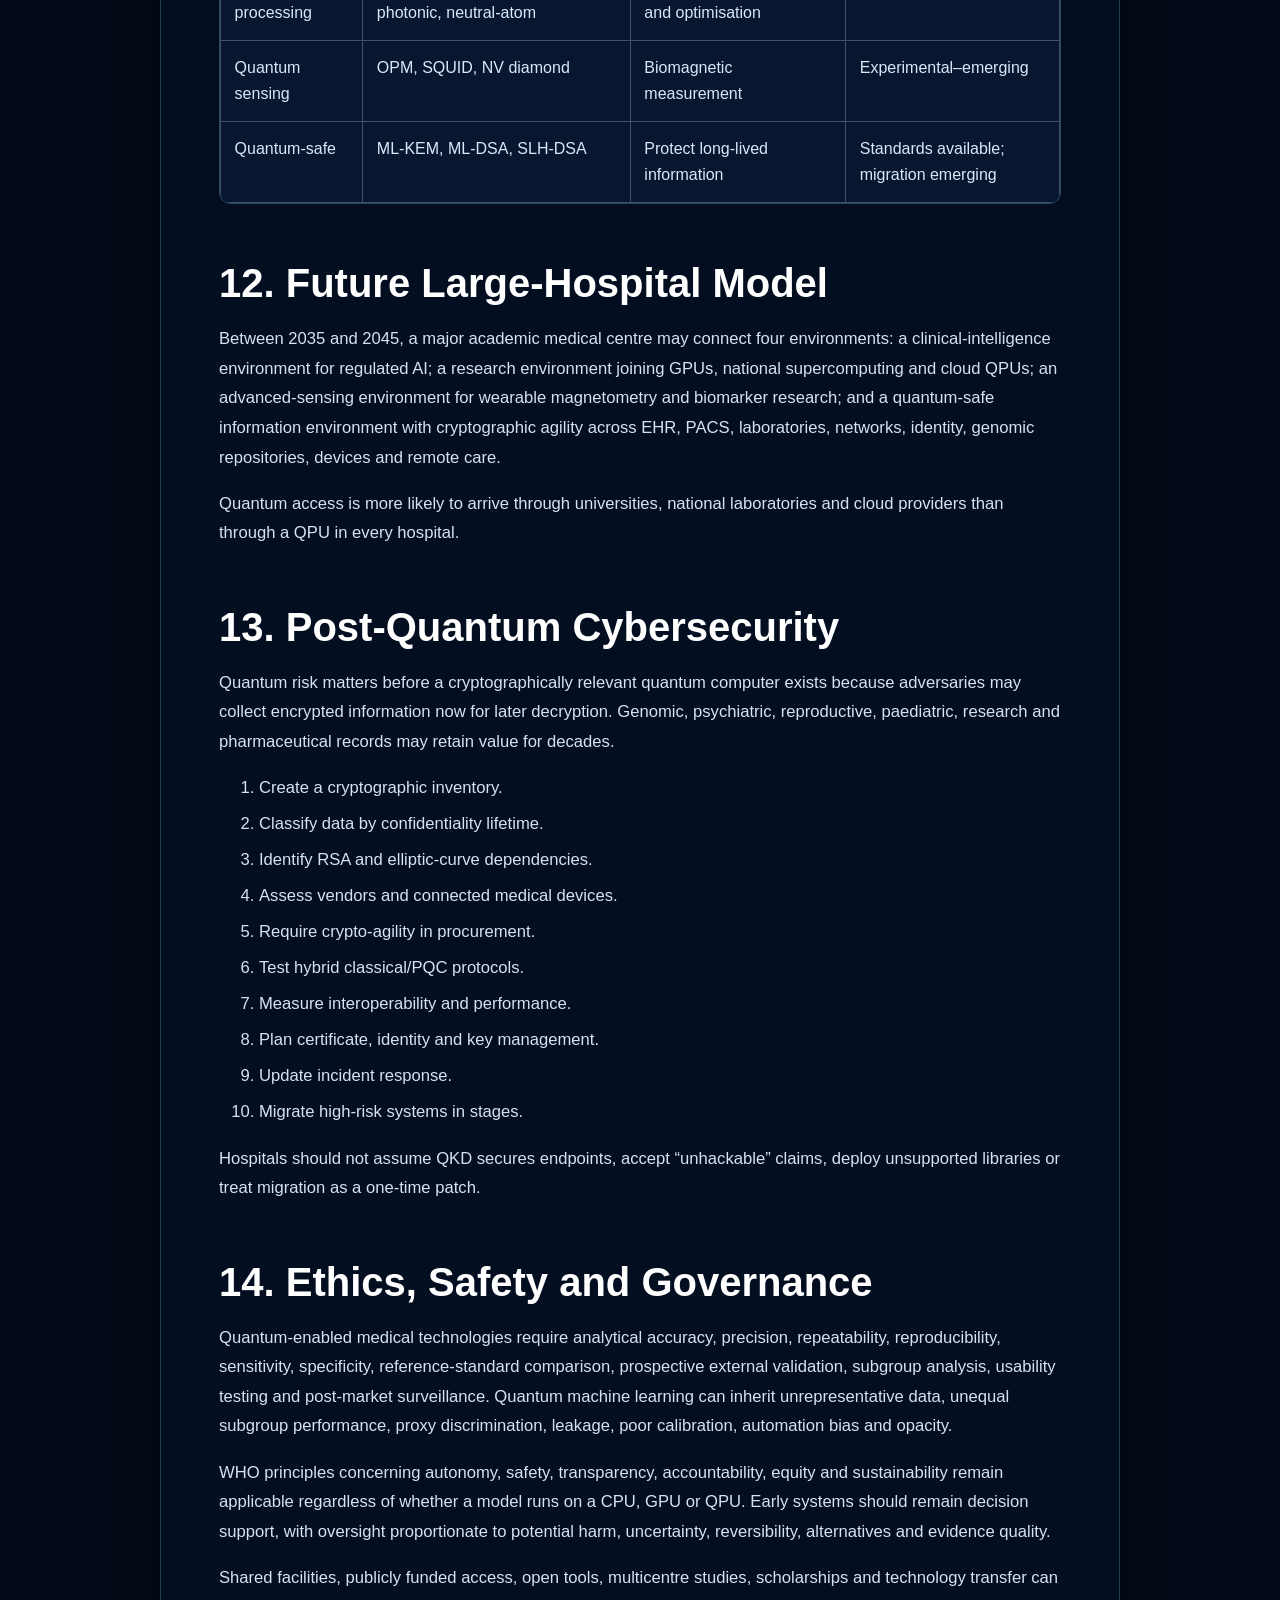
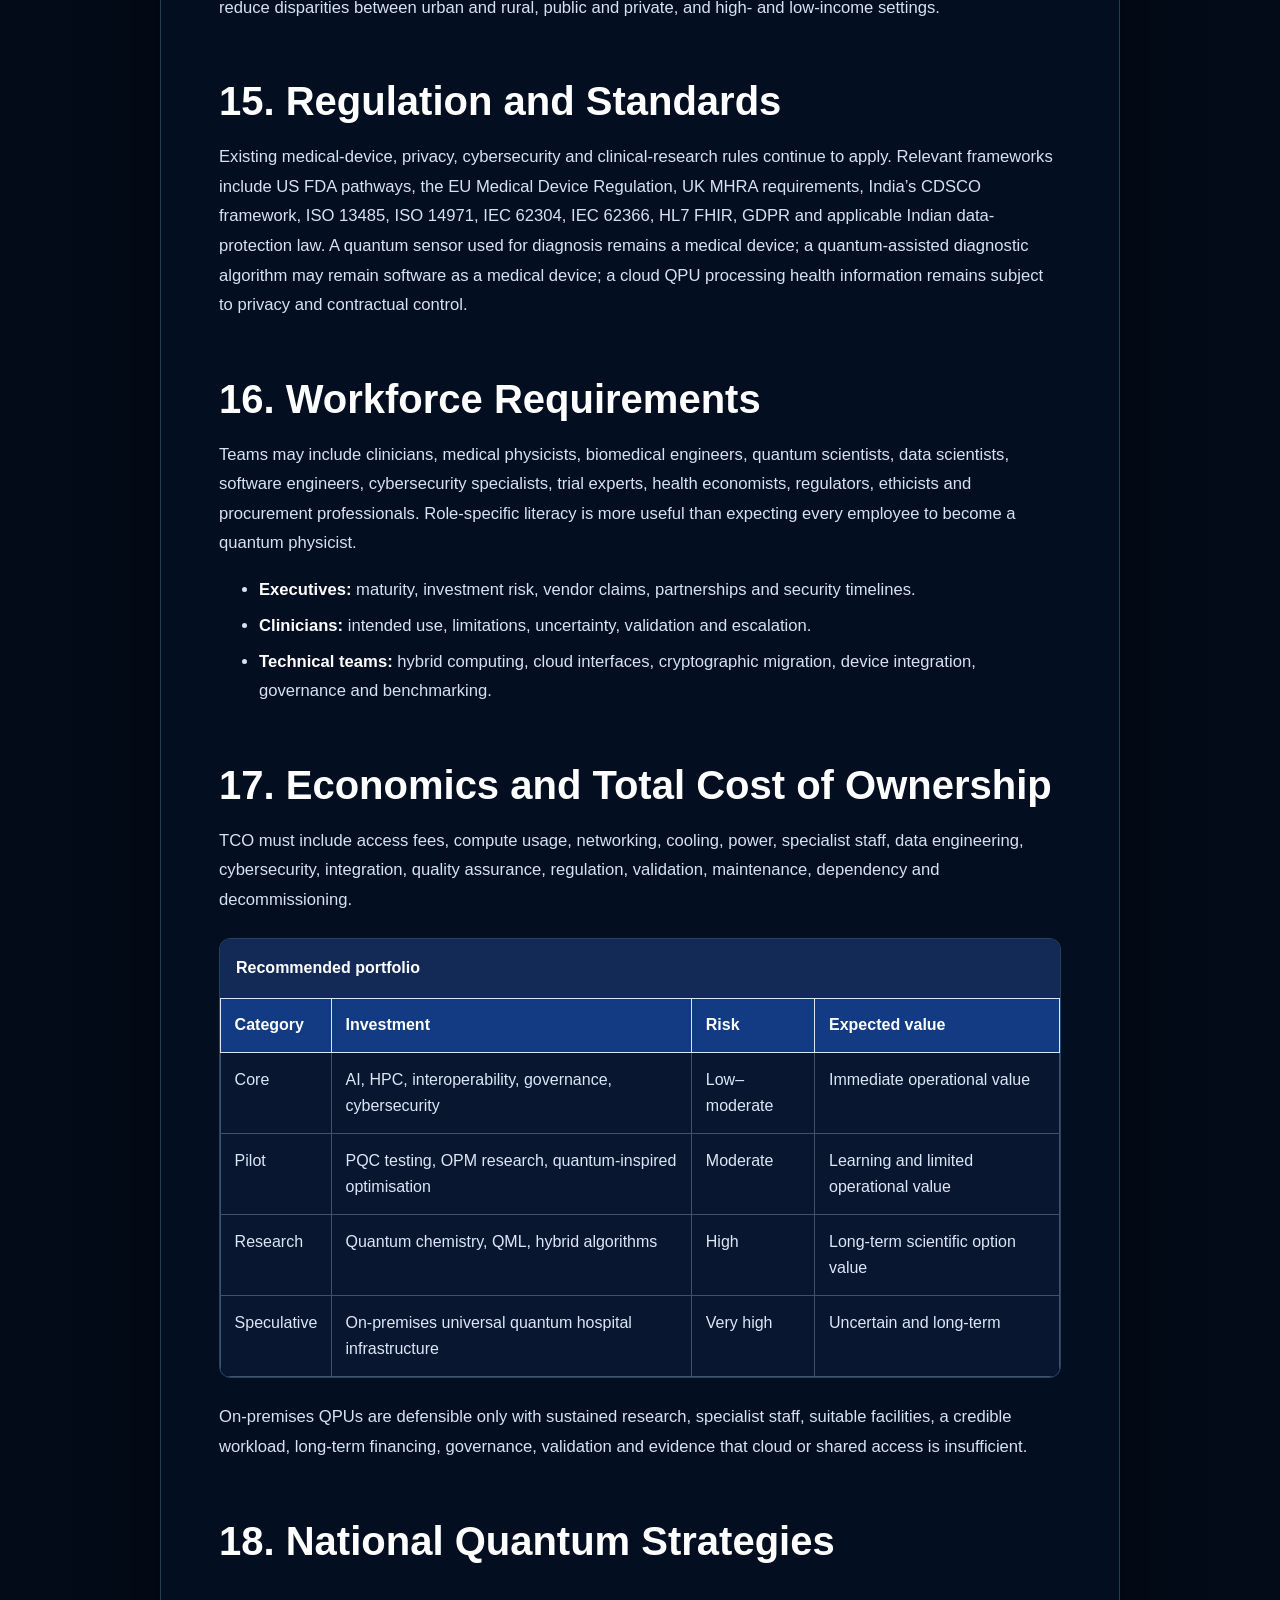
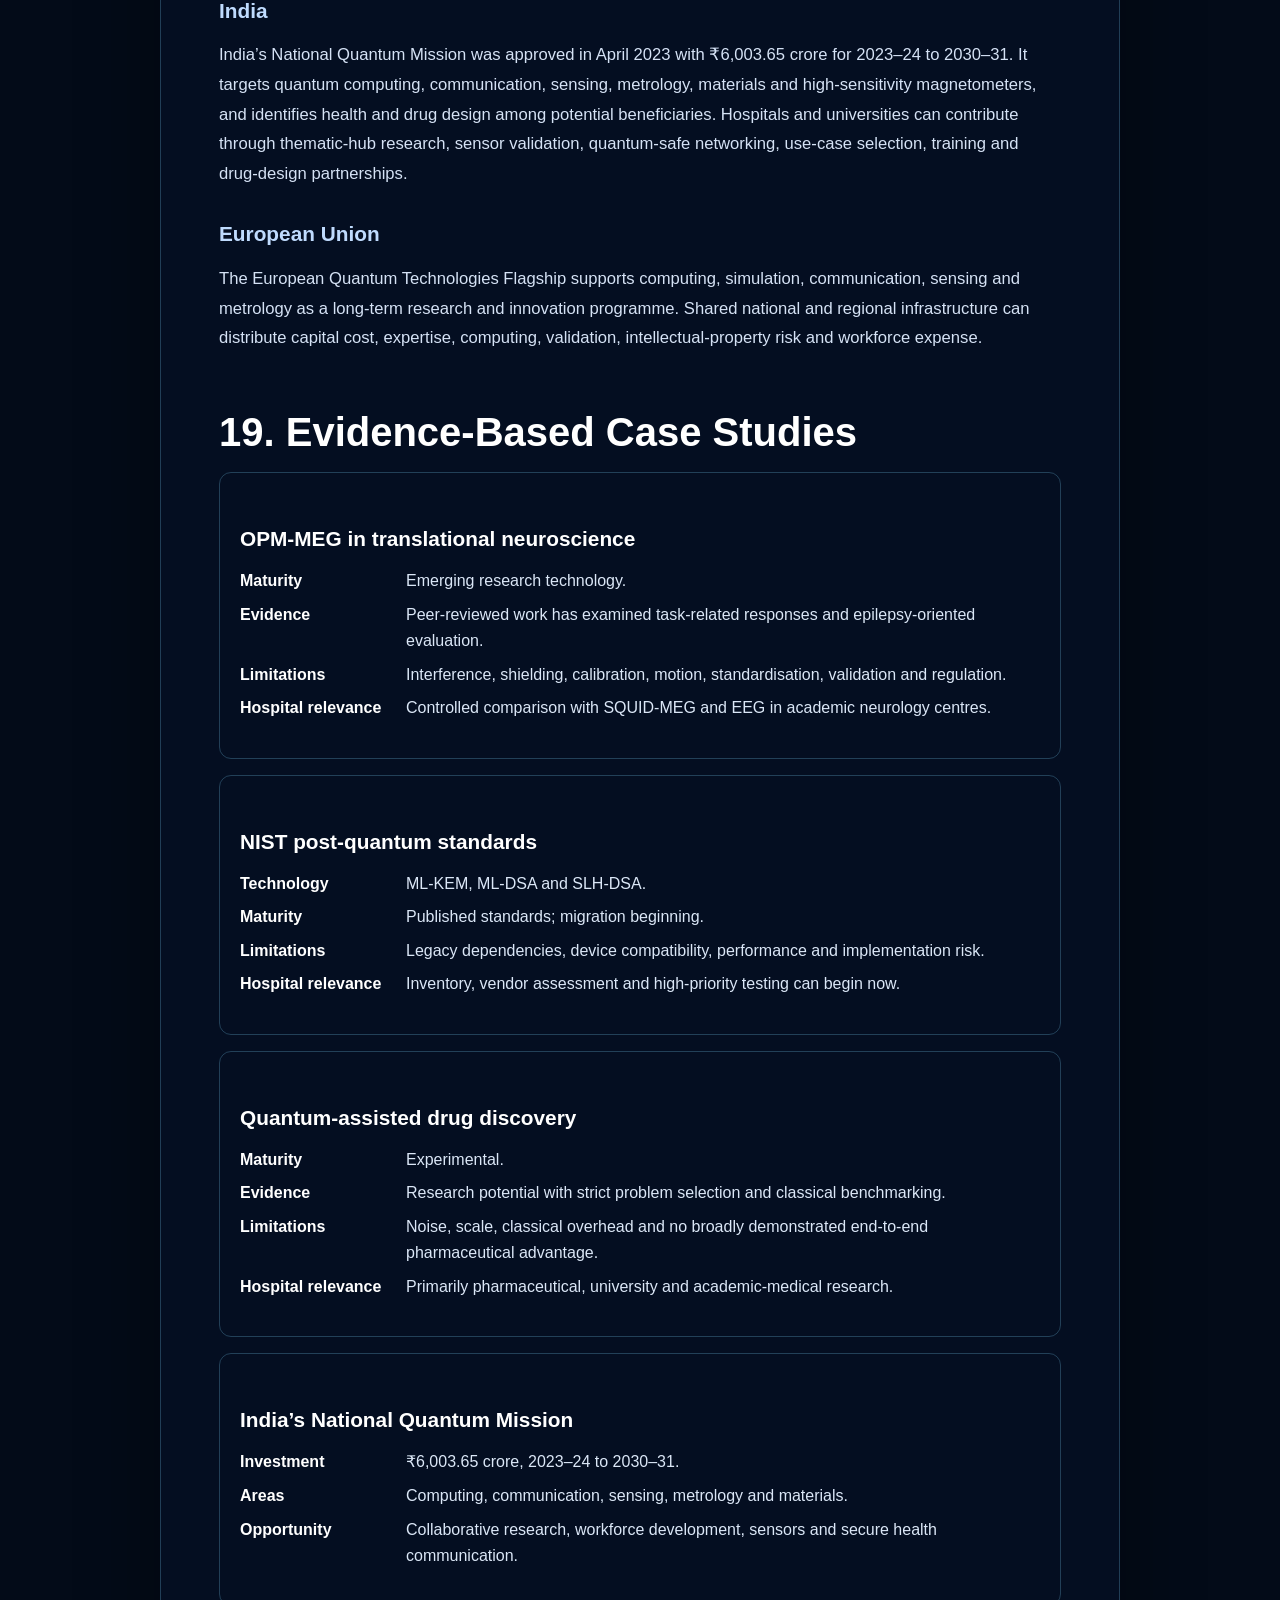
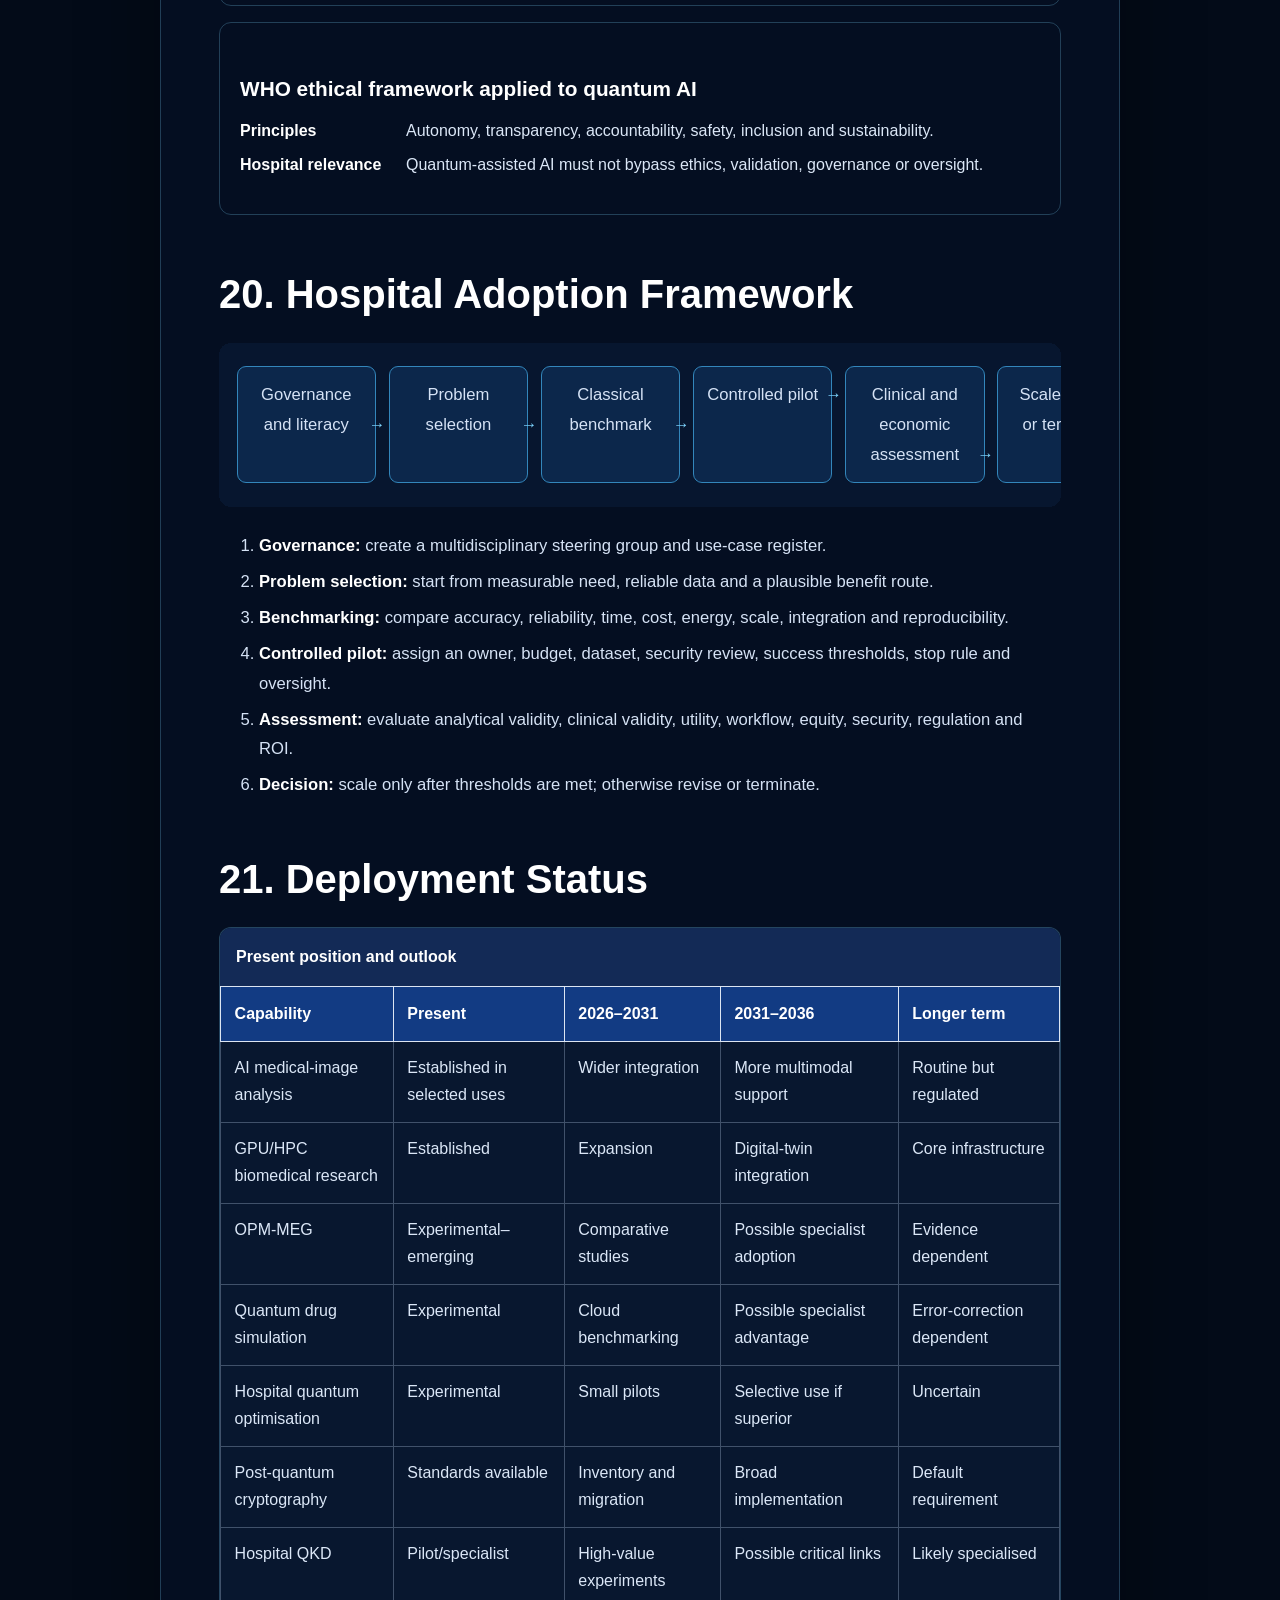
<file: quantum-technologies-healthcare-systems.html>
<!DOCTYPE html>
<html lang="en">
<head>
  <meta charset="UTF-8">
  <meta name="viewport" content="width=device-width, initial-scale=1.0">
  <title>Quantum Technologies in Healthcare: Present State and Future Prospects</title>
  <meta name="description" content="A critical research review of quantum computing, quantum sensing, post-quantum cryptography, AI hardware and hybrid computing in healthcare, with applications, risks, governance requirements and a strategic hospital adoption roadmap for 2026–2046.">
  <meta name="author" content="Sakhamuri Tarun Sai">
  <meta name="robots" content="index, follow, max-image-preview:large">
  <link rel="canonical" href="https://tarunchowdary069-rgb.github.io/AdvanceMarketingIntegration/quantum-technologies-healthcare-systems.html">
  <meta property="og:type" content="article">
  <meta property="og:title" content="How Quantum Technologies Could Transform Healthcare Systems">
  <meta property="og:description" content="Explore the present capabilities, clinical opportunities, infrastructure requirements and future prospects of quantum computing, quantum sensing and quantum-safe security in healthcare.">
  <meta property="og:url" content="https://tarunchowdary069-rgb.github.io/AdvanceMarketingIntegration/quantum-technologies-healthcare-systems.html">
  <meta property="og:image" content="https://tarunchowdary069-rgb.github.io/AdvanceMarketingIntegration/quantum-healthcare-hero.webp">
  <meta property="og:image:alt" content="Quantum healthcare research laboratory with medical imaging, neural sensing, molecular modelling, secure digital systems and a quantum computer.">
  <meta property="article:published_time" content="2026-11-17">
  <meta property="article:author" content="Sakhamuri Tarun Sai">
  <meta property="article:section" content="Quantum Technology and Healthcare Innovation">
  <meta name="twitter:card" content="summary_large_image">
  <link rel="stylesheet" href="style.css">
  <style>
    :root{--qh-navy:#07162f;--qh-blue:#2563eb;--qh-cyan:#06b6d4;--qh-violet:#7c3aed;--qh-ink:#18243a;--qh-muted:#526079;--qh-line:#dce5f2;--qh-soft:#f4f8ff;--qh-warn:#fff8e7}
    html{scroll-behavior:smooth}.skip-link{position:fixed;left:1rem;top:1rem;z-index:9999;padding:.8rem 1rem;background:#fff;color:#07162f;border-radius:.5rem;transform:translateY(-180%)}.skip-link:focus{transform:none}
    .qh-hero{position:relative;padding:88px 0 62px;color:#fff;background:linear-gradient(135deg,#06142d 0%,#102d61 55%,#3d1b77 100%);overflow:hidden}
    .qh-hero::after{content:"";position:absolute;inset:0;background:radial-gradient(circle at 78% 20%,rgba(6,182,212,.25),transparent 32%),radial-gradient(circle at 18% 80%,rgba(124,58,237,.24),transparent 36%);pointer-events:none}
    /* Add the supplied image later by replacing none below with url('images/quantum-healthcare-hero.avif'). */
    .qh-page.has-hero-image .qh-hero{background-image:linear-gradient(90deg,rgba(4,14,34,.9),rgba(8,25,55,.74)),var(--qh-hero-image,none);background-size:cover;background-position:center 48%}
    .qh-wrap{width:min(1040px,92%);margin:auto;position:relative;z-index:1}.qh-reading{width:min(860px,92%);margin:auto}.qh-hero h1{max-width:980px;font-size:clamp(2.25rem,6vw,4.75rem);line-height:1.03;margin:.7rem 0 1rem;overflow-wrap:break-word}.qh-kicker{display:inline-block;font-weight:800;letter-spacing:.08em;text-transform:uppercase;color:#9ee8f4}.qh-deck{max-width:800px;font-size:clamp(1.08rem,2vw,1.35rem);line-height:1.6;color:#e7eefc}.qh-meta{display:flex;flex-wrap:wrap;gap:.55rem 1.2rem;margin-top:1.5rem;color:#cbd8ee}.qh-back{display:inline-block;color:#fff;font-weight:750;margin-bottom:1rem}.qh-toc{margin:2rem auto;padding:1.25rem;border:1px solid var(--qh-line);border-radius:14px;background:#fff;box-shadow:0 12px 35px rgba(22,44,86,.08)}.qh-toc summary{font-weight:800;cursor:pointer}.qh-toc ol{columns:2;column-gap:2rem}.qh-toc a{color:#174ea6}
    .qh-article{padding:50px 0 80px;color:var(--qh-ink)}.qh-article h2{scroll-margin-top:90px;margin:3.5rem 0 1rem;font-size:clamp(1.65rem,4vw,2.5rem);line-height:1.18}.qh-article h3{scroll-margin-top:90px;margin:2rem 0 .75rem;font-size:1.3rem}.qh-article p,.qh-article li{font-size:1.04rem;line-height:1.78}.qh-article li{margin:.4rem 0}.qh-article a{color:#174ea6;text-underline-offset:3px}.qh-summary,.qh-callout,.qh-disclaimer{padding:1.35rem 1.45rem;border-radius:12px;margin:1.5rem 0}.qh-summary{background:var(--qh-soft);border-left:5px solid var(--qh-blue)}.qh-callout{background:#eefcff;border-left:5px solid var(--qh-cyan)}.qh-disclaimer{background:var(--qh-warn);border:1px solid #efd189}.qh-quote{margin:2rem 0;padding:1.25rem 1.5rem;border-left:5px solid var(--qh-violet);background:#f7f3ff;font-size:1.25rem;font-weight:700;line-height:1.55}.qh-grid{display:grid;grid-template-columns:repeat(3,1fr);gap:1rem;margin:1.5rem 0}.qh-card{padding:1.15rem;border:1px solid var(--qh-line);border-radius:12px;background:#fff}.qh-card h3{margin-top:0}.qh-table-region{overflow-x:auto;margin:1.5rem 0;border:1px solid var(--qh-line);border-radius:12px}.qh-table-region:focus-visible{outline:3px solid var(--qh-blue);outline-offset:4px}.qh-table{width:100%;min-width:760px;border-collapse:collapse}.qh-table caption{text-align:left;padding:1rem;font-weight:800;background:#eef4ff}.qh-table th,.qh-table td{padding:.85rem;text-align:left;vertical-align:top;border:1px solid var(--qh-line)}.qh-table th{background:#123b83;color:#fff}.qh-diagram{margin:1.5rem 0;padding:1.1rem;border-radius:12px;background:var(--qh-navy);color:#eaf5ff;overflow-x:auto}.qh-diagram ol{display:flex;gap:.8rem;list-style:none;padding:0;margin:0;min-width:900px}.qh-diagram li{flex:1;padding:.8rem;border:1px solid #3386bb;border-radius:9px;background:#0c274b;text-align:center;position:relative}.qh-diagram li:not(:last-child)::after{content:"→";position:absolute;right:-.65rem;color:#7dd3fc;font-weight:900}.qh-maturity{display:grid;gap:.5rem;margin:1.5rem auto;max-width:760px}.qh-level{padding:.8rem 1rem;text-align:center;color:#fff;border-radius:8px;margin:auto}.qh-level:nth-child(1){width:45%;background:#6d28d9}.qh-level:nth-child(2){width:55%;background:#7c3aed}.qh-level:nth-child(3){width:65%;background:#2563eb}.qh-level:nth-child(4){width:75%;background:#0284c7}.qh-level:nth-child(5){width:87%;background:#0891b2}.qh-level:nth-child(6){width:100%;background:#0f766e}.qh-case{padding:1.25rem;margin:1rem 0;border:1px solid var(--qh-line);border-radius:12px;background:#fbfdff}.qh-case dl{display:grid;grid-template-columns:150px 1fr;gap:.45rem 1rem}.qh-case dt{font-weight:800}.qh-case dd{margin:0}.qh-glossary{display:grid;grid-template-columns:repeat(2,1fr);gap:.75rem 1.25rem}.qh-glossary div{padding:.85rem;border-bottom:1px solid var(--qh-line)}.qh-glossary dt{font-weight:850}.qh-glossary dd{margin:.3rem 0 0;line-height:1.55}.qh-references li{overflow-wrap:anywhere}.qh-sources-note{font-size:.95rem;color:var(--qh-muted)}
    @media(max-width:760px){.qh-hero{padding:58px 0 40px}.qh-toc ol{columns:1}.qh-grid,.qh-glossary{grid-template-columns:1fr}.qh-case dl{grid-template-columns:1fr}.qh-table th,.qh-table td{padding:.7rem}.qh-article{padding-top:28px}.qh-level{width:100%!important}.qh-quote{font-size:1.1rem}}
    @media(prefers-reduced-motion:reduce){html{scroll-behavior:auto}}
    @media print{.header,.qh-back,.qh-toc,.skip-link{display:none}.qh-hero{color:#000;background:#fff;padding:1rem 0}.qh-deck,.qh-meta{color:#222}.qh-article{padding:0}.qh-table{min-width:0}.qh-diagram{color:#000;background:#fff;border:1px solid #000}}
  

    /* Healthcare article: preserve the original design while extending
       the healthcare image across the complete page. */
    body.qh-page.healthcare-article-page {
      min-height: 100vh;
      margin: 0;
      color: #e8f1ff;
      background-color: #06152c;
      background-image:
        linear-gradient(rgba(4,15,35,.58), rgba(7,24,50,.80)),
        url("images/images/quantum-healthcare-hero.webp");
      background-repeat: no-repeat;
      background-position: center top;
      background-size: cover;
      background-attachment: fixed;
    }

    body.qh-page.healthcare-article-page main,
    body.qh-page.healthcare-article-page article,
    body.qh-page.healthcare-article-page .qh-article {
      background: transparent !important;
    }

    body.qh-page.healthcare-article-page .qh-hero {
      min-height: 620px;
      display: flex;
      align-items: center;
      background: linear-gradient(135deg, rgba(4,14,36,.34), rgba(20,44,96,.22)) !important;
      background-image: none !important;
    }

    body.qh-page.healthcare-article-page .qh-reading {
      width: min(960px,92%);
      margin: 0 auto;
      padding: clamp(28px,5vw,58px);
      border: 1px solid rgba(125,211,252,.24);
      border-radius: 24px;
      background: rgba(5,16,36,.86);
      color: #dbe7f7;
      box-shadow: 0 28px 80px rgba(0,0,0,.42);
      backdrop-filter: blur(12px);
      -webkit-backdrop-filter: blur(12px);
    }

    body.qh-page.healthcare-article-page .qh-reading p,
    body.qh-page.healthcare-article-page .qh-reading li { color:#d5e2f5; }
    body.qh-page.healthcare-article-page .qh-reading h2 { color:#fff; }
    body.qh-page.healthcare-article-page .qh-reading h3 { color:#bfdbfe; }
    body.qh-page.healthcare-article-page .qh-reading strong { color:#fff; }
    body.qh-page.healthcare-article-page .qh-reading a { color:#7dd3fc; }

    body.qh-page.healthcare-article-page .qh-toc,
    body.qh-page.healthcare-article-page .qh-summary,
    body.qh-page.healthcare-article-page .qh-callout,
    body.qh-page.healthcare-article-page .qh-card,
    body.qh-page.healthcare-article-page .qh-case,
    body.qh-page.healthcare-article-page .qh-glossary > div,
    body.qh-page.healthcare-article-page .qh-table-region {
      background: rgba(8,23,47,.92);
      color:#dbe7f7;
      border-color: rgba(125,211,252,.25);
    }

    body.qh-page.healthcare-article-page .qh-toc summary,
    body.qh-page.healthcare-article-page .qh-card h3,
    body.qh-page.healthcare-article-page .qh-case h3,
    body.qh-page.healthcare-article-page .qh-case dt,
    body.qh-page.healthcare-article-page .qh-glossary dt { color:#fff; }

    body.qh-page.healthcare-article-page .qh-table caption {
      background: rgba(20,43,88,.96);
      color:#fff;
    }
    body.qh-page.healthcare-article-page .qh-table td {
      background: rgba(8,23,47,.92);
      color:#dbe7f7;
      border-color:#40516a;
    }
    body.qh-page.healthcare-article-page .qh-quote {
      background: rgba(45,25,90,.72);
      color:#fff;
    }
    body.qh-page.healthcare-article-page .qh-disclaimer {
      background: rgba(75,51,11,.78);
      color:#fde7b0;
    }

    @media (max-width:760px) {
      body.qh-page.healthcare-article-page {
        background-attachment: scroll;
        background-position: 58% top;
      }
      body.qh-page.healthcare-article-page .qh-hero {
        min-height: auto;
      }
      body.qh-page.healthcare-article-page .qh-reading {
        width:94%;
        padding:24px 20px;
        border-radius:16px;
      }
    }
  /* =====================================================
   BRIGHTER HEALTHCARE CATEGORY HEADING
   Separates the back link, category label and main title
   ===================================================== */

/* Put the back link on its own line */
.qh-page .qh-back {
  display: block;
  width: fit-content;
  margin-bottom: 34px;
}

/* Bright category heading */
.qh-page .qh-kicker {
  display: inline-block;
  position: relative;
  z-index: 2;

  margin-top: 6px;
  margin-bottom: 28px;
  padding: 10px 18px;

  border: 1px solid rgba(103, 232, 249, 0.65);
  border-radius: 8px;

  background:
    linear-gradient(
      90deg,
      rgba(0, 87, 255, 0.82),
      rgba(0, 186, 255, 0.72),
      rgba(37, 99, 235, 0.82)
    );

  color: #ffffff !important;

  font-size: clamp(0.9rem, 1.45vw, 1.08rem);
  font-weight: 900;
  line-height: 1.35;
  letter-spacing: 0.09em;
  text-transform: uppercase;

  text-shadow:
    0 2px 5px rgba(0, 0, 0, 0.85),
    0 0 14px rgba(125, 211, 252, 0.95);

  box-shadow:
    0 8px 24px rgba(0, 102, 255, 0.35),
    0 0 24px rgba(34, 211, 238, 0.20);
}

/* Create separation before the main title */
.qh-page .qh-kicker + h1 {
  margin-top: 8px;
}

/* Subtle bright accent beneath the label */
.qh-page .qh-kicker::after {
  position: absolute;
  right: 14px;
  bottom: -7px;
  left: 14px;

  height: 2px;

  background:
    linear-gradient(
      90deg,
      transparent,
      #67e8f9,
      #60a5fa,
      transparent
    );

  content: "";
}

/* Mobile adjustment */
@media (max-width: 760px) {
  .qh-page .qh-back {
    margin-bottom: 24px;
  }

  .qh-page .qh-kicker {
    margin-top: 4px;
    margin-bottom: 22px;
    padding: 9px 13px;

    font-size: 0.58rem;
    line-height: 1.45;
    letter-spacing: 0.07em;
  }
}</style>
  <script type="application/ld+json">{"@context":"https://schema.org","@type":"ScholarlyArticle","headline":"Quantum Technologies in Healthcare Systems: Present State, Strategic Value and Future Prospects","description":"A critical research review of quantum computing, quantum sensing, post-quantum cryptography, AI hardware and hybrid computing in healthcare.","author":{"@type":"Person","name":"Sakhamuri Tarun Sai"},"publisher":{"@type":"Organization","name":"Advance Marketing Integration"},"datePublished":"2026-11-17","mainEntityOfPage":"https://tarunchowdary069-rgb.github.io/AdvanceMarketingIntegration/quantum-technologies-healthcare-systems.html","keywords":["quantum technologies in healthcare","quantum computing in medicine","quantum sensing","post-quantum cryptography","OPM-MEG","precision medicine"]}</script>
</head>
<body class="qh-page healthcare-article-page">
<a class="skip-link" href="#main-content">Skip to main content</a>
<header class="header"><div class="container nav"><a class="brand" href="index.html">Advance Marketing Integration</a><button class="menu-button" id="menuButton" type="button" aria-controls="mainNav" aria-expanded="false" aria-label="Open navigation">☰</button><nav id="mainNav" aria-label="Primary navigation"><a href="index.html">Home</a><a href="index.html#updates">Updates</a><a href="index.html#about">About</a><a href="index.html#contact">Contact</a></nav></div></header>
<main id="main-content"><article>
<header class="qh-hero"><div class="qh-wrap"><a class="qh-back" href="index.html#updates">← Back to updates</a><span class="qh-kicker">Quantum Technology · Healthcare Innovation · Research</span><h1>Quantum Technologies in Healthcare Systems: Present State, Strategic Value and Future Prospects</h1><p class="qh-deck">A critical, evidence-led review of quantum computing, quantum sensing, post-quantum security, AI hardware and hybrid hospital infrastructure, with an adoption roadmap for 2026–2046.</p><div class="qh-meta"><span>By <strong>Sakhamuri Tarun Sai</strong></span><span>Published <time datetime="2026-11-17">17 November 2026</time></span><span>Advance Marketing Integration</span></div></div></header>
<div class="qh-article"><div class="qh-reading">
<details class="qh-toc" open><summary>Article contents</summary><ol><li><a href="#abstract">Abstract</a></li><li><a href="#executive-summary">Executive Summary</a></li><li><a href="#introduction">Introduction</a></li><li><a href="#objectives">Research Objectives</a></li><li><a href="#methodology">Methodology and Limitations</a></li><li><a href="#foundations">Quantum Technology Foundations</a></li><li><a href="#drug-discovery">Drug Discovery</a></li><li><a href="#precision-medicine">Genomics and Precision Medicine</a></li><li><a href="#sensing">Quantum Sensing and Imaging</a></li><li><a href="#therapeutics">Therapeutics and Radiotherapy</a></li><li><a href="#logistics">Hospital Logistics</a></li><li><a href="#hardware">AI and Quantum Hardware</a></li><li><a href="#architecture">Hybrid Hospital Architecture</a></li><li><a href="#future-hospital">Future Large-Hospital Model</a></li><li><a href="#cybersecurity">Post-Quantum Cybersecurity</a></li><li><a href="#governance">Ethics, Safety and Governance</a></li><li><a href="#regulation">Regulation and Standards</a></li><li><a href="#workforce">Workforce</a></li><li><a href="#economics">Economics and TCO</a></li><li><a href="#strategies">National Strategies</a></li><li><a href="#cases">Case Studies</a></li><li><a href="#adoption">Adoption Framework</a></li><li><a href="#deployment">Deployment Status</a></li><li><a href="#timeline">Scenario Timeline</a></li><li><a href="#recommendations">Recommendations</a></li><li><a href="#findings">Key Findings</a></li><li><a href="#conclusion">Conclusion</a></li><li><a href="#glossary">Glossary</a></li><li><a href="#references">References</a></li><li><a href="#disclaimer">Disclaimer</a></li></ol></details>

<section id="abstract"><h2>Abstract</h2><p>Quantum technologies are increasingly presented as potential enablers of healthcare innovation in molecular modelling, biomedical sensing, clinical optimisation and cybersecurity. Yet “quantum healthcare” groups together technologies at markedly different stages of scientific and commercial maturity. Artificial intelligence and high-performance computing already support selected hospital and biomedical workflows; fault-tolerant quantum computing remains a long-term engineering objective. Quantum sensing, particularly optically pumped magnetometry for magnetoencephalography, offers a more credible near- to medium-term clinical research pathway.</p><p>This review examines quantum computing, sensing, communication, post-quantum security and quantum-inspired computation. It evaluates applications in drug discovery, precision medicine, medical imaging, radiotherapy planning, logistics and health-data protection while separating established capabilities from emerging, experimental and speculative proposals. The central conclusion is that healthcare should pursue heterogeneous architectures combining electronic health records, edge systems, AI accelerators, HPC, cloud infrastructure and narrowly scoped quantum resources. Deployment should follow comparative validation, regulatory review, cybersecurity assessment and evidence of measurable patient, scientific or operational benefit.</p></section>

<section id="executive-summary"><h2>Executive Summary</h2><div class="qh-summary"><p><strong>Strategic conclusion:</strong> hospitals should not treat quantum technology as a wholesale replacement for conventional computing. The credible pathway is a staged portfolio.</p><ul><li><strong>CORE:</strong> interoperable data, AI, HPC, cybersecurity, governance and workforce capability.</li><li><strong>PILOT:</strong> post-quantum migration, OPM research and quantum-inspired optimisation.</li><li><strong>RESEARCH:</strong> cloud-based quantum chemistry, quantum machine learning and experimental hybrid algorithms.</li></ul></div><div class="qh-grid"><div class="qh-card"><h3>Immediate</h3><p>Build cryptographic inventories, crypto-agility and post-quantum migration plans for long-lived health information.</p></div><div class="qh-card"><h3>Emerging</h3><p>Evaluate OPM-MEG, quantum-safe networking and quantum-inspired operational research through controlled pilots.</p></div><div class="qh-card"><h3>Long-term</h3><p>Use cloud or shared quantum resources for molecular simulation and specialised optimisation when rigorous classical benchmarks exist.</p></div></div><blockquote class="qh-quote">“The near-term quantum priority for most hospitals is not purchasing a quantum computer; it is preparing their information systems for post-quantum security.”</blockquote></section>

<section id="introduction"><h2>1. Introduction</h2><p>Healthcare is becoming more computationally intensive. Precision medicine combines genomic, clinical, behavioural and environmental data; radiology and pathology generate high-resolution images at scale; intensive-care units produce continuous physiological time series; and managers coordinate beds, staff, medicines, equipment and patient journeys under uncertainty. At the same time, genomic, psychiatric, reproductive and paediatric records may need confidentiality for decades.</p><p>Quantum technologies may introduce new approaches to molecular simulation, selected optimisation, weak-signal measurement, secure communication and hybrid scientific computing. These possibilities do not share the same maturity. Quantum sensing may enter specialist research environments before fault-tolerant computation, while post-quantum cryptography can be deployed on conventional systems today.</p><div class="qh-callout"><strong>Research question:</strong> How can quantum technologies contribute to healthcare research and hospital systems without overstating present maturity or underestimating clinical, economic, regulatory and governance requirements?</div></section>

<section id="objectives"><h2>2. Research Objectives</h2><ol><li>Explain the principal branches of quantum technology in healthcare-relevant language.</li><li>Assess current and potential applications in medicine and hospital operations.</li><li>Distinguish established, emerging, experimental and speculative applications.</li><li>Evaluate infrastructure, cybersecurity, governance and workforce requirements.</li><li>Examine national quantum programmes and shared research models.</li><li>Propose an evidence-based adoption framework for hospitals and academic medical centres.</li></ol></section>

<section id="methodology"><h2>3. Methodology and Limitations</h2><p>This article uses a structured narrative-review approach prioritising peer-reviewed research, official government publications, recognised standards bodies, international health-governance guidance and comparative evidence against conventional computing.</p><div class="qh-table-region" role="region" aria-label="Technology maturity classification" tabindex="0"><table class="qh-table"><caption>Four-level technology-maturity framework</caption><thead><tr><th scope="col">Classification</th><th scope="col">Meaning</th><th scope="col">Appropriate description</th></tr></thead><tbody><tr><td>Established</td><td>Routinely deployed with operational or clinical evidence</td><td>Available for structured implementation</td></tr><tr><td>Emerging</td><td>Advanced development or limited real-world use</td><td>Promising but not routine</td></tr><tr><td>Experimental</td><td>Proof-of-concept or research stage</td><td>Requires further validation</td></tr><tr><td>Speculative</td><td>Scientifically conceivable without an established delivery pathway</td><td>Long-term scenario, not a prediction</td></tr></tbody></table></div><p><strong>Limitations:</strong> the evidence base mixes controlled studies, laboratory experiments, vendor demonstrations and forward-looking commentary. Qubit counts do not establish useful performance; sensor sensitivity does not establish clinical utility. Long-range scenarios are conditional rather than predictive.</p></section>

<section id="foundations"><h2>4. Quantum Technology Foundations</h2><h3>4.1 Quantum computing</h3><p>Classical bits hold zero or one. Qubits are described by quantum states that may combine basis states until measurement. Superposition, entanglement and interference enable non-classical computation, but a quantum computer does not simply “try every answer simultaneously”. Algorithms must manipulate amplitudes so useful outcomes become more likely.</p><p>Major architectures include superconducting qubits, trapped ions, photonics, neutral atoms and quantum annealing. Assessment should consider physical and logical qubits, gate fidelity, connectivity, coherence, circuit depth, measurement accuracy, logical error rate, workload completion time, cost and performance against the strongest classical baseline.</p><h3>4.2 Noise and error correction</h3><p>Current processors are affected by noise, imperfect control and measurement errors. Quantum error correction encodes logical information across physical qubits. The overhead varies with hardware error rates, code choice, connectivity, algorithm and required reliability, which is why physical-qubit totals alone are inadequate.</p><h3>4.3 Sensing, communication and security</h3><p>Quantum sensing uses controlled quantum systems to measure magnetic fields, acceleration, gravity, time or temperature. Healthcare-relevant systems include SQUIDs, optically pumped magnetometers, diamond nitrogen-vacancy centres and quantum-enhanced optical sensors. Quantum key distribution can reveal interception under defined assumptions, but it does not secure endpoints, authentication, software or supply chains.</p><p>Post-quantum cryptography uses classical algorithms intended to withstand conventional and future quantum attacks. Key standards include ML-KEM, ML-DSA and SLH-DSA. Quantum-inspired methods, including tensor networks, digital annealing, Ising-model optimisation and specialised heuristics, run on classical hardware and must still prove superiority empirically.</p>
<div class="qh-maturity" role="img" aria-label="Maturity pyramid from established digital infrastructure at the base to fault-tolerant quantum healthcare applications at the top"><div class="qh-level">Fault-tolerant quantum healthcare applications</div><div class="qh-level">Cloud quantum experiments</div><div class="qh-level">Quantum-sensing clinical research</div><div class="qh-level">Quantum-inspired optimisation</div><div class="qh-level">Post-quantum migration and crypto-agility</div><div class="qh-level">AI, cloud, HPC and interoperable health data</div></div></section>

<section id="drug-discovery"><h2>5. Quantum Computing in Drug Discovery</h2><p>Molecular behaviour is quantum mechanical, and electronic-structure calculations can become demanding as molecular size and interaction complexity increase. Candidate uses include ground-state and excited-state estimation, reaction pathways, protein-ligand analysis, structure generation and selected screening stages. The Variational Quantum Eigensolver is a prominent hybrid approach in which a classical optimiser updates parameters and a QPU estimates properties of a parameterised state.</p><p>Drug discovery also requires toxicity, solubility, absorption, distribution, metabolism, pharmacodynamics, manufacturing, dosage and clinical efficacy. A small molecular calculation is not equivalent to discovering a clinically useful medicine.</p><ol><li>Classically screen a broad chemical library.</li><li>Identify a computationally difficult, narrowly defined property.</li><li>Run hybrid quantum-classical estimation.</li><li>Compare with established computational chemistry methods.</li><li>Validate through synthesis and laboratory testing.</li><li>Proceed through preclinical and clinical evaluation.</li></ol><p>Value exists only if accuracy, speed, cost, energy use or scientific insight improves against a relevant baseline.</p></section>

<section id="precision-medicine"><h2>6. Genomics and Precision Medicine</h2><p>Proposed applications include genomic classification, feature selection, sequence analysis, polygenic-risk modelling, patient stratification, biomarker discovery, trial matching and treatment optimisation. Classical genomics already benefits from sequencing platforms, distributed databases, cloud computing, GPU acceleration, bioinformatics pipelines, statistics and deep learning. Matching a classical model on a reduced dataset does not establish quantum advantage.</p><p>Studies should disclose dataset size and composition, preprocessing, dimensionality reduction, leakage controls, train/test separation, baselines, confidence intervals, subgroup performance, calibration, execution cost and reproducibility. Ethical governance and interpretability remain material requirements.</p></section>

<section id="sensing"><h2>7. Quantum Sensing and Medical Imaging</h2><h3>7.1 OPM-MEG</h3><p>Magnetoencephalography measures magnetic fields generated by neuronal activity. Conventional systems commonly use cryogenic SQUID sensors. Optically pumped magnetometers can operate without liquid-helium cooling and sit closer to the scalp, potentially enabling wearable arrangements, movement studies, paediatric research and adaptable placement.</p><p>Applications under investigation include epilepsy, movement disorders, dementia, schizophrenia and neurodevelopmental conditions. Constraints include environmental interference, shielding, calibration drift, cross-talk, sensitivity to deep sources, motion artefacts, multicentre standardisation, regulatory approval and reimbursement.</p><h3>7.2 Magnetocardiography and quantum optical imaging</h3><p>Magnetocardiography may support fetal or arrhythmia research but must outperform ECG, echocardiography, Holter monitoring, CT or MRI on clinically meaningful dimensions. Entangled photons, squeezed light and quantum correlations may assist low-light or sensitivity-limited imaging, but most biomedical uses remain experimental. Reports should specify photon dose, signal-to-noise ratio, spatial resolution, acquisition time, tissue depth, sample size and standard-of-care comparison.</p><h3>7.3 Quantum dots</h3><p>Quantum dots are nanoscale semiconductor materials used in fluorescence imaging, biosensors, assays and experimental delivery research. They are quantum-engineered materials, not quantum computers.</p></section>

<section id="therapeutics"><h2>8. Therapeutics and Radiotherapy</h2><p>Radiotherapy planning is a constrained optimisation problem involving dose coverage, organ protection, machine parameters and delivery. Quantum annealing and gate-based methods may be explored for beam angles, scheduling, dose distribution and brachytherapy, but must be benchmarked against mixed-integer programming, constraint programming, simulated annealing, genetic algorithms, tabu search, IBM CPLEX, Gurobi and specialist planning systems. Clinical acceptability requires safety, reproducibility and dose-constraint compliance.</p></section>

<section id="logistics"><h2>9. Hospital Logistics</h2><p>Potential optimisation targets include staff rosters, theatres, beds, ambulance routing, medicine inventory, blood products, transplantation, diagnostic equipment and emergency queues. Barriers include translating operational rules into constraints, emergency changes, system integration, explainability, scheduling fairness and consistent reliability. Quantum-inspired optimisation is the more practical near-term option because it can run on conventional infrastructure.</p></section>

<section id="hardware"><h2>10. AI and Quantum Hardware</h2><p>Modern hospitals may use Intel Xeon or AMD EPYC processors, NVIDIA or AMD GPUs, cloud TPUs, FPGAs, embedded NPUs, HPC clusters, edge gateways and hybrid cloud. GPUs, TPUs, NPUs and FPGAs are classical accelerators; QPUs manipulate quantum states. Tensor Cores are specialised units in certain NVIDIA GPU architectures, not a synonym for NPUs.</p><blockquote class="qh-quote">“A qubit count is a hardware characteristic, not a healthcare outcome.”</blockquote></section>

<section id="architecture"><h2>11. Hybrid Hospital Architecture</h2><div class="qh-diagram" role="img" aria-label="Hospital data move from clinical systems through edge, enterprise computing, AI, HPC and optional quantum processing before classical validation and expert review"><ol><li>Clinical devices and EHR</li><li>Edge processing</li><li>CPU and database layer</li><li>GPU and AI acceleration</li><li>HPC and cloud research</li><li>Quantum or inspired subroutine</li><li>Classical validation</li><li>Expert review</li><li>Approved output</li></ol></div><div class="qh-table-region" role="region" aria-label="Hospital computing architecture layers" tabindex="0"><table class="qh-table"><caption>Hospital computing architecture and maturity</caption><thead><tr><th scope="col">Layer</th><th scope="col">Examples</th><th scope="col">Role</th><th scope="col">Maturity</th></tr></thead><tbody><tr><td>Clinical information</td><td>EHR, PACS, FHIR APIs</td><td>Records, orders, images, workflows</td><td>Established</td></tr><tr><td>Enterprise compute</td><td>Xeon, EPYC, virtualisation</td><td>Administration and general computation</td><td>Established</td></tr><tr><td>AI acceleration</td><td>GPUs, AMD accelerators, cloud TPUs</td><td>Imaging, pathology, genomics, language</td><td>Established</td></tr><tr><td>Edge</td><td>NPUs, FPGAs, gateways</td><td>Bedside and device inference</td><td>Established–emerging</td></tr><tr><td>HPC</td><td>CPU/GPU clusters</td><td>Research, simulation, training</td><td>Established</td></tr><tr><td>Quantum-inspired</td><td>Digital annealing, specialist solvers</td><td>Scheduling and optimisation</td><td>Emerging</td></tr><tr><td>Quantum processing</td><td>Superconducting, trapped-ion, photonic, neutral-atom</td><td>Experimental simulation and optimisation</td><td>Experimental</td></tr><tr><td>Quantum sensing</td><td>OPM, SQUID, NV diamond</td><td>Biomagnetic measurement</td><td>Experimental–emerging</td></tr><tr><td>Quantum-safe</td><td>ML-KEM, ML-DSA, SLH-DSA</td><td>Protect long-lived information</td><td>Standards available; migration emerging</td></tr></tbody></table></div></section>

<section id="future-hospital"><h2>12. Future Large-Hospital Model</h2><p>Between 2035 and 2045, a major academic medical centre may connect four environments: a clinical-intelligence environment for regulated AI; a research environment joining GPUs, national supercomputing and cloud QPUs; an advanced-sensing environment for wearable magnetometry and biomarker research; and a quantum-safe information environment with cryptographic agility across EHR, PACS, laboratories, networks, identity, genomic repositories, devices and remote care.</p><p>Quantum access is more likely to arrive through universities, national laboratories and cloud providers than through a QPU in every hospital.</p></section>

<section id="cybersecurity"><h2>13. Post-Quantum Cybersecurity</h2><p>Quantum risk matters before a cryptographically relevant quantum computer exists because adversaries may collect encrypted information now for later decryption. Genomic, psychiatric, reproductive, paediatric, research and pharmaceutical records may retain value for decades.</p><ol><li>Create a cryptographic inventory.</li><li>Classify data by confidentiality lifetime.</li><li>Identify RSA and elliptic-curve dependencies.</li><li>Assess vendors and connected medical devices.</li><li>Require crypto-agility in procurement.</li><li>Test hybrid classical/PQC protocols.</li><li>Measure interoperability and performance.</li><li>Plan certificate, identity and key management.</li><li>Update incident response.</li><li>Migrate high-risk systems in stages.</li></ol><p>Hospitals should not assume QKD secures endpoints, accept “unhackable” claims, deploy unsupported libraries or treat migration as a one-time patch.</p></section>

<section id="governance"><h2>14. Ethics, Safety and Governance</h2><p>Quantum-enabled medical technologies require analytical accuracy, precision, repeatability, reproducibility, sensitivity, specificity, reference-standard comparison, prospective external validation, subgroup analysis, usability testing and post-market surveillance. Quantum machine learning can inherit unrepresentative data, unequal subgroup performance, proxy discrimination, leakage, poor calibration, automation bias and opacity.</p><p>WHO principles concerning autonomy, safety, transparency, accountability, equity and sustainability remain applicable regardless of whether a model runs on a CPU, GPU or QPU. Early systems should remain decision support, with oversight proportionate to potential harm, uncertainty, reversibility, alternatives and evidence quality.</p><p>Shared facilities, publicly funded access, open tools, multicentre studies, scholarships and technology transfer can reduce disparities between urban and rural, public and private, and high- and low-income settings.</p></section>

<section id="regulation"><h2>15. Regulation and Standards</h2><p>Existing medical-device, privacy, cybersecurity and clinical-research rules continue to apply. Relevant frameworks include US FDA pathways, the EU Medical Device Regulation, UK MHRA requirements, India’s CDSCO framework, ISO 13485, ISO 14971, IEC 62304, IEC 62366, HL7 FHIR, GDPR and applicable Indian data-protection law. A quantum sensor used for diagnosis remains a medical device; a quantum-assisted diagnostic algorithm may remain software as a medical device; a cloud QPU processing health information remains subject to privacy and contractual control.</p></section>

<section id="workforce"><h2>16. Workforce Requirements</h2><p>Teams may include clinicians, medical physicists, biomedical engineers, quantum scientists, data scientists, software engineers, cybersecurity specialists, trial experts, health economists, regulators, ethicists and procurement professionals. Role-specific literacy is more useful than expecting every employee to become a quantum physicist.</p><ul><li><strong>Executives:</strong> maturity, investment risk, vendor claims, partnerships and security timelines.</li><li><strong>Clinicians:</strong> intended use, limitations, uncertainty, validation and escalation.</li><li><strong>Technical teams:</strong> hybrid computing, cloud interfaces, cryptographic migration, device integration, governance and benchmarking.</li></ul></section>

<section id="economics"><h2>17. Economics and Total Cost of Ownership</h2><p>TCO must include access fees, compute usage, networking, cooling, power, specialist staff, data engineering, cybersecurity, integration, quality assurance, regulation, validation, maintenance, dependency and decommissioning.</p><div class="qh-table-region" role="region" aria-label="Investment portfolio categories" tabindex="0"><table class="qh-table"><caption>Recommended portfolio</caption><thead><tr><th scope="col">Category</th><th scope="col">Investment</th><th scope="col">Risk</th><th scope="col">Expected value</th></tr></thead><tbody><tr><td>Core</td><td>AI, HPC, interoperability, governance, cybersecurity</td><td>Low–moderate</td><td>Immediate operational value</td></tr><tr><td>Pilot</td><td>PQC testing, OPM research, quantum-inspired optimisation</td><td>Moderate</td><td>Learning and limited operational value</td></tr><tr><td>Research</td><td>Quantum chemistry, QML, hybrid algorithms</td><td>High</td><td>Long-term scientific option value</td></tr><tr><td>Speculative</td><td>On-premises universal quantum hospital infrastructure</td><td>Very high</td><td>Uncertain and long-term</td></tr></tbody></table></div><p>On-premises QPUs are defensible only with sustained research, specialist staff, suitable facilities, a credible workload, long-term financing, governance, validation and evidence that cloud or shared access is insufficient.</p></section>

<section id="strategies"><h2>18. National Quantum Strategies</h2><h3>India</h3><p>India’s National Quantum Mission was approved in April 2023 with ₹6,003.65 crore for 2023–24 to 2030–31. It targets quantum computing, communication, sensing, metrology, materials and high-sensitivity magnetometers, and identifies health and drug design among potential beneficiaries. Hospitals and universities can contribute through thematic-hub research, sensor validation, quantum-safe networking, use-case selection, training and drug-design partnerships.</p><h3>European Union</h3><p>The European Quantum Technologies Flagship supports computing, simulation, communication, sensing and metrology as a long-term research and innovation programme. Shared national and regional infrastructure can distribute capital cost, expertise, computing, validation, intellectual-property risk and workforce expense.</p></section>

<section id="cases"><h2>19. Evidence-Based Case Studies</h2><article class="qh-case"><h3>OPM-MEG in translational neuroscience</h3><dl><dt>Maturity</dt><dd>Emerging research technology.</dd><dt>Evidence</dt><dd>Peer-reviewed work has examined task-related responses and epilepsy-oriented evaluation.</dd><dt>Limitations</dt><dd>Interference, shielding, calibration, motion, standardisation, validation and regulation.</dd><dt>Hospital relevance</dt><dd>Controlled comparison with SQUID-MEG and EEG in academic neurology centres.</dd></dl></article><article class="qh-case"><h3>NIST post-quantum standards</h3><dl><dt>Technology</dt><dd>ML-KEM, ML-DSA and SLH-DSA.</dd><dt>Maturity</dt><dd>Published standards; migration beginning.</dd><dt>Limitations</dt><dd>Legacy dependencies, device compatibility, performance and implementation risk.</dd><dt>Hospital relevance</dt><dd>Inventory, vendor assessment and high-priority testing can begin now.</dd></dl></article><article class="qh-case"><h3>Quantum-assisted drug discovery</h3><dl><dt>Maturity</dt><dd>Experimental.</dd><dt>Evidence</dt><dd>Research potential with strict problem selection and classical benchmarking.</dd><dt>Limitations</dt><dd>Noise, scale, classical overhead and no broadly demonstrated end-to-end pharmaceutical advantage.</dd><dt>Hospital relevance</dt><dd>Primarily pharmaceutical, university and academic-medical research.</dd></dl></article><article class="qh-case"><h3>India’s National Quantum Mission</h3><dl><dt>Investment</dt><dd>₹6,003.65 crore, 2023–24 to 2030–31.</dd><dt>Areas</dt><dd>Computing, communication, sensing, metrology and materials.</dd><dt>Opportunity</dt><dd>Collaborative research, workforce development, sensors and secure health communication.</dd></dl></article><article class="qh-case"><h3>WHO ethical framework applied to quantum AI</h3><dl><dt>Principles</dt><dd>Autonomy, transparency, accountability, safety, inclusion and sustainability.</dd><dt>Hospital relevance</dt><dd>Quantum-assisted AI must not bypass ethics, validation, governance or oversight.</dd></dl></article></section>

<section id="adoption"><h2>20. Hospital Adoption Framework</h2><div class="qh-diagram" role="img" aria-label="Six-stage process from governance through problem selection, classical benchmarking, controlled pilot, assessment, and a decision to scale, revise or terminate"><ol><li>Governance and literacy</li><li>Problem selection</li><li>Classical benchmark</li><li>Controlled pilot</li><li>Clinical and economic assessment</li><li>Scale, revise or terminate</li></ol></div><ol><li><strong>Governance:</strong> create a multidisciplinary steering group and use-case register.</li><li><strong>Problem selection:</strong> start from measurable need, reliable data and a plausible benefit route.</li><li><strong>Benchmarking:</strong> compare accuracy, reliability, time, cost, energy, scale, integration and reproducibility.</li><li><strong>Controlled pilot:</strong> assign an owner, budget, dataset, security review, success thresholds, stop rule and oversight.</li><li><strong>Assessment:</strong> evaluate analytical validity, clinical validity, utility, workflow, equity, security, regulation and ROI.</li><li><strong>Decision:</strong> scale only after thresholds are met; otherwise revise or terminate.</li></ol></section>

<section id="deployment"><h2>21. Deployment Status</h2><div class="qh-table-region" role="region" aria-label="Deployment outlook from 2026 onward" tabindex="0"><table class="qh-table"><caption>Present position and outlook</caption><thead><tr><th scope="col">Capability</th><th scope="col">Present</th><th scope="col">2026–2031</th><th scope="col">2031–2036</th><th scope="col">Longer term</th></tr></thead><tbody><tr><td>AI medical-image analysis</td><td>Established in selected uses</td><td>Wider integration</td><td>More multimodal support</td><td>Routine but regulated</td></tr><tr><td>GPU/HPC biomedical research</td><td>Established</td><td>Expansion</td><td>Digital-twin integration</td><td>Core infrastructure</td></tr><tr><td>OPM-MEG</td><td>Experimental–emerging</td><td>Comparative studies</td><td>Possible specialist adoption</td><td>Evidence dependent</td></tr><tr><td>Quantum drug simulation</td><td>Experimental</td><td>Cloud benchmarking</td><td>Possible specialist advantage</td><td>Error-correction dependent</td></tr><tr><td>Hospital quantum optimisation</td><td>Experimental</td><td>Small pilots</td><td>Selective use if superior</td><td>Uncertain</td></tr><tr><td>Post-quantum cryptography</td><td>Standards available</td><td>Inventory and migration</td><td>Broad implementation</td><td>Default requirement</td></tr><tr><td>Hospital QKD</td><td>Pilot/specialist</td><td>High-value experiments</td><td>Possible critical links</td><td>Likely specialised</td></tr><tr><td>On-premises hospital QPU</td><td>Research only</td><td>Rare</td><td>Major centres only</td><td>Cost and utility dependent</td></tr></tbody></table></div></section>

<section id="timeline"><h2>22. Scenario Timeline, 2026–2046</h2><h3>2026–2031: Foundation and experimentation</h3><p><strong>Base:</strong> AI and GPUs remain dominant; hospitals inventory cryptography; cloud QPUs support training; OPM-MEG receives comparative evaluation; quantum-inspired scheduling pilots grow. <strong>Accelerated:</strong> logical performance improves, selected molecular work shows repeatable advantage, specialist OPM uses receive approval and government programmes fund health networks.</p><h3>2031–2036: Selective integration</h3><p><strong>Base:</strong> quantum-safe protocols spread, sensing gains limited specialist uptake, hybrid research services become easier to access and regulators publish more specific guidance. <strong>Accelerated:</strong> error-corrected systems outperform practical classical methods on selected scientific workloads and validated pharmaceutical pipelines incorporate quantum subroutines.</p><h3>2036–2046: Conditional expansion</h3><p><strong>Base:</strong> quantum computing remains specialised and cloud-delivered; sensors enter selected toolkits; AI and classical systems retain front-line control; PQC becomes standard. <strong>Accelerated:</strong> large error-corrected systems advance chemistry and selected optimisation, major health systems maintain dedicated access programmes and quantum-derived models contribute to biomedical digital twins.</p><div class="qh-disclaimer"><strong>Scenario caution:</strong> these are conditional pathways, not guaranteed dates or adoption forecasts.</div></section>

<section id="recommendations"><h2>23. Strategic Recommendations</h2><h3>Hospital leaders</h3><ol><li>Strengthen data, AI, HPC and interoperability before buying quantum hardware.</li><li>Begin cryptographic inventory and PQC readiness.</li><li>Create a multidisciplinary steering committee.</li><li>Use cloud or national facilities for early research.</li><li>Require strong classical baselines and stopping rules.</li><li>Treat sensing as a regulated medical-device research programme.</li><li>Write crypto-agility into procurement.</li><li>Measure patient, workflow, scientific and economic outcomes.</li></ol><h3>Policymakers and researchers</h3><ul><li>Fund translational hospital-laboratory partnerships and multicentre sensor validation.</li><li>Support public-sector PQC migration and shared infrastructure.</li><li>Publish negative results, complete methods and end-to-end timing.</li><li>Include clinicians and patients; pre-register clinically oriented validation where appropriate.</li></ul><h3>Vendors</h3><ul><li>Avoid “unhackable” and “clinically revolutionary” claims.</li><li>Publish reproducible benchmarks and disclose classical preprocessing.</li><li>Support FHIR, DICOM and hospital identity systems.</li><li>Provide lifecycle, cybersecurity and upgrade documentation.</li><li>Separate research-use-only products from approved medical devices.</li></ul></section>

<section id="findings"><h2>24. Key Findings</h2><ol><li>Quantum healthcare combines computing, sensing, communication, security and engineered materials.</li><li>Quantum computing is not a universal classical replacement.</li><li>AI accelerators and HPC remain hospitals’ near-term computational foundation.</li><li>Quantum sensing may reach selected applications before fault-tolerant computing.</li><li>OPM-MEG is among the more credible healthcare quantum-sensing areas.</li><li>Quantum drug discovery remains experimental and pipeline-dependent.</li><li>PQC is the most immediate strategic requirement.</li><li>QKD does not replace endpoint security or identity management.</li><li>Qubit counts alone do not measure useful performance.</li><li>Cloud and shared access should precede on-premises QPUs.</li><li>Strong classical baselines are essential.</li><li>Clinical adoption requires validity, utility, safety and economic evidence.</li><li>Shared infrastructure can reduce inequity.</li><li>India’s National Quantum Mission creates research and workforce opportunities.</li><li>Long-range futures should be scenarios, not promises.</li></ol></section>

<section id="conclusion"><h2>25. Conclusion</h2><p>Quantum technologies have credible long-term potential in healthcare, but progress will be gradual and uneven. Quantum sensing may achieve specialist clinical relevance sooner than universal fault-tolerant computing. Post-quantum cryptography demands immediate attention because health information can remain sensitive for decades.</p><p>Quantum computing may first influence healthcare indirectly through pharmaceutical research, molecular modelling and scientific optimisation. It is unlikely to replace conventional hospital servers or front-line clinical systems in the near term. AI, GPUs, edge computing, interoperable records and HPC will remain the principal digital foundation.</p><blockquote class="qh-quote">“Quantum technology should enter clinical practice through evidence, validation and accountable governance rather than technological prestige.”</blockquote><p>The responsible strategy combines ambition with discipline: build strong classical foundations, develop literacy, migrate toward quantum-safe security, join research partnerships and require rigorous evidence before deployment.</p></section>

<section id="glossary"><h2>26. Glossary</h2><dl class="qh-glossary"><div><dt>Crypto-agility</dt><dd>Ability to replace cryptographic algorithms without redesigning an entire system.</dd></div><div><dt>Decoherence</dt><dd>Loss of controllable quantum behaviour through environmental interaction.</dd></div><div><dt>Digital twin</dt><dd>Computational representation updated with real or simulated data.</dd></div><div><dt>FHIR</dt><dd>Fast Healthcare Interoperability Resources.</dd></div><div><dt>HPC</dt><dd>High-performance computing using powerful and distributed systems.</dd></div><div><dt>Logical qubit</dt><dd>Error-corrected quantum information encoded across physical qubits.</dd></div><div><dt>ML-KEM</dt><dd>NIST module-lattice key-encapsulation standard.</dd></div><div><dt>ML-DSA</dt><dd>NIST module-lattice digital-signature standard.</dd></div><div><dt>NISQ</dt><dd>Noisy Intermediate-Scale Quantum.</dd></div><div><dt>NV centre</dt><dd>Nitrogen-vacancy defect in diamond used in sensing.</dd></div><div><dt>OPM-MEG</dt><dd>Magnetoencephalography using optically pumped magnetometers.</dd></div><div><dt>PACS</dt><dd>Picture Archiving and Communication System.</dd></div><div><dt>PQC</dt><dd>Post-quantum cryptography.</dd></div><div><dt>QAOA</dt><dd>Quantum Approximate Optimization Algorithm.</dd></div><div><dt>QKD</dt><dd>Quantum Key Distribution.</dd></div><div><dt>QPU</dt><dd>Quantum Processing Unit.</dd></div><div><dt>Quantum advantage</dt><dd>Demonstrated superiority over relevant classical alternatives on a defined task.</dd></div><div><dt>SLH-DSA</dt><dd>NIST stateless hash-based signature standard.</dd></div><div><dt>SQUID</dt><dd>Superconducting Quantum Interference Device.</dd></div><div><dt>VQE</dt><dd>Variational Quantum Eigensolver.</dd></div></dl></section>

<section id="references"><h2>27. Harvard-Style References</h2><ol class="qh-references"><li>Brickwedde, M. et al. (2024) ‘Applications of OPM-MEG for translational neuroscience: a perspective’, <em>Translational Psychiatry</em>, 14, article 341. Available at: <a href="https://www.nature.com/articles/s41398-024-03047-y">Nature</a> (Accessed: 17 November 2026).</li><li>European Commission (2025) <em>Quantum Technologies Flagship</em>. Available at: <a href="https://digital-strategy.ec.europa.eu/en/policies/quantum-technologies-flagship">European Commission</a> (Accessed: 17 November 2026).</li><li>European High Performance Computing Joint Undertaking (2026) <em>The Quantum Technologies Flagship</em>. Available at: <a href="https://www.eurohpc-ju.europa.eu/quantum-technologies/quantum-technologies-flagship_en">EuroHPC JU</a> (Accessed: 17 November 2026).</li><li>Government of India, Press Information Bureau (2023) <em>Cabinet approves National Quantum Mission</em>. Available at: <a href="https://pib.gov.in/PressReleasePage.aspx?PRID=1917888&amp;reg=48&amp;lang=2">Press Information Bureau</a> (Accessed: 17 November 2026).</li><li>National Institute of Standards and Technology (2024a) <em>FIPS 203: Module-Lattice-Based Key-Encapsulation Mechanism Standard</em>. Available at: <a href="https://csrc.nist.gov/pubs/fips/203/final">NIST FIPS 203</a> (Accessed: 17 November 2026).</li><li>National Institute of Standards and Technology (2024b) <em>FIPS 204: Module-Lattice-Based Digital Signature Standard</em>. Available at: <a href="https://csrc.nist.gov/pubs/fips/204/final">NIST FIPS 204</a> (Accessed: 17 November 2026).</li><li>National Institute of Standards and Technology (2026) <em>Post-Quantum Cryptography</em>. Available at: <a href="https://csrc.nist.gov/projects/post-quantum-cryptography">NIST PQC Project</a> (Accessed: 17 November 2026).</li><li>Nassir, N., Hashmi, M.A. et al. (2025) ‘Quantum computing and the implementation of precision medicine’, <em>npj Genomic Medicine</em>. Available at: <a href="https://www.nature.com/articles/s41525-025-00537-w">Nature</a> (Accessed: 17 November 2026).</li><li>World Health Organization (2021) <em>Ethics and governance of artificial intelligence for health</em>. Geneva: WHO. Available at: <a href="https://www.who.int/publications/b/60710">WHO</a> (Accessed: 17 November 2026).</li><li>Zhou, Y. et al. (2025) ‘Quantum-machine-assisted drug discovery’, <em>npj Drug Discovery</em>. Available at: <a href="https://www.nature.com/articles/s44386-025-00033-2.pdf">Nature</a> (Accessed: 17 November 2026).</li></ol><p class="qh-sources-note">External links open in the same tab by design. Readers can use browser controls to open sources in a new tab.</p></section>

<section id="disclaimer"><h2>28. Research Disclaimer</h2><div class="qh-disclaimer"><strong>Important:</strong> This article is an academic and strategic research review. It does not provide medical advice, recommend clinical treatment or claim that experimental quantum technologies are ready for routine patient care. Forecasts are scenario-based and should not be interpreted as guaranteed technological or commercial outcomes. Patient-specific whole-organ quantum simulation, autonomous quantum ICUs, quantum-enhanced MRI replacement, surgical nanorobots, patient hologram transmission, fully autonomous quantum hospitals and exact adoption percentages remain speculative unless supported by future evidence.</div></section>
</div></div></article></main>
<footer><div class="container">© <span id="year">2026</span> Advance Marketing Integration</div></footer>
<script>
  document.getElementById("year").textContent = new Date().getFullYear();
  const menuButton = document.getElementById("menuButton");
  const mainNav = document.getElementById("mainNav");
  if (menuButton && mainNav) {
    menuButton.addEventListener("click", () => {
      const open = mainNav.classList.toggle("open");
      menuButton.setAttribute("aria-expanded", String(open));
      menuButton.setAttribute("aria-label", open ? "Close navigation" : "Open navigation");
    });
  }
</script>
</body></html>
</file>
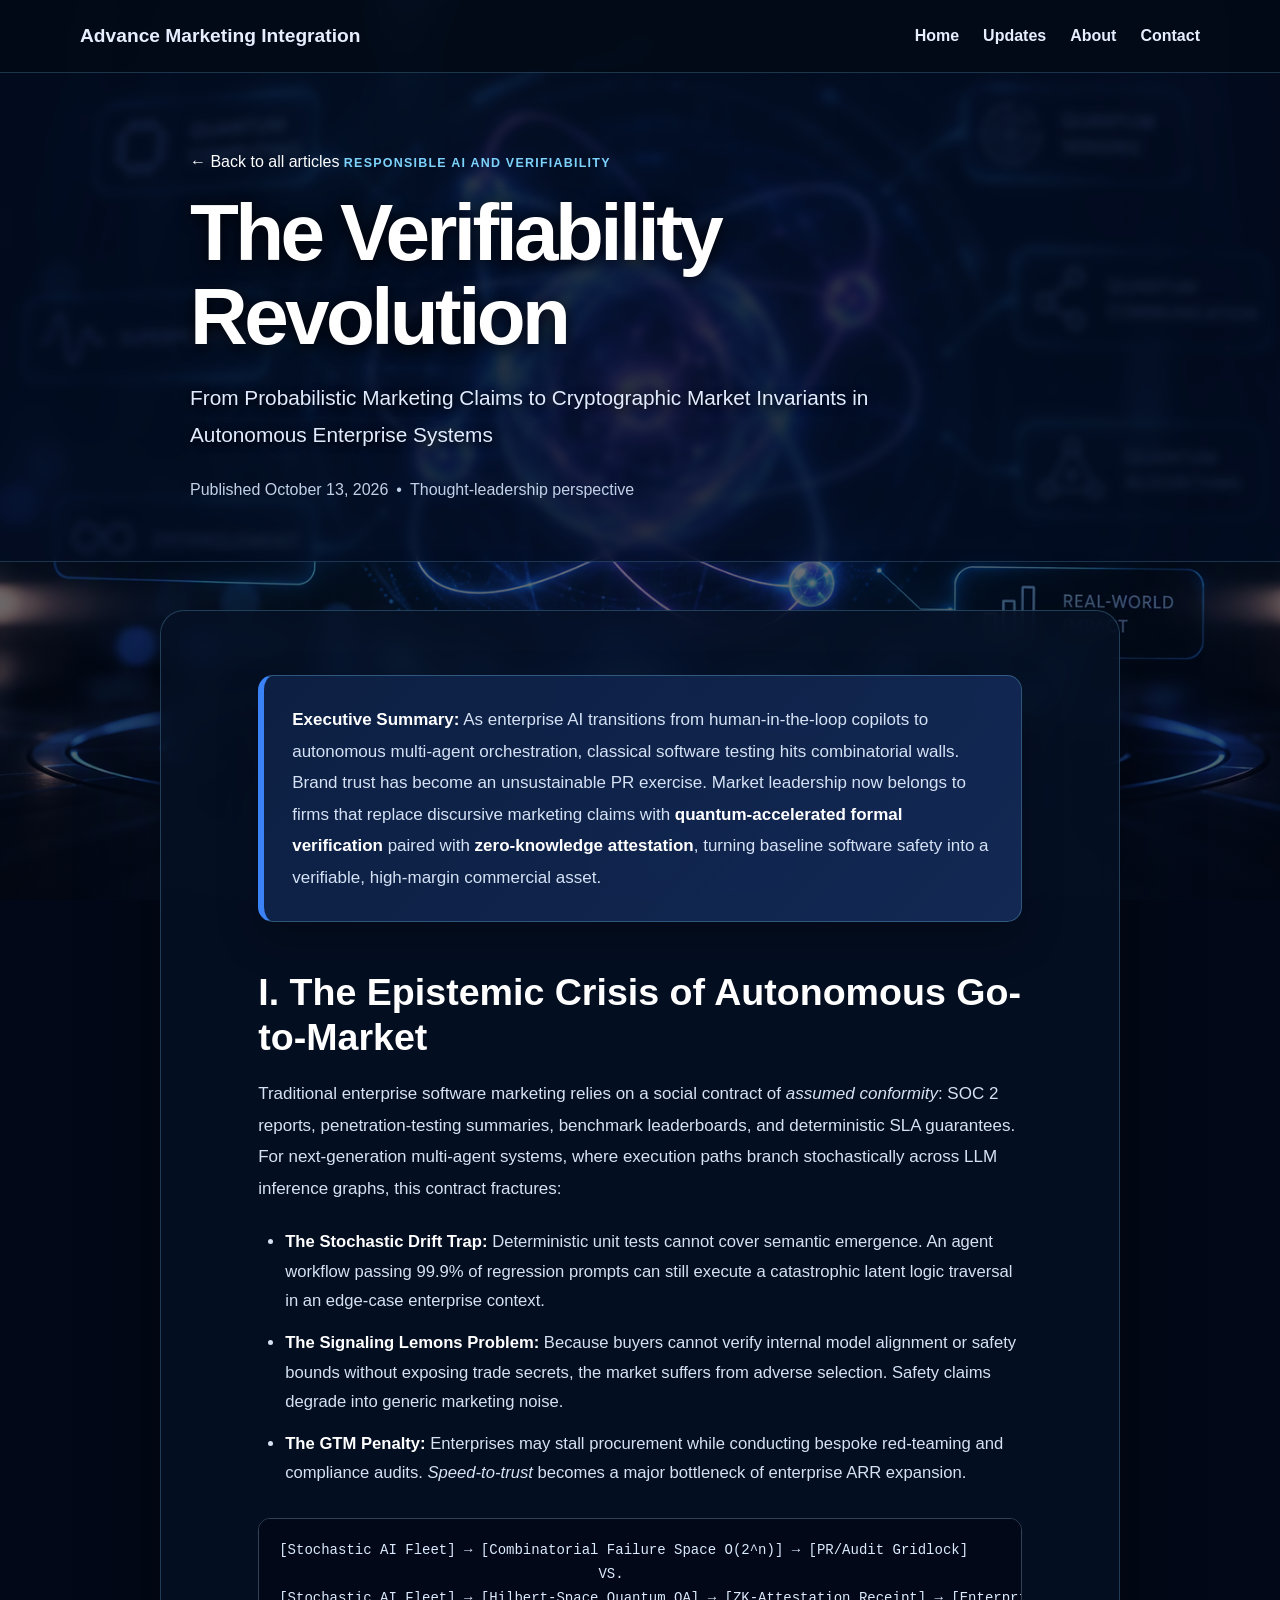
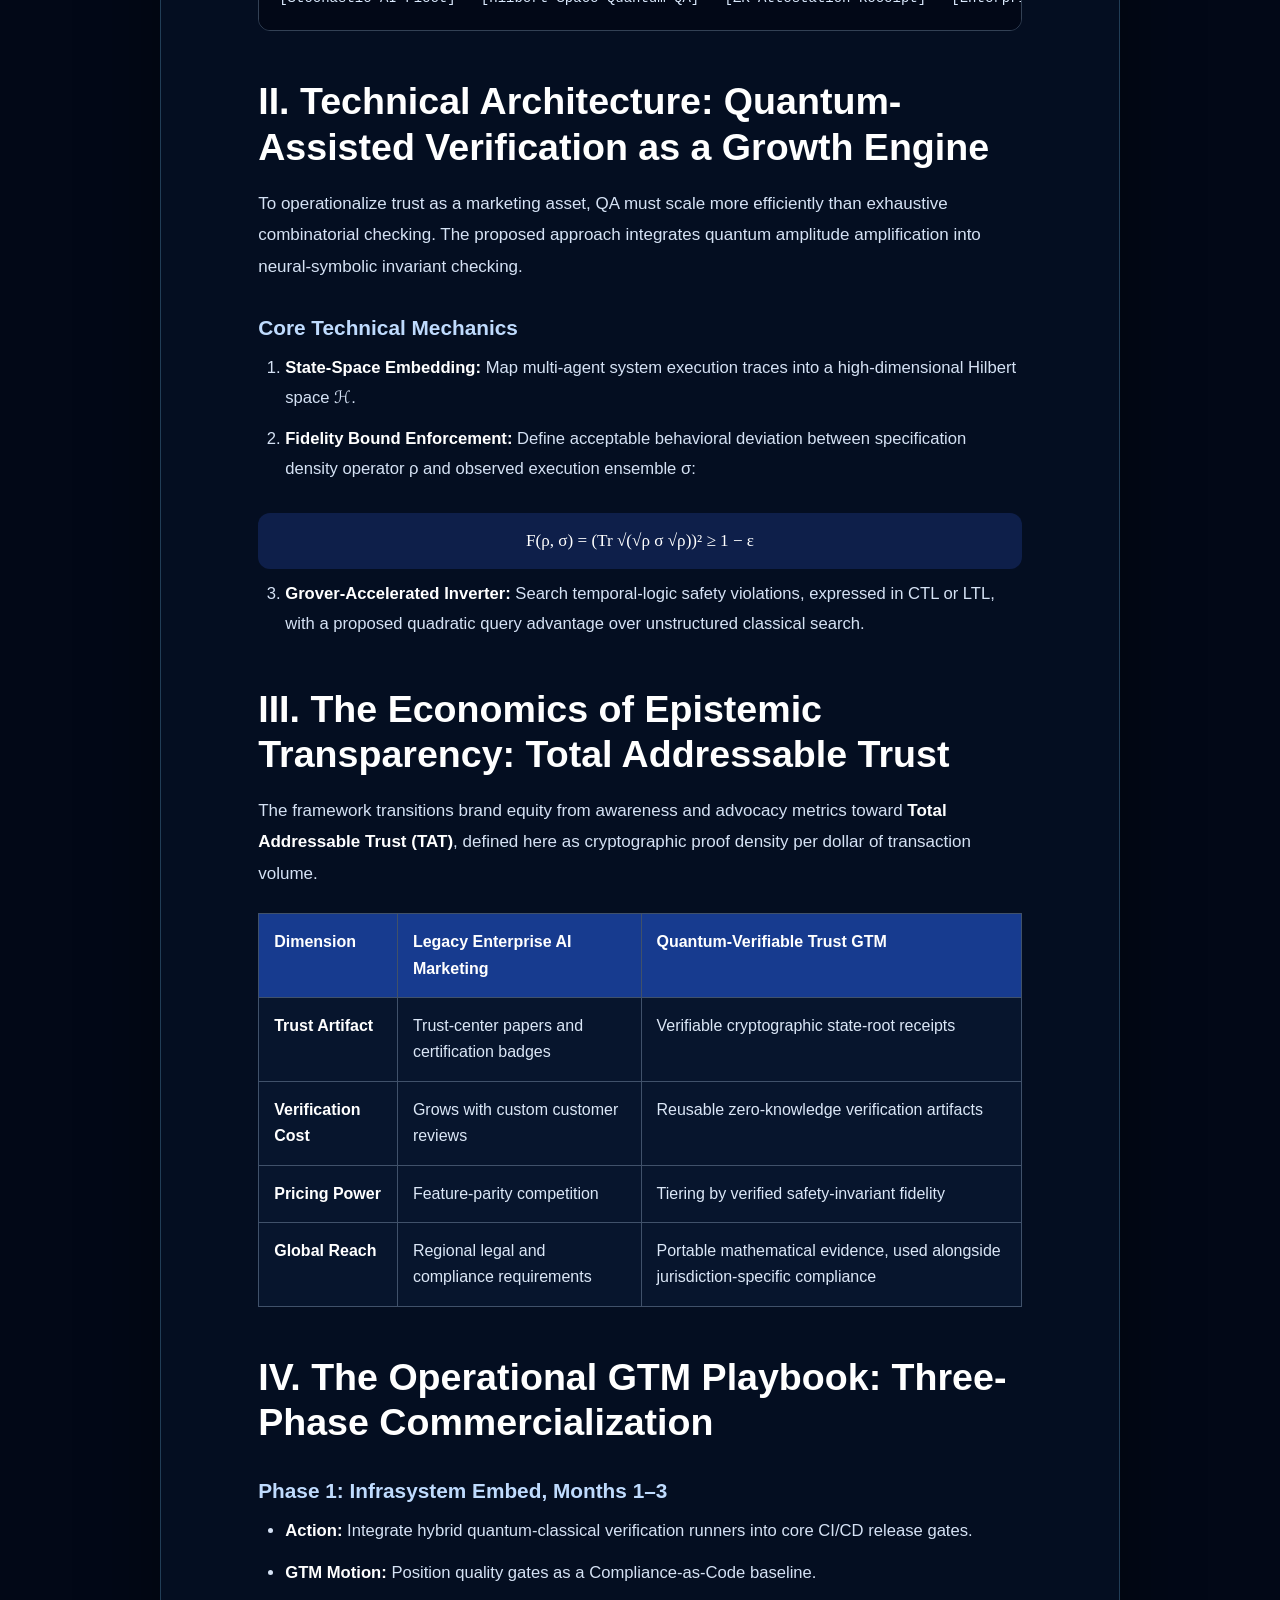
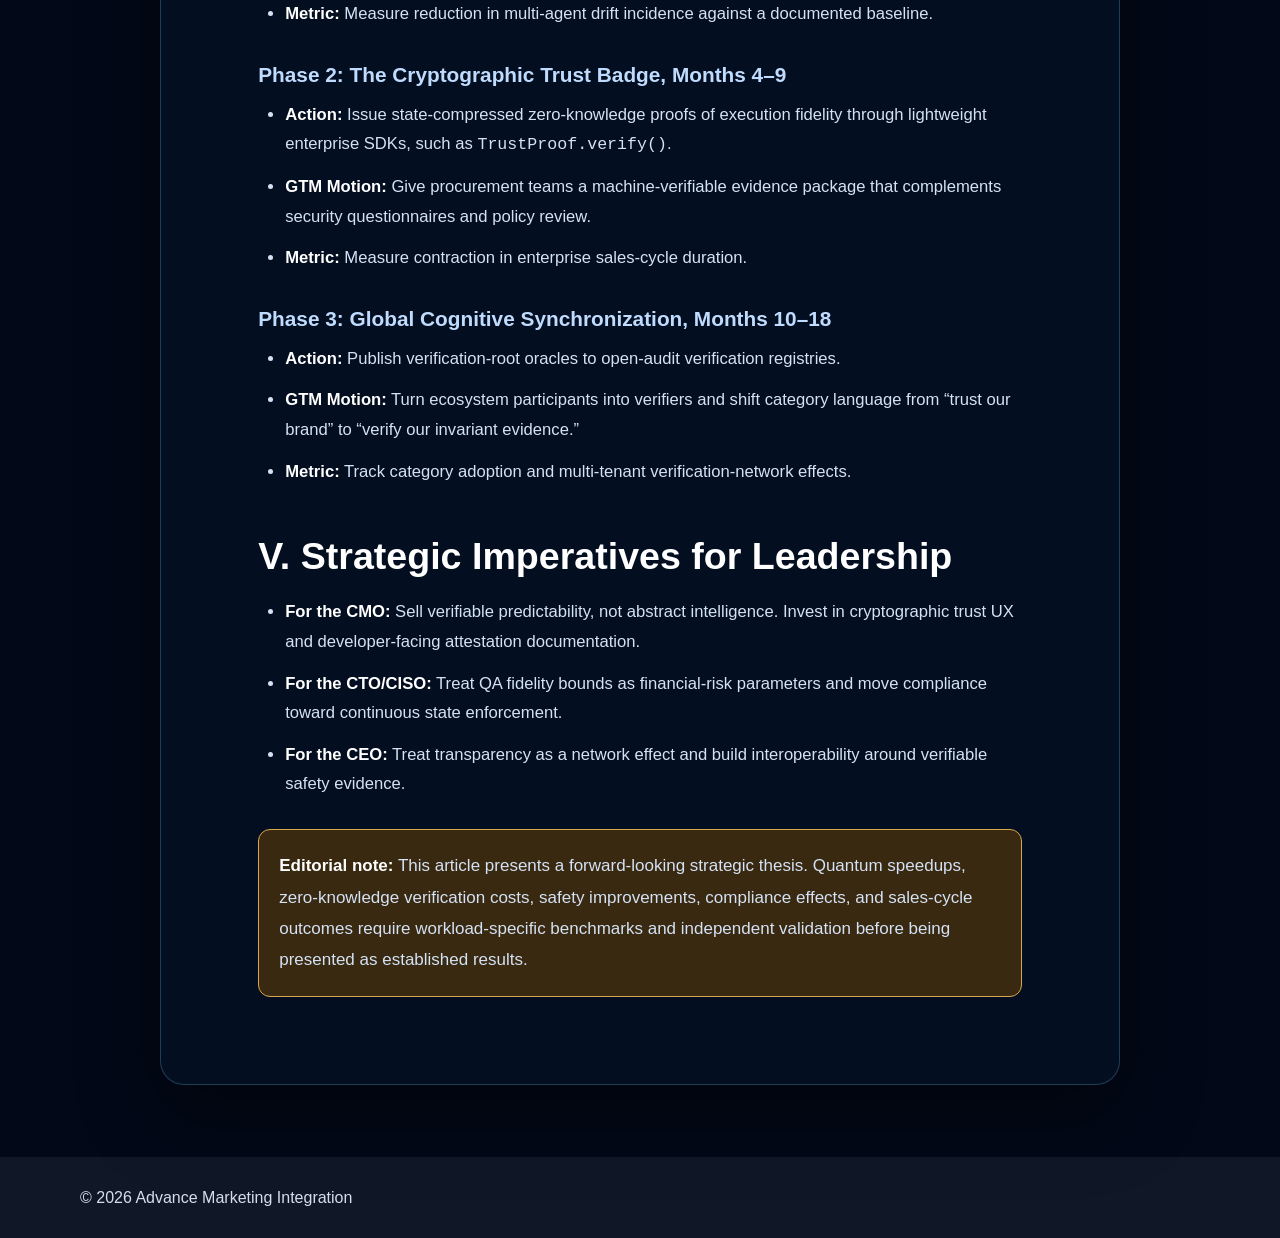
<file: verifiability-revolution.html>
<!DOCTYPE html>
<html lang="en">
<link rel="stylesheet" href="style.css">
  <meta charset="UTF-8">
  <meta name="viewport" content="width=device-width, initial-scale=1.0">
  <title>The Verifiability Revolution | Advance Marketing Integration</title>
  <meta name="description" content="A strategic perspective on quantum-assisted QA, formal verification, zero-knowledge attestation, and enterprise AI go-to-market systems.">
  <meta name="robots" content="index, follow">
  <link rel="canonical" href="https://advancemarketingintegration.com/verifiability-revolution.html">
  <link rel="stylesheet" href="style.css">
  <style>
    .article-hero{padding:76px 0 48px;background:linear-gradient(135deg,#f7f9ff,#eef5ff)}
    .article-wrap{width:min(860px,92%);margin:auto}.article-wrap h1{font-size:clamp(2.35rem,6vw,4.6rem)}
    .subtitle{font-size:1.2rem;color:#526079}.article-meta{margin-top:22px;color:#667085}.article{padding:64px 0}
    .article h2{margin-top:48px;font-size:clamp(1.7rem,4vw,2.45rem)}.article h3{margin-top:30px;font-size:1.3rem}
    .article p,.article li{font-size:1.04rem}.article li{margin:10px 0}.article ul,.article ol{padding-left:24px}
    .summary{padding:24px;border-left:5px solid #2457e6;background:#f8fafc;border-radius:10px}
    .flow{overflow:auto;padding:20px;background:#101828;color:#e8eefb;border-radius:12px;white-space:pre;font:14px/1.7 Consolas,monospace}
    .equation{overflow:auto;padding:18px;background:#f3f6fc;border-radius:12px;text-align:center;font:1.07rem Georgia,serif}
    .responsive-table{overflow-x:auto;margin:24px 0}.responsive-table table{width:100%;border-collapse:collapse;min-width:720px}
    th,td{padding:15px;text-align:left;border:1px solid #dfe5ef;vertical-align:top}th{background:#173b8f;color:white}
    .note{margin-top:46px;padding:18px;background:#fff8e7;border:1px solid #f1d28b;border-radius:10px;color:#5e4a16}
    .back{display:inline-block;margin-bottom:18px;color:#2457e6;font-weight:700;text-decoration:none}
  </style>
</head>
<body class="article-page">
  <header class="header"><div class="container nav"><a class="brand" href="index.html">Advance Marketing Integration</a><nav><a href="index.html">Home</a><a href="index.html#updates">Updates</a><a href="index.html#about">About</a><a href="index.html#contact">Contact</a></nav></div></header>
  <main>
    <section class="article-hero">
  <div class="article-wrap">
    
      ← Back to all articles
    </a>

    <span class="tag">Responsible AI and verifiability</span>

    <h1>The Verifiability Revolution</h1>

    <p class="subtitle">
      From Probabilistic Marketing Claims to Cryptographic Market
      Invariants in Autonomous Enterprise Systems
    </p>

    <div class="article-meta">
      <span>Published October 13, 2026</span>
      <span aria-hidden="true">•</span>
      <span>Thought-leadership perspective</span>
    </div>
  </div>
</section>
    <article class="article"><div class="article-wrap">
      <p class="summary"><strong>Executive Summary:</strong> As enterprise AI transitions from human-in-the-loop copilots to autonomous multi-agent orchestration, classical software testing hits combinatorial walls. Brand trust has become an unsustainable PR exercise. Market leadership now belongs to firms that replace discursive marketing claims with <strong>quantum-accelerated formal verification</strong> paired with <strong>zero-knowledge attestation</strong>, turning baseline software safety into a verifiable, high-margin commercial asset.</p>
      <h2>I. The Epistemic Crisis of Autonomous Go-to-Market</h2>
      <p>Traditional enterprise software marketing relies on a social contract of <em>assumed conformity</em>: SOC 2 reports, penetration-testing summaries, benchmark leaderboards, and deterministic SLA guarantees. For next-generation multi-agent systems, where execution paths branch stochastically across LLM inference graphs, this contract fractures:</p>
      <ul><li><strong>The Stochastic Drift Trap:</strong> Deterministic unit tests cannot cover semantic emergence. An agent workflow passing 99.9% of regression prompts can still execute a catastrophic latent logic traversal in an edge-case enterprise context.</li><li><strong>The Signaling Lemons Problem:</strong> Because buyers cannot verify internal model alignment or safety bounds without exposing trade secrets, the market suffers from adverse selection. Safety claims degrade into generic marketing noise.</li><li><strong>The GTM Penalty:</strong> Enterprises may stall procurement while conducting bespoke red-teaming and compliance audits. <em>Speed-to-trust</em> becomes a major bottleneck of enterprise ARR expansion.</li></ul>
      <div class="flow">[Stochastic AI Fleet] → [Combinatorial Failure Space O(2^n)] → [PR/Audit Gridlock]
                                      VS.
[Stochastic AI Fleet] → [Hilbert-Space Quantum QA] → [ZK-Attestation Receipt] → [Enterprise Trust/GTM]</div>
      <h2>II. Technical Architecture: Quantum-Assisted Verification as a Growth Engine</h2>
      <p>To operationalize trust as a marketing asset, QA must scale more efficiently than exhaustive combinatorial checking. The proposed approach integrates quantum amplitude amplification into neural-symbolic invariant checking.</p>
      <h3>Core Technical Mechanics</h3>
      <ol><li><strong>State-Space Embedding:</strong> Map multi-agent system execution traces into a high-dimensional Hilbert space ℋ.</li><li><strong>Fidelity Bound Enforcement:</strong> Define acceptable behavioral deviation between specification density operator ρ and observed execution ensemble σ:</li></ol>
      <div class="equation">F(ρ, σ) = (Tr √(√ρ σ √ρ))² ≥ 1 − ε</div>
      <ol start="3"><li><strong>Grover-Accelerated Inverter:</strong> Search temporal-logic safety violations, expressed in CTL or LTL, with a proposed quadratic query advantage over unstructured classical search.</li></ol>
      <h2>III. The Economics of Epistemic Transparency: Total Addressable Trust</h2>
      <p>The framework transitions brand equity from awareness and advocacy metrics toward <strong>Total Addressable Trust (TAT)</strong>, defined here as cryptographic proof density per dollar of transaction volume.</p>
      <div class="responsive-table"><table><thead><tr><th>Dimension</th><th>Legacy Enterprise AI Marketing</th><th>Quantum-Verifiable Trust GTM</th></tr></thead><tbody><tr><td><strong>Trust Artifact</strong></td><td>Trust-center papers and certification badges</td><td>Verifiable cryptographic state-root receipts</td></tr><tr><td><strong>Verification Cost</strong></td><td>Grows with custom customer reviews</td><td>Reusable zero-knowledge verification artifacts</td></tr><tr><td><strong>Pricing Power</strong></td><td>Feature-parity competition</td><td>Tiering by verified safety-invariant fidelity</td></tr><tr><td><strong>Global Reach</strong></td><td>Regional legal and compliance requirements</td><td>Portable mathematical evidence, used alongside jurisdiction-specific compliance</td></tr></tbody></table></div>
      <h2>IV. The Operational GTM Playbook: Three-Phase Commercialization</h2>
      <h3>Phase 1: Infrasystem Embed, Months 1–3</h3><ul><li><strong>Action:</strong> Integrate hybrid quantum-classical verification runners into core CI/CD release gates.</li><li><strong>GTM Motion:</strong> Position quality gates as a Compliance-as-Code baseline.</li><li><strong>Metric:</strong> Measure reduction in multi-agent drift incidence against a documented baseline.</li></ul>
      <h3>Phase 2: The Cryptographic Trust Badge, Months 4–9</h3><ul><li><strong>Action:</strong> Issue state-compressed zero-knowledge proofs of execution fidelity through lightweight enterprise SDKs, such as <code>TrustProof.verify()</code>.</li><li><strong>GTM Motion:</strong> Give procurement teams a machine-verifiable evidence package that complements security questionnaires and policy review.</li><li><strong>Metric:</strong> Measure contraction in enterprise sales-cycle duration.</li></ul>
      <h3>Phase 3: Global Cognitive Synchronization, Months 10–18</h3><ul><li><strong>Action:</strong> Publish verification-root oracles to open-audit verification registries.</li><li><strong>GTM Motion:</strong> Turn ecosystem participants into verifiers and shift category language from “trust our brand” to “verify our invariant evidence.”</li><li><strong>Metric:</strong> Track category adoption and multi-tenant verification-network effects.</li></ul>
      <h2>V. Strategic Imperatives for Leadership</h2>
      <ul><li><strong>For the CMO:</strong> Sell verifiable predictability, not abstract intelligence. Invest in cryptographic trust UX and developer-facing attestation documentation.</li><li><strong>For the CTO/CISO:</strong> Treat QA fidelity bounds as financial-risk parameters and move compliance toward continuous state enforcement.</li><li><strong>For the CEO:</strong> Treat transparency as a network effect and build interoperability around verifiable safety evidence.</li></ul>
      <p class="note"><strong>Editorial note:</strong> This article presents a forward-looking strategic thesis. Quantum speedups, zero-knowledge verification costs, safety improvements, compliance effects, and sales-cycle outcomes require workload-specific benchmarks and independent validation before being presented as established results.</p>
    </div></article>
  </main>
  <footer><div class="container">© <span id="year"></span> Advance Marketing Integration</div></footer>
  <script>document.getElementById("year").textContent=new Date().getFullYear();</script>
</body>
</html>
</file>
<file: style.css>
* {
  box-sizing:border-box
}
html {
  scroll-behavior:smooth
}
body {
  min-height: 100vh;
  margin: 0;
  color: #f8fbff;
  font-family: Arial, Helvetica, sans-serif;
  line-height: 1.65;

  background-color: #030b18;
  background-image:
    linear-gradient(
      rgba(3, 11, 24, 0.72),
      rgba(3, 11, 24, 0.82)
    ),
    url("images/Designer%20%281%29.png");

  background-repeat: no-repeat;
  background-position: center center;
  background-size: cover;
  background-attachment: fixed;
}
a {
  color:inherit
}
button,input,textarea {
  font:inherit
}
button {
  cursor:pointer
}
[hidden] {
  display:none!important
}
:focus-visible {
  outline:3px solid rgba(36,87,230,.35);
  outline-offset:3px
}
.container {
  width:min(1120px,92%);
  margin-inline:auto
}
.narrow {
  max-width:780px
}
.skip-link {
  position:fixed;
  z-index:100;
  top:8px;
  left:8px;
  padding:10px 14px;
  border-radius:8px;
  background:#fff;
  color:#071426;
  font-weight:800;
  transform:translateY(-150%)
}
.skip-link:focus {
  transform:none
}
.header {
  position:sticky;
  top:0;
  z-index:10;
  background:rgba(255,255,255,.96);
  border-bottom:1px solid #e5e7eb;
  backdrop-filter:blur(12px)
}
.nav {
  position:relative;
  display:flex;
  align-items:center;
  justify-content:space-between;
  min-height:72px;
  gap:20px
}
.brand {
  color:#173b8f;
  font-size:1.2rem;
  font-weight:800;
  text-decoration:none
}
.nav nav {
  display:flex;
  gap:24px
}
.nav nav a {
  color:#25324b;
  font-weight:600;
  text-decoration:none
}
.nav nav a:hover {
  color:#2457e6
}
.nav-actions {
  display:flex;
  align-items:center;
  gap:9px;
  margin-left:auto
}
.menu-button {
  display:none
}
.menu-button,.theme-toggle {
  min-height:40px;
  padding:8px 11px;
  border:1px solid #cbd5e1;
  border-radius:9px;
  background:#eef3ff;
  color:#173b8f;
  font-weight:700
}
.theme-toggle {
  display:inline-flex;
  align-items:center;
  gap:7px
}
.hero-grid {
  position: relative;
  z-index: 1;
}

.hero h1 {
  color: #ffffff;
  text-shadow: 0 3px 18px rgba(0, 0, 0, 0.65);
}

.hero-copy {
  color: #dbeafe;
  text-shadow: 0 2px 10px rgba(0, 0, 0, 0.7);
}

.hero .tag {
  color: #93c5fd;
}
.hero-grid {
  display:grid;
  grid-template-columns:1.2fr .8fr;
  gap:50px;
  align-items:center
}
.tag {
  display:inline-block;
  color:#2457e6;
  font-size:.78rem;
  font-weight:800;
  letter-spacing:.1em;
  text-transform:uppercase
}
h1 {
  margin:15px 0;
  font-size:clamp(2.5rem,6vw,4.8rem);
  line-height:1.05;
  letter-spacing:-.045em
}
h2 {
  font-size:clamp(1.8rem,4vw,2.8rem);
  line-height:1.15
}
h3 {
  line-height:1.3
}
.hero-copy {
  max-width:680px;
  color:#475569;
  font-size:1.1rem
}
.hero-actions,.dialog-actions {
  display:flex;
  flex-wrap:wrap;
  gap:12px;
  margin-top:24px
}
.button {
  display:inline-flex;
  min-height:46px;
  align-items:center;
  justify-content:center;
  padding:11px 19px;
  border:1px solid #2457e6;
  border-radius:10px;
  background:#2457e6;
  color:#fff;
  font-weight:700;
  text-decoration:none
}
.button:hover {
  background:#173b8f
}
.button-secondary,.button-light {
  background:transparent;
  color:#173b8f
}
.featured {
  padding: 32px;
  border: 1px solid rgba(125, 211, 252, 0.3);
  border-radius: 22px;
  background: rgba(3, 15, 35, 0.78);
  color: #ffffff;
  box-shadow: 0 24px 60px rgba(0, 0, 0, 0.38);
  backdrop-filter: blur(12px);
  -webkit-backdrop-filter: blur(12px);
}

.featured small {
  color: #7dd3fc;
}

.featured h2 {
  color: #ffffff;
}

.featured p {
  color: #d5e2f5;
}

.featured-link {
  color: #7dd3fc;
}

.featured-link:hover,
.featured-link:focus-visible {
  color: #e0f2fe;
}
.featured small {
  color:#2457e6;
  font-weight:800;
  letter-spacing:.08em
}
.featured h2 {
  font-size:1.65rem
}
.featured-link,.card-link {
  display:inline-block;
  margin-top:12px;
  color:#2457e6;
  font-weight:700;
  text-decoration:none
}
.featured-link:hover,.card-link:hover {
  text-decoration:underline;
  text-underline-offset:4px
}
.section {
  padding:80px 0
}
.alt {
  background:#f8fafc
}
.section-heading {
  display:flex;
  align-items:flex-end;
  justify-content:space-between;
  gap:25px
}
.section-heading h2 {
  margin:10px 0
}
.section-heading p {
  color:#64748b
}
.article-tools {
  display:flex;
  flex-wrap:wrap;
  align-items:center;
  justify-content:flex-end;
  gap:12px
}
.article-tools input {
  width:280px;
  max-width:100%;
  min-height:46px;
  padding:10px 14px;
  border:1px solid #d9dfeb;
  border-radius:10px;
  background:#fff;
  color:#172033
}
.cards {
  display:grid;
  grid-template-columns:repeat(auto-fit,minmax(min(100%,300px),1fr));
  gap:20px;
  margin-top:30px
}
.card {
  padding:24px;
  border:1px solid #e1e6ef;
  border-radius:16px;
  background:#fff;
  box-shadow:0 8px 24px rgba(23,32,51,.06);
  transition:transform .18s ease,box-shadow .18s ease
}
.card:hover {
  transform:translateY(-4px);
  box-shadow:0 16px 36px rgba(23,32,51,.12)
}
.card time {
  display:block;
  margin-top:10px;
  color:#667085;
  font-size:.85rem
}
.card h3 {
  margin:10px 0
}
.card p {
  color:#475569
}
.empty-message {
  padding:18px;
  border:1px solid #e1e6ef;
  border-radius:12px
}
.contact.contact-profile-section {
  display: grid !important;
}
.footer-inner {
  display:flex;
  flex-wrap:wrap;
  justify-content:space-between;
  gap:20px
}
footer {
  padding:28px 0;
  background:#101828;
  color:#d7deea
}
footer a {
  color:#fff
}
.visually-hidden {
  position:absolute;
  width:1px;
  height:1px;
  padding:0;
  overflow:hidden;
  clip:rect(0,0,0,0);
  white-space:nowrap;
  border:0
}
.upload-dialog {
  width:min(650px,92vw);
  max-height:88vh;
  padding:0;
  border:0;
  border-radius:18px;
  background:#fff;
  color:#172033;
  box-shadow:0 24px 80px rgba(15,23,42,.3)
}
.upload-dialog::backdrop {
  background:rgba(11,18,36,.72);
  backdrop-filter:blur(4px)
}
.dialog-header {
  display:flex;
  align-items:flex-start;
  justify-content:space-between;
  gap:15px;
  padding:25px 28px 0
}
.dialog-header h2 {
  margin:7px 0
}
.dialog-close {
  width:42px;
  height:42px;
  border:0;
  border-radius:50%;
  background:#eef2f8;
  color:#14213d;
  font-size:1.6rem
}
.upload-notice,.upload-dialog form {
  padding-inline:28px
}
.upload-dialog form {
  padding-bottom:28px
}
.upload-notice {
  color:#4c5b75
}
.form-field {
  margin-top:18px
}
.form-field label {
  display:block;
  margin-bottom:6px;
  font-weight:700
}
.form-field input,.form-field textarea {
  width:100%;
  padding:12px;
  border:1px solid #cbd5e1;
  border-radius:9px;
  background:#fff;
  color:#111a31
}
.dialog-actions {
  justify-content:flex-end
}
.form-status {
  min-height:1.5rem;
  color:#17653a;
  font-weight:700
}
html[data-theme="dark"] {
  color-scheme:dark
}
html[data-theme="dark"] body {
  background:#08111f;
  color:#e7edf7
}
html[data-theme="dark"] .header {
  background:rgba(5,11,22,.96);
  border-color:#26364d
}
html[data-theme="dark"] .brand,html[data-theme="dark"] .nav nav a {
  color:#e7edf7
}
html[data-theme="dark"] .menu-button,html[data-theme="dark"] .theme-toggle {
  border-color:#43536b;
  background:#17243a;
  color:#f4f7fb
}
html[data-theme="dark"] .hero {
  background:radial-gradient(circle at 80% 18%,rgba(118,87,255,.24),transparent 28%),linear-gradient(135deg,#030812,#12234c)
}
html[data-theme="dark"] .hero-copy,html[data-theme="dark"] .section-heading p,html[data-theme="dark"] .card p {
  color:#c5d0df
}
html[data-theme="dark"] .featured,html[data-theme="dark"] .card,html[data-theme="dark"] .upload-dialog,html[data-theme="dark"] .article-tools input,html[data-theme="dark"] .form-field input,html[data-theme="dark"] .form-field textarea {
  background:#0d1929;
  color:#e7edf7;
  border-color:#2b3b51
}
html[data-theme="dark"] .alt {
  background:#0d1726
}
html[data-theme="dark"] .upload-notice {
  color:#c5d0df
}
html[data-theme="dark"] .button-secondary,html[data-theme="dark"] .button-light {
  color:#e7edf7
}
html[data-theme="dark"] footer {
  background:#030812
}
@media(max-width:760px) {
  .menu-button {
    display:block
  }
  .theme-label {
    display:none
  }
  .nav nav {
    position:absolute;
    top:72px;
    right:-4%;
    left:-4%;
    display:none;
    padding:20px 4%;
    flex-direction:column;
    background:#fff;
    border-bottom:1px solid #ddd
  }
  .nav nav.open {
    display:flex
  }
  html[data-theme="dark"] .nav nav {
    background:#050b16;
    border-color:#26364d
  }
  .hero {
    padding:60px 0
  }
  .hero-grid {
    grid-template-columns:1fr
  }
  .section {
    padding:60px 0
  }
  .section-heading,.contact {
    align-items:flex-start;
    flex-direction:column
  }
  .article-tools,.article-tools input {
    width:100%
  }
  .article-tools {
    align-items:stretch;
    flex-direction:column
  }
  .dialog-actions {
    flex-direction:column
  }
  .dialog-actions .button {
    width:100%
  }
}
@media(prefers-reduced-motion:reduce) {
  html {
    scroll-behavior:auto
  }
  * {
    transition:none!important
  }
}
/* ========================================
   FULL-PAGE QUANTUM BACKGROUND
======================================== */

main {
  background: transparent;
}

.section {
  position: relative;
  background: rgba(5, 14, 30, 0.78);
  color: #f8fbff;
  backdrop-filter: blur(7px);
  -webkit-backdrop-filter: blur(7px);
}

.section.alt {
  background: rgba(10, 25, 52, 0.84);
}

.section h2,
.section h3 {
  color: #ffffff;
}

.section p,
.section-heading p,
.contact p {
  color: #d5e2f5;
}

.section .tag {
  color: #7dd3fc;
}

.section + .section {
  border-top: 1px solid rgba(125, 211, 252, 0.18);
}
/* Article cards over the quantum background */

.card {
  border: 1px solid rgba(125, 211, 252, 0.24);
  background: rgba(8, 22, 45, 0.84);
  color: #f8fbff;
  box-shadow: 0 18px 45px rgba(0, 0, 0, 0.3);
  backdrop-filter: blur(10px);
  -webkit-backdrop-filter: blur(10px);
}

.card:hover {
  border-color: rgba(125, 211, 252, 0.5);
  background: rgba(10, 30, 62, 0.92);
  transform: translateY(-4px);
}

.card h3 {
  color: #ffffff;
}

.card p {
  color: #cbd5e1;
}

.card time {
  color: #a5b4cf;
}

.card-link {
  color: #7dd3fc;
}

.card-link:hover,
.card-link:focus-visible {
  color: #bae6fd;
}
/* ========================================
   EMAIL CONTACT
======================================== */

.contact-section {
  background:
    linear-gradient(
      135deg,
      rgba(3, 10, 24, 0.88),
      rgba(18, 40, 92, 0.82)
    );
}

.contact {
  padding: 42px;
  border: 1px solid rgba(125, 211, 252, 0.28);
  border-radius: 20px;
  background: rgba(4, 15, 34, 0.72);
  box-shadow: 0 20px 55px rgba(0, 0, 0, 0.28);
  backdrop-filter: blur(12px);
  -webkit-backdrop-filter: blur(12px);
}

.contact-email {
  margin-top: 18px;
  font-weight: 700;
}

.contact-email a {
  color: #7dd3fc;
  text-decoration: underline;
  text-decoration-thickness: 2px;
  text-underline-offset: 4px;
  overflow-wrap: anywhere;
}

.contact-email a:hover,
.contact-email a:focus-visible {
  color: #ffffff;
}

.email-button {
  flex-shrink: 0;
  background: #2563eb;
  color: #ffffff;
  box-shadow: 0 12px 30px rgba(37, 99, 235, 0.35);
}

.email-button:hover,
.email-button:focus-visible {
  background: #1d4ed8;
}
.header {
  background: rgba(3, 11, 24, 0.92);
  border-bottom: 1px solid rgba(125, 211, 252, 0.2);
  backdrop-filter: blur(14px);
  -webkit-backdrop-filter: blur(14px);
}

.brand {
  color: #ffffff;
}

.nav nav a {
  color: #dbeafe;
}

.nav nav a:hover,
.nav nav a:focus-visible {
  color: #7dd3fc;
}

.menu-button,
.theme-toggle {
  border-color: rgba(125, 211, 252, 0.28);
  background: rgba(30, 64, 175, 0.2);
  color: #ffffff;
}
/* Preserve background image in both themes */

html[data-theme="dark"] body,
html[data-theme="light"] body {
  background-color: #030b18;
  background-image:
    linear-gradient(
      rgba(3, 11, 24, 0.72),
      rgba(3, 11, 24, 0.82)
    ),
    url("images/Designer%20%281%29.png");
  background-repeat: no-repeat;
  background-position: center center;
  background-size: cover;
  background-attachment: fixed;
}

html[data-theme="dark"] .hero,
html[data-theme="light"] .hero {
  background: transparent;
}
@media (max-width: 760px) {
  body,
  html[data-theme="dark"] body,
  html[data-theme="light"] body {
    background-attachment: scroll;
    background-position: center top;
  }

  .hero {
    min-height: auto;
    padding: 65px 0;
  }

  .contact {
    padding: 26px;
  }

  .email-button {
    width: 100%;
  }

  .nav nav {
    background: rgba(3, 11, 24, 0.98);
  }
}
/* ==================================================
   ARTICLE BACKGROUND AND TEXT VISIBILITY
================================================== */

.article-page {
  min-height: 100vh;
  margin: 0;
  color: #e8f1ff;

  background-color: #020817;
  background-image:
    linear-gradient(
      rgba(2, 8, 23, 0.58),
      rgba(2, 8, 23, 0.78)
    ),
    url("images/images/quantum-background.png");

  background-repeat: no-repeat;
  background-position: center top;
  background-size: cover;
  background-attachment: fixed;
}

.article-page main {
  background: transparent;
}

.article-page .header,
.article-page .site-header {
  border-bottom: 1px solid rgba(125, 211, 252, 0.22);
  background: rgba(3, 10, 24, 0.9);
  backdrop-filter: blur(14px);
  -webkit-backdrop-filter: blur(14px);
}

.article-page .brand,
.article-page nav a,
.article-page .nav-links a {
  color: #e7efff;
}

.article-page nav a:hover,
.article-page nav a:focus-visible {
  color: #7dd3fc;
}

/* Article heading */

.article-page .article-hero {
  position: relative;
  padding: 76px 0 58px;
  border-bottom: 1px solid rgba(125, 211, 252, 0.2);
  background:
    linear-gradient(
      135deg,
      rgba(4, 14, 36, 0.72),
      rgba(20, 44, 96, 0.58)
    );
  color: #ffffff;
  backdrop-filter: blur(4px);
  -webkit-backdrop-filter: blur(4px);
}

.article-page .article-wrap {
  position: relative;
  z-index: 1;
  width: min(900px, 92%);
  margin-inline: auto;
}

.article-page .article-hero h1 {
  margin: 16px 0;
  color: #ffffff !important;
  font-size: clamp(2.4rem, 7vw, 5rem);
  line-height: 1.05;
  letter-spacing: -0.045em;
  text-shadow:
    0 3px 15px rgba(0, 0, 0, 0.9),
    0 0 38px rgba(37, 99, 235, 0.45);
}

.article-page .subtitle {
  max-width: 780px;
  margin-bottom: 0;
  color: #e1ecff !important;
  font-size: clamp(1.05rem, 2vw, 1.3rem);
  line-height: 1.75;
  text-shadow: 0 2px 10px rgba(0, 0, 0, 0.9);
}

.article-page .article-meta {
  display: flex;
  flex-wrap: wrap;
  gap: 8px;
  margin-top: 24px;
  color: #c2d1e7 !important;
}

.article-page .article-hero .tag {
  color: #7dd3fc;
}

.article-page .back {
  display: inline-flex;
  margin-bottom: 22px;
  color: #93c5fd;
  font-weight: 700;
  text-decoration: none;
}

/* Main article panel */

.article-page .article {
  width: min(960px, 92%);
  margin: 48px auto 72px;
  padding: clamp(28px, 5vw, 64px);
  border: 1px solid rgba(125, 211, 252, 0.24);
  border-radius: 24px;
  background: rgba(5, 16, 36, 0.82) !important;
  color: #dbe7f7 !important;
  box-shadow: 0 28px 80px rgba(0, 0, 0, 0.42);
  backdrop-filter: blur(12px);
  -webkit-backdrop-filter: blur(12px);
}

.article-page .article p {
  display: block !important;
  visibility: visible !important;
  opacity: 1 !important;
  margin: 0 0 1.45rem;
  color: #d5e2f5 !important;
  font-size: 1.0625rem;
  line-height: 1.85;
}

.article-page .article h2 {
  margin: 48px 0 18px;
  color: #ffffff !important;
  font-size: clamp(1.65rem, 4vw, 2.35rem);
  line-height: 1.2;
}

.article-page .article h3 {
  margin: 32px 0 12px;
  color: #bfdbfe !important;
  font-size: 1.3rem;
}

.article-page .article strong {
  color: #ffffff;
}

.article-page .article ul,
.article-page .article ol {
  margin: 0 0 30px;
  padding-left: 27px;
}

.article-page .article li {
  margin-bottom: 12px;
  color: #d5e2f5 !important;
  font-size: 1.04rem;
  line-height: 1.78;
}

.article-page .article a {
  color: #7dd3fc;
}

/* Filled summary panel */

.article-page .summary {
  margin: 0 0 42px;
  padding: clamp(24px, 4vw, 34px);
  border: 1px solid rgba(125, 211, 252, 0.3);
  border-left: 6px solid #3b82f6;
  border-radius: 15px;
  background:
    linear-gradient(
      135deg,
      rgba(13, 33, 69, 0.96),
      rgba(20, 43, 88, 0.92)
    ) !important;
  color: #e7f0ff !important;
  box-shadow: 0 18px 42px rgba(0, 0, 0, 0.24);
}

.article-page .summary h2 {
  margin: 10px 0 18px;
  color: #ffffff !important;
}

.article-page .summary p,
.article-page .summary li {
  color: #dbe7f7 !important;
}

.article-page .summary-highlight {
  margin-top: 22px !important;
  padding: 16px 18px;
  border-left: 4px solid #7dd3fc;
  border-radius: 8px;
  background: rgba(2, 12, 30, 0.58);
  color: #ffffff !important;
  font-weight: 700;
}

/* Prevent theme rules from covering the background */

html[data-theme="light"] .article-page,
html[data-theme="dark"] .article-page {
  background-color: #020817;
  background-image:
    linear-gradient(
      rgba(2, 8, 23, 0.58),
      rgba(2, 8, 23, 0.78)
    ),
    url("images/quantum-background.png");

  background-repeat: no-repeat;
  background-position: center top;
  background-size: cover;
  background-attachment: fixed;
}

html[data-theme="light"] .article-page .article,
html[data-theme="dark"] .article-page .article {
  background: rgba(5, 16, 36, 0.82) !important;
}

@media (max-width: 760px) {
  .article-page,
  html[data-theme="light"] .article-page,
  html[data-theme="dark"] .article-page {
    background-attachment: scroll;
  }

  .article-page .article-hero {
    padding: 55px 0 42px;
  }

  .article-page .article {
    width: 94%;
    margin: 25px auto 45px;
    padding: 24px 20px;
    border-radius: 16px;
  }

  .article-page .article p,
  .article-page .article li {
    font-size: 1rem;
  }
}
/* Uploaded preview controls */

.card-actions {
  display: flex;
  flex-wrap: wrap;
  align-items: center;
  gap: 12px;
  margin-top: 20px;
}

.card-actions .card-link {
  display: inline-flex;
  min-height: 42px;
  align-items: center;
  justify-content: center;
  margin: 0;
  padding: 9px 15px;
  border: 1px solid #2563eb;
  border-radius: 9px;
  background: #2563eb;
  color: #ffffff;
  text-decoration: none;
}

.delete-article {
  display: inline-flex;
  min-height: 42px;
  align-items: center;
  justify-content: center;
  padding: 9px 15px;
  border: 1px solid #f87171;
  border-radius: 9px;
  background: transparent;
  color: #dc2626;
  font: inherit;
  font-weight: 700;
  cursor: pointer;
}

.delete-article:hover,
.delete-article:focus-visible {
  background: #dc2626;
  color: #ffffff;
}

html[data-theme="dark"] .delete-article {
  color: #fca5a5;
}

@media (max-width: 520px) {
  .card-actions {
    align-items: stretch;
    flex-direction: column;
  }

  .card-actions .card-link,
  .delete-article {
    width: 100%;
  }
}
.article-page {
  min-height: 100vh;
  margin: 0;
  color: #e8f1ff;
  background-color: #020817;
  background-image:
    linear-gradient(
      rgba(2, 8, 23, 0.58),
      rgba(2, 8, 23, 0.78)
    ),
    url("images/images/quantum-background.png");
  background-repeat: no-repeat;
  background-position: center top;
  background-size: cover;
  background-attachment: fixed;
}

.article-page main {
  background: transparent;
}

.article-page .article-hero {
  padding: 76px 0 58px;
  background: rgba(4, 14, 36, 0.68);
}

.article-page .article-hero h1 {
  color: #ffffff;
  text-shadow: 0 3px 16px rgba(0, 0, 0, 0.9);
}

.article-page .subtitle,
.article-page .article-meta {
  color: #dbeafe;
}

.article-page .article {
  width: min(960px, 92%);
  margin: 48px auto 72px;
  padding: clamp(28px, 5vw, 64px);
  border: 1px solid rgba(125, 211, 252, 0.24);
  border-radius: 24px;
  background: rgba(5, 16, 36, 0.86);
  color: #dbe7f7;
  box-shadow: 0 28px 80px rgba(0, 0, 0, 0.42);
  backdrop-filter: blur(12px);
}

.article-page .article p,
.article-page .article li {
  visibility: visible;
  opacity: 1;
  color: #d5e2f5;
}

.article-page .article h2 {
  color: #ffffff;
}

.article-page .article h3 {
  color: #bfdbfe;
}

.article-page .summary {
  padding: 28px;
  border: 1px solid rgba(125, 211, 252, 0.3);
  border-left: 6px solid #3b82f6;
  border-radius: 15px;
  background: rgba(13, 33, 69, 0.96);
}

.article-page .summary p,
.article-page .summary li {
  color: #dbe7f7;
}

.article-page .summary-highlight {
  padding: 16px 18px;
  border-left: 4px solid #7dd3fc;
  border-radius: 8px;
  background: rgba(2, 12, 30, 0.58);
  color: #ffffff;
  font-weight: 700;
}

.article-page .flow {
  overflow-x: auto;
  padding: 20px;
  border: 1px solid #334155;
  border-radius: 12px;
  background: #020817;
  color: #dbeafe;
  white-space: pre;
}

.article-page .equation {
  overflow-x: auto;
  padding: 18px;
  border-radius: 12px;
  background: rgba(30, 58, 138, 0.4);
  color: #ffffff;
  text-align: center;
}

.article-page .responsive-table {
  overflow-x: auto;
  margin: 24px 0;
}

.article-page table {
  width: 100%;
  min-width: 720px;
  border-collapse: collapse;
}

.article-page th,
.article-page td {
  padding: 15px;
  border: 1px solid #40516a;
  text-align: left;
  vertical-align: top;
}

.article-page th {
  background: #173b8f;
  color: #ffffff;
}

.article-page td {
  background: rgba(8, 23, 47, 0.9);
  color: #dbe7f7;
}

.article-page .note {
  margin-top: 46px;
  padding: 20px;
  border: 1px solid #d8a84e;
  border-radius: 12px;
  background: rgba(75, 51, 11, 0.75);
  color: #fde7b0;
}

@media (max-width: 760px) {
  .article-page {
    background-attachment: scroll;
  }

  .article-page .article {
    width: 94%;
    padding: 24px 20px;
  }
}
.article-page {
  min-height: 100vh;
  margin: 0;
  color: #e8f1ff;
  background-color: #020817;
  background-image:
    linear-gradient(
      rgba(2, 8, 23, 0.58),
      rgba(2, 8, 23, 0.78)
    ),
    url("images/images/quantum-background.png");
  background-repeat: no-repeat;
  background-position: center top;
  background-size: cover;
  background-attachment: fixed;
}

.article-page main {
  background: transparent;
}

.article-page .article-hero {
  padding: 76px 0 58px;
  background: rgba(4, 14, 36, 0.68);
}

.article-page .article-hero h1 {
  color: #ffffff;
  text-shadow: 0 3px 16px rgba(0, 0, 0, 0.9);
}

.article-page .subtitle,
.article-page .article-meta {
  color: #dbeafe;
}

.article-page .article {
  width: min(960px, 92%);
  margin: 48px auto 72px;
  padding: clamp(28px, 5vw, 64px);
  border: 1px solid rgba(125, 211, 252, 0.24);
  border-radius: 24px;
  background: rgba(5, 16, 36, 0.86);
  color: #dbe7f7;
  box-shadow: 0 28px 80px rgba(0, 0, 0, 0.42);
  backdrop-filter: blur(12px);
}

.article-page .article p,
.article-page .article li {
  visibility: visible;
  opacity: 1;
  color: #d5e2f5;
}

.article-page .article h2 {
  color: #ffffff;
}

.article-page .article h3 {
  color: #bfdbfe;
}

.article-page .summary {
  padding: 28px;
  border: 1px solid rgba(125, 211, 252, 0.3);
  border-left: 6px solid #3b82f6;
  border-radius: 15px;
  background: rgba(13, 33, 69, 0.96);
}

.article-page .summary p,
.article-page .summary li {
  color: #dbe7f7;
}

.article-page .summary-highlight {
  padding: 16px 18px;
  border-left: 4px solid #7dd3fc;
  border-radius: 8px;
  background: rgba(2, 12, 30, 0.58);
  color: #ffffff;
  font-weight: 700;
}

.article-page .flow {
  overflow-x: auto;
  padding: 20px;
  border: 1px solid #334155;
  border-radius: 12px;
  background: #020817;
  color: #dbeafe;
  white-space: pre;
}

.article-page .equation {
  overflow-x: auto;
  padding: 18px;
  border-radius: 12px;
  background: rgba(30, 58, 138, 0.4);
  color: #ffffff;
  text-align: center;
}

.article-page .responsive-table {
  overflow-x: auto;
  margin: 24px 0;
}

.article-page table {
  width: 100%;
  min-width: 720px;
  border-collapse: collapse;
}

.article-page th,
.article-page td {
  padding: 15px;
  border: 1px solid #40516a;
  text-align: left;
  vertical-align: top;
}

.article-page th {
  background: #173b8f;
  color: #ffffff;
}

.article-page td {
  background: rgba(8, 23, 47, 0.9);
  color: #dbe7f7;
}

.article-page .note {
  margin-top: 46px;
  padding: 20px;
  border: 1px solid #d8a84e;
  border-radius: 12px;
  background: rgba(75, 51, 11, 0.75);
  color: #fde7b0;
}

@media (max-width: 760px) {
  .article-page {
    background-attachment: scroll;
  }

  .article-page .article {
    width: 94%;
    padding: 24px 20px;
  }
}
/* =========================================
   FINAL BACKGROUND IMAGE PATH CORRECTION
========================================= */

/* Homepage background */
body:not(.article-page) {
  min-height: 100vh;
  background-color: #030b18 !important;
  background-image:
    linear-gradient(
      rgba(3, 11, 24, 0.24),
      rgba(3, 11, 24, 0.48)
    ),
    url("images/images/quantum-background.png") !important;

  background-repeat: no-repeat !important;
  background-position: center top !important;
  background-size: cover !important;
  background-attachment: fixed !important;
}

/* Prevent the hero from hiding the body image */
body:not(.article-page) main,
body:not(.article-page) .hero {
  background: transparent !important;
}

/* Keep the image visible behind the content sections */
body:not(.article-page) .section {
  background: rgba(5, 16, 36, 0.7) !important;
  color: #e8f1ff;
  backdrop-filter: blur(5px);
  -webkit-backdrop-filter: blur(5px);
}

body:not(.article-page) .section.alt {
  background: rgba(10, 25, 52, 0.74) !important;
}

/* Article background */
.article-page {
  min-height: 100vh;
  background-color: #020817 !important;
  background-image:
    linear-gradient(
      rgba(2, 8, 23, 0.42),
      rgba(2, 8, 23, 0.66)
    ),
    url("images/images/quantum-background.png") !important;

  background-repeat: no-repeat !important;
  background-position: center top !important;
  background-size: cover !important;
  background-attachment: fixed !important;
}

html[data-theme="light"] body:not(.article-page),
html[data-theme="dark"] body:not(.article-page) {
  background-image:
    linear-gradient(
      rgba(3, 11, 24, 0.24),
      rgba(3, 11, 24, 0.48)
    ),
    url("images/images/quantum-background.png") !important;
}

html[data-theme="light"] .article-page,
html[data-theme="dark"] .article-page {
  background-image:
    linear-gradient(
      rgba(2, 8, 23, 0.42),
      rgba(2, 8, 23, 0.66)
    ),
    url("images/images/quantum-background.png") !important;
}

@media (max-width: 760px) {
  body:not(.article-page),
  .article-page {
    background-attachment: scroll !important;
  }
}
/* =====================================================
   HEALTHCARE ARTICLE: FULL-PAGE BACKGROUND
   This affects only quantum-technologies-healthcare-systems.html
   ===================================================== */

body.qh-page.healthcare-article-page {
  min-height: 100%;
  margin: 0;

  background-color: #06152c;

  background-image:
    linear-gradient(
      rgba(4, 15, 35, 0.86),
      rgba(7, 24, 50, 0.84)
    ),
    url("images/images/quantum-healthcare-hero.webp");

  background-repeat: no-repeat;
  background-position: center top;
  background-size: cover;
  background-attachment: fixed;
}

/* Remove opaque backgrounds inherited from style.css */
.qh-page main,
.qh-page article,
.qh-page .qh-article {
  background: transparent !important;
}

/* Quantum healthcare article hero image */
.qh-page .qh-hero,
.qh-page.has-hero-image .qh-hero {
  position: relative;
  isolation: isolate;
  display: flex;
  align-items: flex-end;
  min-height: clamp(620px, 82vh, 900px);
  overflow: hidden;
  color: #ffffff;

  background-color: #06142d !important;
  background-image:
    linear-gradient(
      90deg,
      rgba(3, 12, 29, 0.96) 0%,
      rgba(3, 15, 34, 0.86) 38%,
      rgba(5, 20, 43, 0.55) 72%,
      rgba(5, 20, 43, 0.32) 100%
    ),
    linear-gradient(
      0deg,
      rgba(3, 12, 29, 0.96) 0%,
      rgba(3, 12, 29, 0.08) 65%
    ),
    url("images/images/quantum-healthcare-hero.webp") !important;
.qh-page .qh-hero .qh-wrap {
  position: relative;
  z-index: 2;
  width: min(1100px, calc(100% - 3rem));
  margin: 0 auto;
  padding: 7rem 0 5rem;
}

.qh-page .qh-hero h1 {
  max-width: 1000px;
  margin: 0.75rem 0 1.25rem;
  color: #ffffff;
  font-size: clamp(2.6rem, 6vw, 5.4rem);
  font-weight: 800;
  letter-spacing: -0.045em;
  line-height: 1.03;
  text-shadow:
    0 4px 28px rgba(0, 0, 0, 0.85),
    0 1px 2px rgba(0, 0, 0, 0.95);
}

.qh-page .qh-hero .qh-deck {
  max-width: 820px;
  color: #e4f0ff;
  font-size: clamp(1.05rem, 2vw, 1.35rem);
  line-height: 1.7;
  text-shadow: 0 3px 16px rgba(0, 0, 0, 0.85);
}

.qh-page .qh-hero .qh-meta {
  display: flex;
  flex-wrap: wrap;
  gap: 0.65rem 1.25rem;
  margin-top: 1.75rem;
  color: #c7d8ee;
  text-shadow: 0 2px 12px rgba(0, 0, 0, 0.85);
}

.qh-page .qh-hero .qh-back {
  display: inline-block;
  margin-bottom: 1.25rem;
  color: #d9f7ff;
  font-weight: 750;
}

.qh-page .qh-hero .qh-kicker {
  display: block;
  color: #9ee8f4;
  font-weight: 800;
  letter-spacing: 0.08em;
  text-transform: uppercase;
}
@media (max-width: 760px) {
  .qh-page .qh-hero,
  .qh-page.has-hero-image .qh-hero {
    min-height: 680px;

    background-image:
      linear-gradient(
        0deg,
        rgba(3, 12, 29, 0.98) 0%,
        rgba(3, 14, 32, 0.87) 55%,
        rgba(3, 14, 32, 0.42) 100%
      ),
      url("images/images/quantum-healthcare-hero.webp") !important;

    background-position: center !important;
  }

  .qh-page .qh-hero .qh-wrap {
    width: calc(100% - 2rem);
    padding: 4rem 0 2.75rem;
  }

  .qh-page .qh-hero h1 {
    font-size: clamp(2.15rem, 11vw, 3.5rem);
    line-height: 1.06;
  }

  .qh-page .qh-hero .qh-deck {
    font-size: 1rem;
    line-height: 1.6;
  }

  .qh-page .qh-hero .qh-meta {
    flex-direction: column;
    gap: 0.45rem;
    font-size: 0.86rem;
  }
}
  background-repeat: no-repeat !important;
  background-position: center !important;
  background-size: cover !important;
}

/* Full-width dark overlay behind the article reading area */
.qh-page .qh-article {
  position: relative;
  padding: 64px 0 90px;
}

/* Glass-style article content column */
.qh-page .qh-reading {
  width: min(960px, 92%);
  margin: 0 auto;
  padding: clamp(22px, 4vw, 48px);

  color: #17233a;
  background: rgba(250, 252, 255, 0.93);

  border: 1px solid rgba(255, 255, 255, 0.55);
  border-radius: 22px;

  box-shadow:
    0 24px 70px rgba(0, 8, 25, 0.38),
    inset 0 1px 0 rgba(255, 255, 255, 0.7);

  backdrop-filter: blur(14px);
  -webkit-backdrop-filter: blur(14px);
}

/* Hero typography */
.qh-page .qh-hero h1 {
  max-width: 950px;
  margin: 16px 0 22px;

  color: #ffffff;
  font-size: clamp(2.4rem, 6vw, 4.6rem);
  line-height: 1.05;

  text-shadow:
    0 3px 18px rgba(0, 0, 0, 0.75),
    0 1px 3px rgba(0, 0, 0, 0.9);
}

.qh-page .qh-deck,
.qh-page .qh-meta,
.qh-page .qh-kicker {
  color: #f1f7ff;
  text-shadow: 0 2px 10px rgba(0, 0, 0, 0.85);
}

.qh-page .qh-deck {
  max-width: 820px;
}

.qh-page .qh-back {
  color: #ffffff;
  text-decoration: none;
  text-shadow: 0 2px 10px rgba(0, 0, 0, 0.9);
}

.qh-page .qh-back:hover {
  text-decoration: underline;
}

/* Article contents panel */
.qh-page .qh-toc {
  margin-top: 0;
  margin-bottom: 38px;

  background: rgba(239, 246, 255, 0.95);
  border: 1px solid rgba(37, 99, 235, 0.2);
  box-shadow: 0 12px 30px rgba(16, 43, 88, 0.12);
}

/* Improve headings inside the reading panel */
.qh-page .qh-reading h2 {
  color: #0b3478;
}

.qh-page .qh-reading h3 {
  color: #163f7a;
}

/* Preserve readable component surfaces */
.qh-page .qh-summary,
.qh-page .qh-callout,
.qh-page .qh-case,
.qh-page .qh-table-region,
.qh-page .qh-glossary > div {
  background-color: rgba(248, 251, 255, 0.96);
}

/* Keep reference links visible */
.qh-page .qh-reading a {
  color: #174ea6;
  text-decoration-thickness: 1.5px;
  text-underline-offset: 3px;
}

/* Article-specific footer */
.qh-page footer {
  color: #ffffff;
  background: rgba(3, 12, 29, 0.9);
  border-top: 1px solid rgba(125, 211, 252, 0.2);
  backdrop-filter: blur(12px);
  -webkit-backdrop-filter: blur(12px);
}

/* Accessible keyboard focus */
.qh-page a:focus-visible,
.qh-page summary:focus-visible,
.qh-page [tabindex="0"]:focus-visible {
  outline: 3px solid #fbbf24;
  outline-offset: 4px;
}

/* Tablet and mobile */
@media (max-width: 760px) {
  body.qh-page.healthcare-article-page {
    /*
      Fixed backgrounds can perform poorly on mobile browsers.
      Using scroll preserves smooth mobile performance.
    */
    background-attachment: scroll;
    background-position: 58% top;
  }

  .qh-page .qh-hero {
    min-height: auto;
    padding: 54px 0 48px;
  }

  .qh-page .qh-hero h1 {
    font-size: clamp(2rem, 11vw, 3.2rem);
    line-height: 1.08;
  }

  .qh-page .qh-reading {
    width: min(94%, 960px);
    padding: 22px 18px;
    border-radius: 16px;
  }

  .qh-page .qh-article {
    padding: 30px 0 54px;
  }

  .qh-page .qh-meta {
    align-items: flex-start;
    flex-direction: column;
    gap: 8px;
  }
}

/* Very small phones */
@media (max-width: 420px) {
  body.qh-page.healthcare-article-page {
    background-position: 62% top;
  }

  .qh-page .qh-reading {
    width: 95%;
    padding: 18px 14px;
  }

  .qh-page .qh-hero h1 {
    font-size: 2.1rem;
  }

  .qh-page .qh-deck {
    font-size: 1rem;
  }
}

/* Users who prefer reduced visual effects */
@media (prefers-reduced-motion: reduce) {
  body.qh-page.healthcare-article-page {
    background-attachment: scroll;
  }
}

/* Clean printed version */
/* Clean printed version */
@media print {
  body.qh-page.healthcare-article-page {
    color: #000;
    background: #fff !important;
  }

  .qh-page .qh-reading {
    width: 100%;
    padding: 0;
    background: #fff;
    border: 0;
    box-shadow: none;
  }
}
/* NEW HEALTHCARE IMAGE AS THE FULL-PAGE BACKGROUND */
body.qh-page.has-hero-image {
  min-height: 100vh;
  margin: 0;
  color: #e8f1ff;
 background-color: #06152c !important;
  background-image:
    linear-gradient(
      rgba(3, 12, 29, 0.60),
      rgba(4, 16, 38, 0.84)
    ),
    url("images/images/quantum-healthcare-hero.webp") !important;

  background-repeat: no-repeat !important;
  background-position: center top !important;
  background-size: cover !important;
  background-attachment: fixed !important;
}
/* Do not allow the article area to hide the new background */
body.qh-page.has-hero-image main,
body.qh-page.has-hero-image main > article,
body.qh-page.has-hero-image .qh-article {
  background: transparent !important;
}
/* Display the same new picture in the hero */
body.qh-page.has-hero-image .qh-hero {
  min-height: 620px;

  background-image:
    linear-gradient(
      90deg,
      rgba(2, 9, 27, 0.88) 0%,
      rgba(3, 17, 40, 0.60) 52%,
      rgba(2, 10, 26, 0.34) 100%
    ),
    url("images/images/quantum-healthcare-hero.webp") !important;

  background-repeat: no-repeat !important;
  background-position: center top !important;
  background-size: cover !important;
}

/* Old-style readable article panel */
body.qh-page.has-hero-image .qh-reading {
  width: min(960px, 92%);
  margin: 0 auto;
  padding: clamp(30px, 5vw, 60px);

  border: 1px solid rgba(125, 211, 252, 0.26);
  border-radius: 24px;

  background: rgba(5, 16, 36, 0.89) !important;
  color: #dbe7f7 !important;

  box-shadow: 0 28px 80px rgba(0, 0, 0, 0.48);

  backdrop-filter: blur(14px);
  -webkit-backdrop-filter: blur(14px);
}

/* Readable text */
body.qh-page.has-hero-image .qh-reading p,
body.qh-page.has-hero-image .qh-reading li,
body.qh-page.has-hero-image .qh-reading dd {
  color: #d5e2f5 !important;
}

body.qh-page.has-hero-image .qh-reading h2 {
  color: #ffffff !important;
}

body.qh-page.has-hero-image .qh-reading h3 {
  color: #bfdbfe !important;
}

body.qh-page.has-hero-image .qh-reading strong,
body.qh-page.has-hero-image .qh-reading dt {
  color: #ffffff !important;
}

body.qh-page.has-hero-image .qh-reading a {
  color: #7dd3fc !important;
}

/* Dark readable contents panel */
body.qh-page.has-hero-image .qh-toc {
  border-color: rgba(125, 211, 252, 0.30);
  background: rgba(13, 33, 69, 0.96) !important;
  color: #dbe7f7 !important;
}

body.qh-page.has-hero-image .qh-toc summary {
  color: #ffffff !important;
}

body.qh-page.has-hero-image .qh-toc a {
  color: #7dd3fc !important;
}

/* Summary, cards, callouts and case studies */
body.qh-page.has-hero-image .qh-summary,
body.qh-page.has-hero-image .qh-callout,
body.qh-page.has-hero-image .qh-card,
body.qh-page.has-hero-image .qh-case,
body.qh-page.has-hero-image .qh-glossary > div {
  border-color: rgba(125, 211, 252, 0.25);
  background: rgba(8, 23, 47, 0.95) !important;
  color: #dbe7f7 !important;
}

body.qh-page.has-hero-image .qh-summary {
  border-left: 6px solid #3b82f6;
}

body.qh-page.has-hero-image .qh-callout {
  border-left: 6px solid #06b6d4;
}

body.qh-page.has-hero-image .qh-card h3,
body.qh-page.has-hero-image .qh-case h3,
body.qh-page.has-hero-image .qh-case dt,
body.qh-page.has-hero-image .qh-glossary dt {
  color: #ffffff !important;
}

/* Quotations */
body.qh-page.has-hero-image .qh-quote {
  border-left-color: #8b5cf6;
  background: rgba(45, 25, 90, 0.80) !important;
  color: #ffffff !important;
}

/* Tables */
body.qh-page.has-hero-image .qh-table-region {
  border-color: rgba(125, 211, 252, 0.27);
  background: rgba(8, 23, 47, 0.96) !important;
}

body.qh-page.has-hero-image .qh-table caption {
  background: rgba(20, 43, 88, 0.98) !important;
  color: #ffffff !important;
}

body.qh-page.has-hero-image .qh-table th {
  border-color: #40516a !important;
  background: #173b8f !important;
  color: #ffffff !important;
}

body.qh-page.has-hero-image .qh-table td {
  border-color: #40516a !important;
  background: rgba(8, 23, 47, 0.97) !important;
  color: #dbe7f7 !important;
}

/* Disclaimer */
body.qh-page.has-hero-image .qh-disclaimer {
  border-color: rgba(216, 168, 78, 0.78);
  background: rgba(75, 51, 11, 0.88) !important;
  color: #fde7b0 !important;
}

/* Mobile */
@media (max-width: 760px) {
  body.qh-page.has-hero-image {
    background-attachment: scroll !important;
    background-position: 58% top !important;
  }

  body.qh-page.has-hero-image .qh-hero {
    min-height: auto;
    background-position: 60% top !important;
  }

  body.qh-page.has-hero-image .qh-reading {
    width: 94%;
    padding: 24px 20px;
    border-radius: 16px;
  }
}
/* Full-width images in the lower article section */
.wide-card-image-link {
  display: block;
  width: 100%;
  margin-bottom: 2rem;
  border-radius: 20px;
  overflow: hidden;
  background: #071426;
}

.wide-card-image {
  display: block;
  width: 100%;
  height: 310px;
  object-fit: cover;
  object-position: center;
  transition: transform 0.4s ease, filter 0.4s ease;
}

.wide-card-image-link:hover .wide-card-image {
  transform: scale(1.02);
  filter: brightness(1.06);
}

.wide-card-image-link:focus-visible {
  outline: 3px solid #75d8ff;
  outline-offset: 4px;
}

@media (max-width: 980px) {
  .wide-card-image {
    height: 260px;
  }
}

@media (max-width: 680px) {
  .wide-card-image-link {
    margin-bottom: 1.5rem;
    border-radius: 14px;
  }

  .wide-card-image {
    height: 210px;
  }
}
/* Executive details in the Contact section */
.contact-profile {
  margin-top: 2rem;
  padding-left: 1.25rem;
  border-left: 4px solid #6fd4ff;
}

.contact-name {
  margin: 0 0 0.65rem;
  color: #ffffff;
  font-size: clamp(1.75rem, 2.5vw, 2.5rem);
  font-weight: 800;
  line-height: 1.1;
  letter-spacing: -0.02em;
}

.contact-position {
  margin: 0 0 0.35rem;
  color: #d7e2f3;
  font-size: clamp(1rem, 1.4vw, 1.25rem);
  font-weight: 650;
  line-height: 1.5;
}

.contact-company {
  margin: 0;
  color: #6fd4ff;
  font-size: clamp(0.95rem, 1.2vw, 1.1rem);
  font-weight: 700;
  line-height: 1.5;
  letter-spacing: 0.02em;
}

@media (max-width: 680px) {
  .contact-profile {
    margin-top: 1.5rem;
    padding-left: 1rem;
  }

  .contact-name {
    font-size: 2rem;
  }

  .contact-position {
    font-size: 1rem;
  }
}
/* Full visibility for 1600 × 600 information banners */
.information-banner {
  display: block;
  width: 100%;
  max-width: 1600px;
  height: auto;
  aspect-ratio: 8 / 3;
  margin-inline: auto;
  object-fit: contain;
  object-position: center;
  border-radius: 20px;
  background-color: #071426;
}
/* Complete 1600 × 600 article cover banners */
.card-image.information-banner {
  display: block;
  width: 100%;
  height: auto !important;
  min-height: 0 !important;
  aspect-ratio: auto;
  margin: 0;
  border-radius: 20px;
  object-fit: contain !important;
  object-position: center;
  background-color: transparent;
}

/* Prevent the image link from restricting the banner height */
.card-image-link:has(.information-banner) {
  display: block;
  width: 100%;
  height: auto;
  overflow: hidden;
  border-radius: 20px;
  background-color: transparent;
}

@media (max-width: 680px) {
  .card-image.information-banner {
    width: 100%;
    height: auto !important;
    min-height: 0 !important;
    aspect-ratio: auto;
    border-radius: 14px;
    object-fit: contain !important;
  }

  .card-image-link:has(.information-banner) {
    border-radius: 14px;
  }
}
.card-image[src*="quantum-agriculture"] {
  width: 100%;
  aspect-ratio: 16 / 9;
  object-fit: cover;
  object-position: center 100%;
}
.featured-image,
.featured-agriculture-image {
  display: block;
  width: 100%;
  height: auto;
  max-height: 720px;

  object-fit: contain;
  object-position: center;

  border: 1px solid rgba(103, 232, 249, 0.24);
  border-radius: 18px;

  background: #031324;
  box-shadow: 0 24px 70px rgba(0, 0, 0, 0.38);
}
@media (max-width: 760px) {
  .featured-image,
  .featured-agriculture-image {
    max-height: none;
    border-radius: 12px;
  }
}
/* =====================================================
   CONTACT LEADERSHIP PROFILE
   ===================================================== */

.contact-profile-section {
  display: grid;
  grid-template-columns: minmax(0, 1fr);
  gap: 34px;

  width: 100%;
  padding: clamp(28px, 5vw, 58px);

  border: 1px solid rgba(125, 211, 252, 0.28);
  border-radius: 24px;

  background:
    linear-gradient(
      135deg,
      rgba(3, 15, 35, 0.93),
      rgba(8, 31, 62, 0.88)
    );

  box-shadow:
    0 28px 80px rgba(0, 0, 0, 0.36),
    inset 0 1px 0 rgba(255, 255, 255, 0.05);

  backdrop-filter: blur(14px);
  -webkit-backdrop-filter: blur(14px);
}

/* Contact heading */

.contact-intro {
  max-width: 900px;
}

.contact-intro h2 {
  margin: 12px 0 18px;

  color: #ffffff;
  font-size: clamp(2.4rem, 6vw, 4.5rem);
  line-height: 1.08;
  letter-spacing: -0.035em;
}

.contact-intro p {
  max-width: 850px;
  margin: 0;

  color: #d5e2f5;
  font-size: clamp(1.05rem, 1.8vw, 1.22rem);
  line-height: 1.75;
}

/* Portrait and leadership information */

.contact-leader {
  display: grid;
  grid-template-columns: minmax(240px, 390px) minmax(0, 1fr);
  gap: clamp(28px, 5vw, 58px);
  align-items: center;

  padding: clamp(22px, 4vw, 38px);

  border: 1px solid rgba(96, 165, 250, 0.25);
  border-radius: 22px;

  background:
    linear-gradient(
      135deg,
      rgba(4, 18, 41, 0.96),
      rgba(13, 40, 75, 0.86)
    );
}

.contact-photo-frame {
  position: relative;
  margin: 0;
  padding: 8px;

  border-radius: 24px;

  background:
    linear-gradient(
      135deg,
      #67e8f9,
      #2563eb,
      #d4a84f
    );

  box-shadow:
    0 24px 60px rgba(0, 0, 0, 0.42),
    0 0 34px rgba(37, 99, 235, 0.22);
}

.contact-photo-frame::after {
  position: absolute;
  z-index: -1;
  inset: 12%;

  border-radius: 50%;
  background: rgba(37, 99, 235, 0.48);
  filter: blur(38px);

  content: "";
}
.contact-profile-photo {
  display: block;
  width: 100%;
  height: 100%;
  aspect-ratio: auto;
  object-fit: contain;
  object-position: center;
  border-radius: 17px;
  background: #06152c;
}

.contact-leader-details {
  min-width: 0;
}

.contact-role-label {
  display: inline-flex;
  margin-bottom: 16px;
  padding: 7px 12px;

  border: 1px solid rgba(103, 232, 249, 0.38);
  border-radius: 999px;

  background: rgba(30, 64, 175, 0.22);
  color: #7dd3fc;

  font-size: 0.78rem;
  font-weight: 900;
  letter-spacing: 0.09em;
  text-transform: uppercase;
}

.contact-leader-details h3 {
  margin: 0 0 14px;

  color: #ffffff;
  font-size: clamp(2rem, 4.2vw, 3.5rem);
  line-height: 1.08;

  text-shadow: 0 3px 18px rgba(0, 0, 0, 0.55);
}

.contact-primary-role {
  margin: 0 0 7px;

  color: #e4edff !important;
  font-size: clamp(1.05rem, 2vw, 1.35rem);
  font-weight: 800;
  line-height: 1.45;
}

.contact-organisation {
  margin: 0 0 22px;

  color: #7dd3fc !important;
  font-size: 1.05rem;
  font-weight: 800;
}

.contact-focus {
  max-width: 760px;
  margin: 0;

  color: #cbd8ea !important;
  font-size: 1.02rem;
  line-height: 1.75;
}

/* Bottom email contact bar */

.contact-email-panel {
  display: flex;
  align-items: center;
  justify-content: space-between;
  gap: 28px;

  padding: 24px 26px;

  border: 1px solid rgba(96, 165, 250, 0.34);
  border-radius: 18px;

  background:
    linear-gradient(
      90deg,
      rgba(13, 38, 76, 0.96),
      rgba(29, 78, 216, 0.78)
    );

  box-shadow:
    0 18px 45px rgba(0, 0, 0, 0.28),
    0 0 28px rgba(37, 99, 235, 0.16);
}

.contact-email-copy {
  display: grid;
  gap: 4px;
}

.contact-email-eyebrow {
  color: #a5f3fc;

  font-size: 0.74rem;
  font-weight: 900;
  letter-spacing: 0.1em;
  text-transform: uppercase;
}

.contact-email-copy strong {
  color: #ffffff;
  font-size: clamp(1.25rem, 2.5vw, 1.75rem);
  line-height: 1.3;
}

.contact-email-copy small {
  width: fit-content;
  margin-top: 3px;
  padding: 3px 8px;

  border: 1px solid rgba(255, 255, 255, 0.22);
  border-radius: 999px;

  background: rgba(255, 255, 255, 0.08);
  color: #dbeafe;

  font-size: 0.7rem;
  font-weight: 800;
  letter-spacing: 0.05em;
  text-transform: uppercase;
}

.contact-email-panel .email-button {
  flex-shrink: 0;
  gap: 10px;

  min-width: 220px;
  min-height: 54px;
  padding: 14px 22px;

  border-color: rgba(255, 255, 255, 0.4);
  background: #ffffff;
  color: #123b83;

  box-shadow: 0 14px 32px rgba(0, 0, 0, 0.25);
}

.contact-email-panel .email-button:hover,
.contact-email-panel .email-button:focus-visible {
  border-color: #7dd3fc;
  background: #e7f7ff;
  color: #0f3478;

  transform: translateY(-2px);
}

/* Tablet */

@media (max-width: 900px) {
  .contact-leader {
    grid-template-columns: minmax(200px, 310px) minmax(0, 1fr);
    gap: 28px;
  }
}

/* Mobile */

@media (max-width: 700px) {
  .contact-profile-section {
    padding: 24px 18px;
    border-radius: 18px;
  }

  .contact-leader {
    grid-template-columns: 1fr;
    padding: 18px;
  }

  .contact-photo-frame {
    width: min(100%, 380px);
    margin-inline: auto;
  }

  .contact-leader-details {
    text-align: center;
  }

  .contact-role-label {
    justify-content: center;
  }

  .contact-email-panel {
    align-items: stretch;
    flex-direction: column;

    padding: 20px;
    text-align: center;
  }

  .contact-email-copy {
    justify-items: center;
  }

  .contact-email-panel .email-button {
    width: 100%;
    min-width: 0;
  }

  .profile-picture-card {
    width: min(100%, 390px);
    height: 480px;
    margin-inline: auto;
  }
}

@media (max-width: 420px) {
  .profile-picture-card {
    width: min(100%, 340px);
    height: 420px;
  }
}

  .leadership-container {
    width: min(100%, 1450px);
    height: 100%;
    margin-inline: auto;
    grid-template-columns: minmax(410px, 500px) minmax(0, 1fr);
    align-items: center;
    gap: clamp(36px, 5vw, 72px);
  }

  .profile-picture-card {
    width: 100%;
    max-width: 500px;
    height: min(64vh, 580px);
    max-height: calc(100vh - 185px);
    margin: 0;
    padding: 8px;
    justify-self: center;
    overflow: hidden;
    border-radius: 26px;
  }

  .profile-picture {
    display: block;
    width: 100%;
    height: 100%;
    object-fit: contain;
    object-position: center;
    border-radius: 19px;
    background: #071526;
  }

  .leadership-content {
    max-width: 720px;
    align-self: center;
  }

  .leadership-label {
    margin-bottom: 14px;
  }

  .leadership-name {
    margin: 0;
    font-size: clamp(2.7rem, 4vw, 4.5rem);
    line-height: 1;
  }

  .leadership-role {
    margin-top: 16px;
    font-size: clamp(1.2rem, 1.65vw, 1.65rem);
    line-height: 1.25;
  }

  .leadership-organisation {
    margin-top: 9px;
    font-size: clamp(1rem, 1.25vw, 1.25rem);
  }

  .leadership-summary {
    margin-top: 16px;
    font-size: clamp(0.94rem, 1.05vw, 1.05rem);
    line-height: 1.55;
  }

  .leadership-actions {
    margin-top: 18px;
  }
/* =====================================================
   FINAL COMPACT PROFILE SECTION
   Uses the actual classes from index.html
   ===================================================== */

@media (min-width: 901px) {
  /* Make the complete contact/profile section compact */
  .contact-profile-section {
    gap: 18px;
    padding: 24px 30px;
  }

  /* Make the introductory heading more compact */
  .contact-intro h2 {
    margin: 6px 0 8px;
    font-size: clamp(2rem, 3.5vw, 3.4rem);
    line-height: 1.05;
  }

  .contact-intro p {
    max-width: 900px;
    font-size: 1rem;
    line-height: 1.55;
  }

  /* Compact two-column profile layout */
  .contact-leader {
    grid-template-columns: 420px minmax(0, 1fr);
    gap: 44px;
    align-items: center;
    padding: 20px 28px;
  }

  /* Wider and shorter portrait frame */
  .contact-photo-frame {
    width: 420px;
    height: 480px;
    margin: 0;
    padding: 7px;
    justify-self: center;
    overflow: hidden;
    border-radius: 22px;
  }

  /* Display the complete actual photograph */
  .contact-profile-photo {
    display: block;
    width: 100%;
    height: 100%;
    aspect-ratio: auto;
    object-fit: contain;
    object-position: center;
    border-radius: 16px;
    background: #06152c;
  }

  /* Compact profile information */
  .contact-role-label {
    margin-bottom: 12px;
    padding: 6px 12px;
  }

  .contact-leader-details h3 {
    margin: 0 0 10px;
    font-size: clamp(2.3rem, 3.5vw, 3.7rem);
    line-height: 1;
  }

  .contact-primary-role {
    margin-bottom: 5px;
    font-size: clamp(1.05rem, 1.5vw, 1.3rem);
  }

  .contact-organisation {
    margin-bottom: 14px;
    font-size: 1rem;
  }

  .contact-focus {
    font-size: 0.96rem;
    line-height: 1.55;
  }

  /* Compact email bar */
  .contact-email-panel {
    padding: 16px 20px;
  }
}
@media (max-width: 900px) {
  .contact-leader {
    grid-template-columns: 340px minmax(0, 1fr);
    gap: 28px;
  }

  .contact-photo-frame {
    width: 340px;
    height: 410px;
    margin-inline: auto;
  }

  .contact-profile-photo {
    width: 100%;
    height: 100%;
    aspect-ratio: auto;
    object-fit: contain;
    object-position: center;
  }
}

@media (max-width: 700px) {
  .contact-profile-section {
    gap: 20px;
    padding: 22px 16px;
  }

  .contact-intro h2 {
    font-size: 2.3rem;
  }

  .contact-leader {
    grid-template-columns: 1fr;
    gap: 24px;
    padding: 16px;
  }

  .contact-photo-frame {
    width: min(100%, 330px);
    height: 390px;
    margin-inline: auto;
  }

  .contact-profile-photo {
    width: 100%;
    height: 100%;
    object-fit: contain;
  }
}

@media (max-width: 420px) {
  .contact-photo-frame {
    width: min(100%, 290px);
    height: 350px;
  }
}
/* =====================================================
   QUANTUM COLLABORATION CAPTION AND CTA
   ===================================================== */

.contact-intro {
  max-width: 1100px;
  margin-bottom: 4px;
}

.contact-intro .tag {
  color: #7dd3fc;
  font-weight: 900;
  letter-spacing: 0.13em;
}

.contact-intro h2 {
  max-width: 1050px;
  margin: 12px 0 14px;

  color: #ffffff;
  font-size: clamp(2.25rem, 4.6vw, 4.6rem);
  font-weight: 850;
  line-height: 1.04;
  letter-spacing: -0.045em;

  text-wrap: balance;

  text-shadow:
    0 4px 22px rgba(0, 0, 0, 0.58),
    0 0 38px rgba(37, 99, 235, 0.18);
}

.contact-innovation-caption {
  max-width: 930px;
  margin: 0;

  color: #cfe4ff !important;
  font-size: clamp(1rem, 1.55vw, 1.18rem);
  line-height: 1.7;
}

/* Blue quantum CTA button */
.contact-email-panel .quantum-contact-button {
  position: relative;
  isolation: isolate;

  display: inline-flex;
  min-width: 320px;
  min-height: 62px;
  align-items: center;
  justify-content: center;
  gap: 15px;

  padding: 16px 25px;
  overflow: hidden;

  border: 1px solid rgba(186, 230, 253, 0.9);
  border-radius: 15px;

  background:
    linear-gradient(
      135deg,
      #0ea5e9 0%,
      #2563eb 46%,
      #4338ca 100%
    ) !important;

  color: #ffffff !important;
  font-size: 1.02rem;
  font-weight: 850;
  line-height: 1.2;
  text-align: center;
  text-decoration: none;

  box-shadow:
    0 17px 42px rgba(37, 99, 235, 0.48),
    0 0 28px rgba(14, 165, 233, 0.24),
    inset 0 1px 0 rgba(255, 255, 255, 0.34);

  transition:
    transform 180ms ease,
    filter 180ms ease,
    border-color 180ms ease,
    box-shadow 180ms ease;
}

.contact-email-panel .quantum-contact-button::before {
  position: absolute;
  z-index: -1;
  top: -110%;
  left: -45%;

  width: 44%;
  height: 320%;

  background:
    linear-gradient(
      90deg,
      transparent,
      rgba(255, 255, 255, 0.34),
      transparent
    );

  content: "";
  transform: rotate(24deg);
  transition: left 440ms ease;
}

.contact-email-panel .quantum-contact-button:hover {
  border-color: #ffffff;

  background:
    linear-gradient(
      135deg,
      #38bdf8 0%,
      #2563eb 42%,
      #4f46e5 100%
    ) !important;

  color: #ffffff !important;
  filter: brightness(1.09);
  transform: translateY(-3px);

  box-shadow:
    0 23px 50px rgba(37, 99, 235, 0.58),
    0 0 36px rgba(14, 165, 233, 0.36),
    inset 0 1px 0 rgba(255, 255, 255, 0.44);
}

.contact-email-panel .quantum-contact-button:hover::before {
  left: 125%;
}

.contact-email-panel .quantum-contact-button:active {
  transform: translateY(-1px);
}

.contact-email-panel .quantum-contact-button:focus-visible {
  outline: 3px solid #7dd3fc;
  outline-offset: 5px;
}

.quantum-button-arrow {
  display: inline-flex;
  width: 31px;
  height: 31px;
  flex-shrink: 0;
  align-items: center;
  justify-content: center;

  border: 1px solid rgba(255, 255, 255, 0.48);
  border-radius: 50%;

  background: rgba(255, 255, 255, 0.15);
  color: #ffffff;

  font-size: 1.15rem;
  line-height: 1;

  transition:
    transform 180ms ease,
    background-color 180ms ease;
}

.quantum-contact-button:hover .quantum-button-arrow {
  background: rgba(255, 255, 255, 0.27);
  transform: translateX(4px);
}

@media (max-width: 700px) {
  .contact-intro {
    text-align: center;
  }

  .contact-intro h2 {
    font-size: clamp(2rem, 10vw, 3.1rem);
  }

  .contact-innovation-caption {
    margin-inline: auto;
    font-size: 1rem;
  }

  .contact-email-panel .quantum-contact-button {
    width: 100%;
    min-width: 0;
    min-height: 58px;
    padding: 14px 18px;
  }
}
</file>
